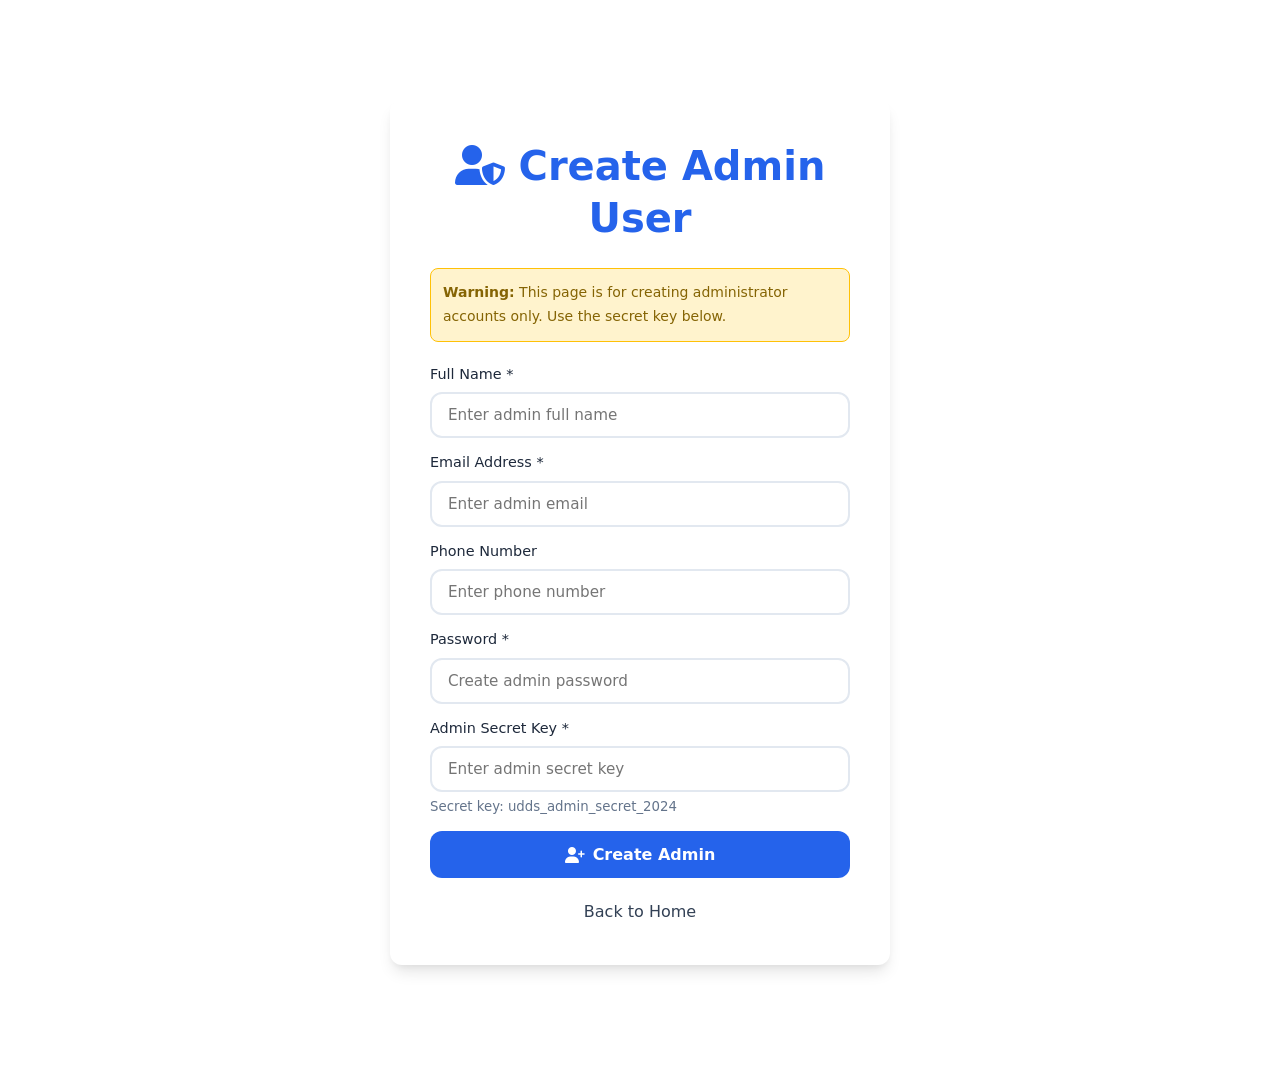
<file: web/admin-create.html>
<!DOCTYPE html>
<html lang="en">
<head>
    <meta charset="UTF-8">
    <meta name="viewport" content="width=device-width, initial-scale=1.0">
    <title>Create Admin User - Ultimate Defensive Driving School</title>
    <link rel="stylesheet" href="css/styles.css">
    <link rel="stylesheet" href="fonts/css/all.min.css">
    <style>
        .admin-create-container {
            max-width: 500px;
            margin: 100px auto;
            padding: 40px;
            background: var(--white);
            border-radius: 12px;
            box-shadow: var(--shadow-lg);
        }
        .admin-create-container h2 {
            text-align: center;
            margin-bottom: 24px;
            color: var(--primary-color);
        }
        .secret-key {
            font-family: monospace;
            background: #f5f5f5;
            padding: 8px 12px;
            border-radius: 4px;
            font-size: 14px;
        }
        .warning {
            background: #fff3cd;
            border: 1px solid #ffc107;
            color: #856404;
            padding: 12px;
            border-radius: 8px;
            margin-bottom: 20px;
            font-size: 14px;
        }
    </style>
</head>
<body>
    <div class="container">
        <div class="admin-create-container">
            <h2><i class="fas fa-user-shield"></i> Create Admin User</h2>
            
            <div class="warning">
                <strong>Warning:</strong> This page is for creating administrator accounts only. Use the secret key below.
            </div>
            
            <form id="admin-form" onsubmit="handleAdminCreate(event)">
                <div class="form-group">
                    <label for="full-name">Full Name *</label>
                    <input type="text" id="full-name" name="full_name" required placeholder="Enter admin full name">
                </div>
                
                <div class="form-group">
                    <label for="email">Email Address *</label>
                    <input type="email" id="email" name="email" required placeholder="Enter admin email">
                </div>
                
                <div class="form-group">
                    <label for="phone">Phone Number</label>
                    <input type="tel" id="phone" name="phone" placeholder="Enter phone number">
                </div>
                
                <div class="form-group">
                    <label for="password">Password *</label>
                    <input type="password" id="password" name="password" required placeholder="Create admin password">
                </div>
                
                <div class="form-group">
                    <label for="admin-key">Admin Secret Key *</label>
                    <input type="text" id="admin-key" name="admin_key" class="secret-key" required placeholder="Enter admin secret key">
                    <small style="color: var(--text-light);">Secret key: udds_admin_secret_2024</small>
                </div>
                
                <button type="submit" class="btn btn-primary btn-block btn-large">
                    <i class="fas fa-user-plus"></i>
                    Create Admin
                </button>
            </form>
            
            <div id="message" style="margin-top: 20px; text-align: center;"></div>
            
            <p style="text-align: center; margin-top: 20px;">
                <a href="index.html">Back to Home</a>
            </p>
        </div>
    </div>

    <script>
        async function handleAdminCreate(e) {
            e.preventDefault();
            
            const form = e.target;
            const submitBtn = form.querySelector('button[type="submit"]');
            const originalText = submitBtn.innerHTML;
            const messageDiv = document.getElementById('message');
            
            submitBtn.innerHTML = '<i class="fas fa-spinner fa-spin"></i> Creating...';
            submitBtn.disabled = true;
            messageDiv.innerHTML = '';
            
            try {
                const formData = {
                    full_name: form.full_name.value,
                    email: form.email.value,
                    phone: form.phone.value,
                    password: form.password.value,
                    admin_key: form.admin_key.value
                };
                
                const response = await fetch('/api/auth/create-admin', {
                    method: 'POST',
                    headers: {
                        'Content-Type': 'application/x-www-form-urlencoded'
                    },
                    body: new URLSearchParams(formData)
                });
                
                const data = await response.json();
                
                if (data.success) {
                    messageDiv.innerHTML = '<div class="alert alert-success">Admin created successfully! <a href="login.html">Login here</a></div>';
                    form.reset();
                } else {
                    messageDiv.innerHTML = '<div class="alert alert-danger">' + data.error + '</div>';
                }
            } catch (error) {
                messageDiv.innerHTML = '<div class="alert alert-danger">Error: ' + error.message + '</div>';
            } finally {
                submitBtn.innerHTML = originalText;
                submitBtn.disabled = false;
            }
        }
    </script>
</body>
</html>
</file>
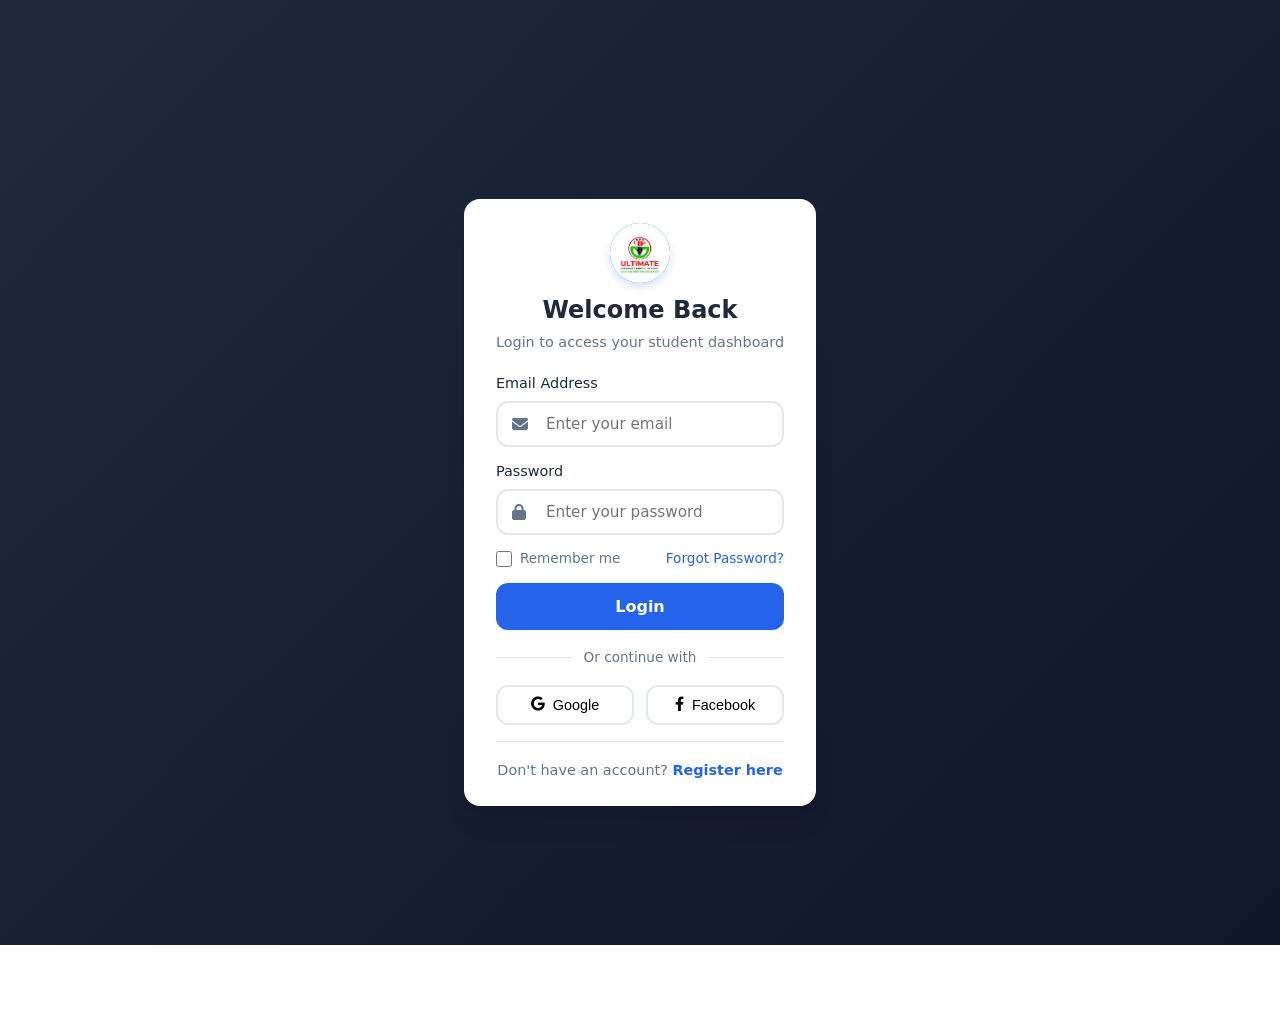
<file: web/dashboard.html>
<!DOCTYPE html>
<html lang="en">
<head>
    <meta charset="UTF-8">
    <meta name="viewport" content="width=device-width, initial-scale=1.0">
    <title>My Dashboard - Ultimate Defensive Driving School</title>
    <link rel="stylesheet" href="css/styles.css">
    <link rel="stylesheet" href="fonts/css/all.min.css">
    <script src="js/api-endpoints.js"></script>
    <style>
        /* Logo styles */
        @keyframes slideIn {
            from { transform: translateX(100%); opacity: 0; }
            to { transform: translateX(0); opacity: 1; }
        }
        @keyframes slideOut {
            from { transform: translateX(0); opacity: 1; }
            to { transform: translateX(100%); opacity: 0; }
        }
        /* Logo styles */
        .logo-container {
            display: flex;
            align-items: center;
            gap: 15px;
        }
        .logo-text {
            display: flex;
            flex-direction: column;
        }
        .school-name {
            font-size: 1.2rem;
            font-weight: 700;
            color: #fff;
            line-height: 1.2;
            text-transform: uppercase;
        }
        .school-subname {
            font-size: 0.65rem;
            font-weight: 500;
            color: rgba(255,255,255,0.9);
            text-transform: uppercase;
            letter-spacing: 1px;
        }
        
        /* Dashboard Mobile Styles */
        @media (max-width: 992px) {
            .dashboard-grid {
                grid-template-columns: 1fr !important;
            }
            .sidebar {
                position: fixed;
                left: -280px;
                top: 70px;
                width: 280px;
                height: calc(100vh - 70px);
                background: var(--white);
                z-index: 1000;
                transition: left 0.3s ease;
                box-shadow: 4px 0 15px rgba(0,0,0,0.1);
                overflow-y: auto;
            }
            .sidebar.mobile-open {
                left: 0;
            }
            .sidebar-overlay {
                display: none;
                position: fixed;
                top: 70px;
                left: 0;
                width: 100%;
                height: calc(100vh - 70px);
                background: rgba(0,0,0,0.5);
                z-index: 999;
            }
            .sidebar-overlay.show {
                display: block;
            }
            .sidebar-menu {
                padding: 20px 0;
            }
            .sidebar-menu li a {
                padding: 12px 24px;
            }
            .dashboard-content {
                padding-left: 0 !important;
            }
            .sidebar-toggle-btn {
                display: flex !important;
            }
        }
        
        @media (max-width: 768px) {
            .logo-container {
                flex-direction: row;
                justify-content: space-between;
                align-items: center;
                gap: 10px;
            }
            .logo-text {
                display: flex;
                flex-direction: column;
                flex: 1;
                text-align: left;
            }
            .school-name {
                font-size: 1rem;
            }
            .school-subname {
                font-size: 0.6rem;
            }
            .dashboard {
                padding-top: 80px !important;
            }
            .dashboard-header {
                text-align: center;
                margin-bottom: 24px;
            }
            .dashboard-header h1 {
                font-size: 1.5rem;
            }
            .stats-grid {
                grid-template-columns: 1fr 1fr !important;
                gap: 12px;
            }
            .stat-card {
                padding: 16px 12px;
                text-align: center;
            }
            .stat-card h3 {
                font-size: 1.5rem !important;
                margin-bottom: 4px;
            }
            .stat-card p {
                font-size: 0.75rem;
            }
            /* Application Card Mobile Styles */
            .course-card {
                padding: 16px !important;
            }
            .course-card h3 {
                font-size: 1.1rem !important;
            }
            /* Modal Mobile Styles */
            .modal.show {
                padding: 16px;
                align-items: flex-start;
            }
            .modal-content {
                max-width: 100%;
                max-height: calc(100vh - 32px);
                overflow-y: auto;
            }
            .modal-header {
                padding: 16px;
            }
            .modal-header h3 {
                font-size: 1.1rem;
            }
            #profile-form {
                padding: 16px !important;
            }
            #my-application-form {
                padding: 16px !important;
            }
            /* Form Mobile Styles */
            .form-row {
                flex-direction: column;
            }
            .form-group {
                margin-bottom: 12px;
            }
            /* Section Headers */
            h2 {
                font-size: 1.25rem;
                margin-bottom: 16px;
            }
            /* Footer Mobile */
            .footer-bottom {
                flex-direction: column;
                gap: 12px;
                text-align: center;
            }
        }
        
        @media (max-width: 480px) {
            .stats-grid {
                grid-template-columns: 1fr !important;
            }
            .nav-links {
                display: none;
            }
            .mobile-menu-btn {
                display: flex;
            }
            .course-card > div:first-child {
                flex-direction: column;
                gap: 12px;
            }
            .course-card .status-badge {
                align-self: flex-start;
            }
        }
        
        .sidebar-toggle-btn {
            display: none;
            position: fixed;
            bottom: 20px;
            right: 20px;
            width: 50px;
            height: 50px;
            border-radius: 50%;
            background: var(--primary-color);
            color: white;
            border: none;
            box-shadow: 0 4px 12px rgba(0,0,0,0.2);
            z-index: 1001;
            cursor: pointer;
            align-items: center;
            justify-content: center;
            font-size: 20px;
        }
        
        .btn-small {
            padding: 8px 16px;
            font-size: 13px;
        }
        
        .modal {
            display: none;
            position: fixed;
            top: 0;
            left: 0;
            width: 100%;
            height: 100%;
            background: rgba(0, 0, 0, 0.8);
            z-index: 1000;
            overflow-y: auto;
        }
        .modal.show {
            display: flex;
            align-items: flex-start;
            justify-content: center;
            padding-top: 60px;
        }
        .modal-content {
            background: var(--white);
            border-radius: 0;
            width: 100%;
            max-width: 700px;
            min-height: 100vh;
            box-shadow: none;
        }
        .modal-header {
            padding: 24px 32px;
            border-bottom: 1px solid #e2e8f0;
            display: flex;
            justify-content: space-between;
            align-items: center;
            background: var(--primary-color);
            color: var(--white);
        }
        .modal-header h3 {
            margin: 0;
            color: var(--white);
            font-size: 1.5rem;
        }
        .modal-close {
            background: rgba(255, 255, 255, 0.2);
            border: none;
            font-size: 28px;
            cursor: pointer;
            color: var(--white);
            width: 44px;
            height: 44px;
            border-radius: 8px;
            display: flex;
            align-items: center;
            justify-content: center;
        }
        .modal-close:hover {
            background: rgba(255, 255, 255, 0.3);
        }
        #profile-form {
            padding: 32px;
        }
        #profile-form .form-group {
            margin-bottom: 24px;
        }
        #profile-form label {
            display: block;
            margin-bottom: 10px;
            font-weight: 600;
            color: var(--text-color);
            font-size: 15px;
        }
        #profile-form input {
            width: 100%;
            padding: 16px 20px;
            border: 1px solid #e2e8f0;
            border-radius: 10px;
            font-size: 16px;
            transition: border-color 0.2s, box-shadow 0.2s;
        }
        #profile-form input:focus {
            outline: none;
            border-color: var(--primary-color);
            box-shadow: 0 0 0 4px rgba(37, 99, 235, 0.1);
        }
    </style>
</head>
<body>
    <!-- Navigation -->
    <nav class="navbar">
        <div class="container">
            <div class="logo-container">
                <a href="index.html" class="logo">
                    <img src="logo/UDDS LOGO.jpg" alt="Ultimate Defensive Driving School Logo" class="logo-image">
                </a>
                <div class="logo-text">
                    <span class="school-name">ULTIMATE DEFENSIVE</span>
                    <span class="school-subname">DRIVING SCHOOL & COMPUTER COLLEGE</span>
                </div>
            </div>
            <ul class="nav-links">
                <li><a href="index.html">Home</a></li>
                <li><a href="courses.html">Courses</a></li>
                <li><a href="index.html#about">About</a></li>
                <li><a href="index.html#contact">Contact</a></li>
                <li><a href="dashboard.html" class="active btn-login">Dashboard</a></li>
                <li><a href="#" onclick="auth.logout(); return false;" class="btn-login" style="background: var(--secondary-color);">Logout</a></li>
            </ul>
            <button class="mobile-menu-btn" onclick="toggleMobileMenu()" aria-label="Toggle menu">
                <span></span>
                <span></span>
                <span></span>
            </button>
        </div>
    </nav>

    <div class="sidebar-overlay" onclick="closeSidebar()"></div>
    <button class="sidebar-toggle-btn" onclick="toggleSidebar()" title="Toggle Menu">
        <i class="fas fa-bars"></i>
    </button>

    <!-- Dashboard Section -->
    <section class="dashboard" data-tab="dashboard">
        <div class="container">
            <div class="dashboard-header">
                <h1 id="welcome-message">My Dashboard</h1>
                <p>Manage your applications and track your progress</p>
            </div>
            
            <div class="dashboard-grid">
                <aside class="sidebar">
                    <div style="text-align: center; padding-bottom: 20px; border-bottom: 1px solid #e2e8f0; margin-bottom: 20px;">
                        <div style="width: 80px; height: 80px; background: linear-gradient(135deg, var(--primary-color), var(--primary-dark)); border-radius: 50%; display: flex; align-items: center; justify-content: center; margin: 0 auto 12px; color: var(--white); font-size: 2rem; font-weight: 700;" id="user-avatar">U</div>
                        <h4 id="user-name" style="margin-bottom: 4px;">User Name</h4>
                        <p id="user-email" style="font-size: 0.85rem; color: var(--text-light);">user@email.com</p>
                    </div>
                    <ul class="sidebar-menu">
                        <li><a href="#" class="active" onclick="showDashboardSection()"><i class="fas fa-tachometer-alt"></i> Dashboard</a></li>
                        <li><a href="courses.html"><i class="fas fa-book"></i> Browse Courses</a></li>
                        <li><a href="apply.html"><i class="fas fa-edit"></i> New Application</a></li>
                        <li><a href="#" onclick="showStudentSection('applications')"><i class="fas fa-file-alt"></i> My Applications</a></li>
                        <li><a href="#" onclick="showStudentSection('enrollments')"><i class="fas fa-user-graduate"></i> My Course Enrollments</a></li>
                        <li><a href="#" onclick="showStudentSection('my-fees')"><i class="fas fa-money-bill-wave"></i> My Fees Details</a></li>
                        <li><a href="#" onclick="showStudentSection('attendance')"><i class="fas fa-clipboard-check"></i> My Attendance Records</a></li>
                        <li><a href="#" onclick="showStudentSection('profile')"><i class="fas fa-user-edit"></i> Update Profile</a></li>
                        <li><a href="#" onclick="auth.logout(); return false;"><i class="fas fa-sign-out-alt"></i> Logout</a></li>
                    </ul>
                </aside>
                
                <main class="dashboard-content">
                    <div class="stats-grid">
                        <div class="stat-card">
                            <h3 id="total-applications">0</h3>
                            <p>Total Applications</p>
                        </div>
                        <div class="stat-card" style="background: linear-gradient(135deg, var(--secondary-color), #d97706);">
                            <h3 id="pending-applications">0</h3>
                            <p>Pending</p>
                        </div>
                        <div class="stat-card" style="background: linear-gradient(135deg, var(--accent-color), #059669);">
                            <h3 id="approved-applications">0</h3>
                            <p>Approved</p>
                        </div>
                    </div>
                    
                    <!-- My Applications Section -->
                    <div id="section-applications" style="display: none;">
                        <h2 style="margin-bottom: 20px;">My Applications</h2>
                        <div class="stats-grid" style="margin-bottom: 30px;">
                            <div class="stat-card">
                                <h3 id="my-total-applications">0</h3>
                                <p>Total Applications</p>
                            </div>
                            <div class="stat-card" style="background: linear-gradient(135deg, var(--secondary-color), #d97706);">
                                <h3 id="my-pending-applications">0</h3>
                                <p>Pending</p>
                            </div>
                            <div class="stat-card" style="background: linear-gradient(135deg, var(--accent-color), #059669);">
                                <h3 id="my-approved-applications">0</h3>
                                <p>Approved</p>
                            </div>
                        </div>
                        <div id="my-applications">
                            <div class="course-card" style="text-align: center; padding: 60px 20px;">
                                <div class="course-loader"></div>
                                <p style="margin-top: 16px; color: var(--text-light);">Loading your applications...</p>
                            </div>
                        </div>
                    </div>
                    
                    <!-- My Fees Section (Read-only) -->
                    <div id="section-my-fees" style="display: none;">
                        <h2 style="margin-bottom: 20px;">My Fees Details</h2>
                        <div class="stats-grid" style="margin-bottom: 30px;">
                            <div class="stat-card">
                                <h3 id="my-total-fees">0</h3>
                                <p>Total School Fees</p>
                            </div>
                            <div class="stat-card" style="background: linear-gradient(135deg, #10b981, #059669);">
                                <h3 id="my-fees-paid">0</h3>
                                <p>Amount Paid</p>
                            </div>
                            <div class="stat-card" style="background: linear-gradient(135deg, #ef4444, #dc2626);">
                                <h3 id="my-fees-balance">0</h3>
                                <p>Balance Due</p>
                            </div>
                            <div class="stat-card">
                                <h3 id="my-payment-status">-</h3>
                                <p>Payment Status</p>
                            </div>
                        </div>
                        
                        <div class="course-card" style="margin-bottom: 24px;">
                            <h4 style="margin-bottom: 16px; color: var(--primary-color);"><i class="fas fa-info-circle"></i> How to Pay via M-Pesa</h4>
                            <div style="background: #f8fafc; padding: 20px; border-radius: 8px;">
                                <p style="margin-bottom: 12px;"><strong>Step 1:</strong> Go to M-Pesa on your phone</p>
                                <p style="margin-bottom: 12px;"><strong>Step 2:</strong> Select <strong>Lipa na M-Pesa</strong> then <strong>Pay Bill</strong></p>
                                <p style="margin-bottom: 12px;"><strong>Step 3:</strong> Enter Business Number: <strong style="color: var(--primary-color); font-size: 1.2em;">4108993</strong></p>
                                <p style="margin-bottom: 12px;"><strong>Step 4:</strong> Enter Account Number: <strong style="color: var(--primary-color);">UDDS</strong> followed by your phone number</p>
                                <p style="margin-bottom: 12px;"><strong>Example:</strong> UDDS254712345678</p>
                                <p style="margin-bottom: 12px;"><strong>Step 5:</strong> Enter amount and confirm</p>
                                <p style="margin-bottom: 8px;"><strong>Step 6:</strong> Paste the M-Pesa confirmation message below</p>
                            </div>
                        </div>
                        
                        <!-- STK Push Form -->
                        <div class="course-card" style="margin-bottom: 24px;">
                            <h4 style="margin-bottom: 16px; color: var(--primary-color);"><i class="fas fa-mobile-alt"></i> Quick Payment via STK Push</h4>
                            <form id="stk-push-form" onsubmit="handleStkPush(event)">
                                <div class="form-row">
                                    <div class="form-group">
                                        <label for="stk-phone">Phone Number</label>
                                        <input type="tel" id="stk-phone-dashboard" name="phone" placeholder="254712345678" required>
                                    </div>
                                    <div class="form-group">
                                        <label for="stk-amount">Amount (KSh)</label>
                                        <input type="number" id="stk-amount-dashboard" name="amount" placeholder="1000" min="1" required>
                                    </div>
                                </div>
                                <button type="submit" class="btn btn-primary">
                                    <i class="fas fa-paper-plane"></i> Send STK Push
                                </button>
                            </form>
                        </div>
                        
                        <div class="course-card">
                            <h4 style="margin-bottom: 16px; color: var(--primary-color);"><i class="fas fa-comment-alt"></i> Submit M-Pesa Message</h4>
                            <form id="mpesa-message-form" onsubmit="handleMpesaSubmit(event)">
                                <div class="form-group">
                                    <label for="mpesa-message">M-Pesa Confirmation Message</label>
                                    <textarea id="mpesa-message" name="message" rows="4" placeholder="Paste your M-Pesa confirmation message here..."></textarea>
                                    <small style="color: var(--text-light);">Include the transaction ID, amount, and date from your M-Pesa message</small>
                                </div>
                                <button type="submit" class="btn btn-primary">
                                    <i class="fas fa-paper-plane"></i> Submit Message
                                </button>
                            </form>
                        </div>
                        
                        <h3 style="margin: 30px 0 20px;">My M-Pesa Transactions</h3>
                        <div id="my-mpesa-transactions">
                            <div class="course-card" style="text-align: center; padding: 40px 20px;">
                                <div class="course-loader"></div>
                                <p style="margin-top: 16px; color: var(--text-light);">Loading transactions...</p>
                            </div>
                        </div>
                    </div>
                    
                    <!-- Attendance Section -->
                    <div id="section-attendance" style="display: none;">
                        <h2 style="margin-bottom: 20px;">My Attendance Records</h2>
                        <div class="stats-grid" style="margin-bottom: 30px;">
                            <div class="stat-card">
                                <h3 id="total-attendance">0</h3>
                                <p>Total Sessions</p>
                            </div>
                            <div class="stat-card" style="background: linear-gradient(135deg, #10b981, #059669);">
                                <h3 id="present-attendance">0</h3>
                                <p>Present</p>
                            </div>
                            <div class="stat-card" style="background: linear-gradient(135deg, #ef4444, #dc2626);">
                                <h3 id="absent-attendance">0</h3>
                                <p>Absent</p>
                            </div>
                        </div>
                        
                        <div class="course-card">
                            <h4 style="margin-bottom: 16px; color: var(--primary-color);"><i class="fas fa-filter"></i> Filter Attendance</h4>
                            <div class="form-row">
                                <div class="form-group">
                                    <label for="attendance-date">Date</label>
                                    <input type="date" id="attendance-date" onchange="loadAttendance()">
                                </div>
                                <div class="form-group">
                                    <label for="attendance-course">Course</label>
                                    <select id="attendance-course" onchange="loadAttendance()">
                                        <option value="">All Courses</option>
                                    </select>
                                </div>
                            </div>
                        </div>
                        
                        <h3 style="margin: 30px 0 20px;">Attendance Records</h3>
                        <div id="attendance-records">
                            <div class="course-card" style="text-align: center; padding: 40px 20px;">
                                <div class="course-loader"></div>
                                <p style="margin-top: 16px; color: var(--text-light);">Loading attendance records...</p>
                            </div>
                        </div>
                    </div>
                    
                    <!-- Profile Section -->
                    <div id="section-profile" style="display: none;">
                        <h2 style="margin-bottom: 20px;">Login Details</h2>
                        <div class="course-card">
                            <h4 style="margin-bottom: 16px; color: var(--primary-color);"><i class="fas fa-key"></i> Update Login Credentials</h4>
                            <form id="profile-login-form">
                                <div class="form-group">
                                    <label for="profile-email">Email Address</label>
                                    <input type="email" id="profile-email" required>
                                </div>
                                <div class="form-group">
                                    <label for="profile-phone">Phone Number</label>
                                    <input type="tel" id="profile-phone">
                                </div>
                                <div class="form-group">
                                    <label for="profile-password">New Password (leave blank to keep current)</label>
                                    <input type="password" id="profile-password" autocomplete="new-password" placeholder="Enter new password">
                                </div>
                                <p style="margin: 16px 0; color: var(--text-light); font-size: 0.9rem;">
                                    <i class="fas fa-info-circle"></i> Leave password field empty if you don't want to change your password.
                                </p>
                                <button type="button" class="btn btn-primary" onclick="saveLoginDetails()" style="margin-top: 20px;">
                                    <i class="fas fa-save"></i> Save Changes
                                </button>
                            </form>
                        </div>
                    </div>
                    <!-- Enrollment Section -->
                    <div id="section-enrollments" style="display: none;">
                        <h2 style="margin-bottom: 20px;">My Course Enrollments</h2>
                        <div class="stats-grid" style="margin-bottom: 30px;">
                            <div class="stat-card">
                                <h3 id="total-enrollments">0</h3>
                                <p>Total Enrollments</p>
                            </div>
                            <div class="stat-card" style="background: linear-gradient(135deg, var(--secondary-color), #d97706);">
                                <h3 id="active-enrollments">0</h3>
                                <p>Active</p>
                            </div>
                            <div class="stat-card" style="background: linear-gradient(135deg, var(--accent-color), #059669);">
                                <h3 id="completed-enrollments">0</h3>
                                <p>Completed</p>
                            </div>
                        </div>
                        
                        <div class="course-card" style="margin-bottom: 24px;">
                            <h4 style="margin-bottom: 16px; color: var(--primary-color);"><i class="fas fa-filter"></i> Filter Enrollments</h4>
                            <div class="form-row">
                                <div class="form-group">
                                    <label for="enrollment-course">Course</label>
                                    <select id="enrollment-course" onchange="loadEnrollments()">
                                        <option value="">All Courses</option>
                                    </select>
                                </div>
                                <div class="form-group">
                                    <label for="enrollment-date">Enrollment Date</label>
                                    <input type="date" id="enrollment-date" onchange="loadEnrollments()">
                                </div>
                                <div class="form-group">
                                    <label for="enrollment-status">Status</label>
                                    <select id="enrollment-status" onchange="loadEnrollments()">
                                        <option value="">All Statuses</option>
                                        <option value="enrolled">Enrolled</option>
                                        <option value="active">Active</option>
                                        <option value="completed">Completed</option>
                                        <option value="dropped">Dropped</option>
                                        <option value="suspended">Suspended</option>
                                    </select>
                                </div>
                            </div>
                        </div>
                        
                        <div id="enrollment-records">
                            <div class="course-card" style="text-align: center; padding: 40px 20px;">
                                <div class="course-loader"></div>
                                <p style="margin-top: 16px; color: var(--text-light);">Loading enrollments...</p>
                            </div>
                        </div>
                    </div>
                </main>
            </div>
        </div>
    </section>

    <!-- Profile Update Modal -->
    <div id="profile-modal" class="modal">
        <div class="modal-content">
            <div class="modal-header">
                <h3><i class="fas fa-user-edit"></i> Update Profile</h3>
                <button class="modal-close" onclick="closeProfileModal()">&times;</button>
            </div>
            <form id="profile-form" onsubmit="handleProfileUpdate(event)">
                <div class="form-group">
                    <label for="profile-full_name">Full Name *</label>
                    <input type="text" id="profile-full_name" name="full_name" required placeholder="Enter your full name">
                </div>
                <div class="form-group">
                    <label for="profile-email">Email Address *</label>
                    <input type="email" id="profile-email" name="email" required placeholder="Enter your email">
                </div>
                <div class="form-group">
                    <label for="profile-phone">Phone Number *</label>
                    <input type="tel" id="profile-phone" name="phone" required placeholder="Enter your phone number">
                </div>
                <div class="form-group">
                    <label for="profile-password">New Password (leave blank to keep current)</label>
                    <input type="password" id="profile-password" name="password" placeholder="Enter new password">
                </div>
                <div style="display: flex; gap: 12px; margin-top: 20px;">
                    <button type="button" class="btn btn-outline" style="flex: 1;" onclick="closeProfileModal()">Cancel</button>
                    <button type="submit" class="btn btn-primary" style="flex: 1;">Save Changes</button>
                </div>
            </form>
        </div>
    </div>

    <!-- My Application Edit Modal -->
    <div id="my-application-modal" class="modal">
        <div class="modal-content" style="max-width: 800px;">
            <div class="modal-header">
                <h3><i class="fas fa-edit"></i> Edit Application</h3>
                <button class="modal-close" onclick="closeMyApplicationModal()">&times;</button>
            </div>
            
            <!-- Tab Navigation -->
            <div style="display: flex; border-bottom: 2px solid #e5e7eb; margin-bottom: 20px;">
                <button type="button" class="tab-btn active" onclick="switchMyAppTab('personal')" data-tab="personal" style="
                    padding: 12px 24px; border: none; background: none; cursor: pointer; font-size: 14px; font-weight: 500;
                    color: var(--primary-color); border-bottom: 2px solid var(--primary-color); margin-bottom: -2px;">
                    <i class="fas fa-user"></i> Personal Information
                </button>
                <button type="button" class="tab-btn" onclick="switchMyAppTab('course')" data-tab="course" style="
                    padding: 12px 24px; border: none; background: none; cursor: pointer; font-size: 14px; font-weight: 500;
                    color: var(--text-light); border-bottom: 2px solid transparent; margin-bottom: -2px;">
                    <i class="fas fa-book"></i> Course Information
                </button>
                <button type="button" class="tab-btn" onclick="switchMyAppTab('emergency')" data-tab="emergency" style="
                    padding: 12px 24px; border: none; background: none; cursor: pointer; font-size: 14px; font-weight: 500;
                    color: var(--text-light); border-bottom: 2px solid transparent; margin-bottom: -2px;">
                    <i class="fas fa-phone-alt"></i> Emergency Contact
                </button>
            </div>
            
            <form id="my-application-form" onsubmit="handleMyApplicationSubmit(event)" style="padding: 0 32px 32px;">
                <input type="hidden" id="my-application-id" name="application_id">
                
                <!-- Personal Information Tab -->
                <div id="my-app-tab-personal" class="tab-content">
                    <div class="form-row">
                        <div class="form-group">
                            <label for="my-app-firstname">First Name *</label>
                            <input type="text" id="my-app-firstname" name="first_name" required>
                        </div>
                        <div class="form-group">
                            <label for="my-app-lastname">Last Name *</label>
                            <input type="text" id="my-app-lastname" name="last_name" required>
                        </div>
                    </div>
                    <div class="form-row">
                        <div class="form-group">
                            <label for="my-app-email">Email *</label>
                            <input type="email" id="my-app-email" name="email" required>
                        </div>
                        <div class="form-group">
                            <label for="my-app-phone">Phone *</label>
                            <input type="text" id="my-app-phone" name="phone" required>
                        </div>
                    </div>
                    <div class="form-row">
                        <div class="form-group">
                            <label for="my-app-dob">Date of Birth</label>
                            <input type="date" id="my-app-dob" name="date_of_birth">
                        </div>
                        <div class="form-group">
                            <label for="my-app-idnumber">ID Number</label>
                            <input type="text" id="my-app-idnumber" name="id_number">
                        </div>
                    </div>
                    <div class="form-group">
                        <label for="my-app-address">Address</label>
                        <textarea id="my-app-address" name="address" rows="2"></textarea>
                    </div>
                    <div class="form-row">
                        <div class="form-group">
                            <label for="my-app-city">City</label>
                            <input type="text" id="my-app-city" name="city">
                        </div>
                        <div class="form-group">
                            <label for="my-app-postalcode">Postal Code</label>
                            <input type="text" id="my-app-postalcode" name="postal_code">
                        </div>
                    </div>
                </div>
                
                <!-- Course Information Tab -->
                <div id="my-app-tab-course" class="tab-content" style="display: none;">
                    <div class="form-row">
                        <div class="form-group">
                            <label for="my-app-licensetype">License Type</label>
                            <select id="my-app-licensetype" name="license_type">
                                <option value="Class B">Class B</option>
                                <option value="Class C">Class C</option>
                                <option value="Class D">Class D</option>
                                <option value="Motorcycle">Motorcycle</option>
                            </select>
                        </div>
                        <div class="form-group">
                            <label for="my-app-drivingcourse">Driving Course</label>
                            <select id="my-app-drivingcourse" name="driving_course" onchange="calculateMyFees()">
                                <option value="">-- Select Driving Course --</option>
                                <option value="Class B License">Class B License - KSh 15,000</option>
                                <option value="Class C License">Class C License - KSh 20,000</option>
                                <option value="Class D License">Class D License - KSh 25,000</option>
                                <option value="Motorcycle Training">Motorcycle Training - KSh 12,000</option>
                                <option value="Defensive Driving">Defensive Driving - KSh 10,000</option>
                                <option value="Refresher Course">Refresher Course - KSh 8,000</option>
                            </select>
                        </div>
                    </div>
                    <div class="form-row">
                        <div class="form-group">
                            <label for="my-app-computercourse">Certification Course</label>
                            <select id="my-app-computercourse" name="computer_course" onchange="calculateMyFees()">
                                <option value="">-- Select Certification Course --</option>
                                <option value="Computer Basics">Computer Basics - KSh 5,000</option>
                                <option value="Computer Accounting">Computer Accounting - KSh 10,000</option>
                                <option value="Computer Secretarial">Computer Secretarial - KSh 8,000</option>
                                <option value="Graphic Design">Graphic Design - KSh 12,000</option>
                                <option value="Computer Programming">Computer Programming - KSh 25,000</option>
                                <option value="SPSS">SPSS - KSh 7,500</option>
                            </select>
                        </div>
                        <div class="form-group">
                            <label>Total School Fees</label>
                            <div id="my-app-school-fees-display" style="padding: 10px; background: #f3f4f6; border-radius: 6px; font-weight: bold; font-size: 1.1em; color: var(--primary-color);">KSh 0.00</div>
                        </div>
                    </div>
                    <div class="form-row">
                        <div class="form-group">
                            <label for="my-app-transmission">Transmission</label>
                            <select id="my-app-transmission" name="transmission">
                                <option value="">Select</option>
                                <option value="Automatic">Automatic</option>
                                <option value="Manual">Manual</option>
                                <option value="Both">Both</option>
                            </select>
                        </div>
                        <div class="form-group">
                            <label for="my-app-location">Training Location</label>
                            <select id="my-app-location" name="location">
                                <option value="">-- Select Location --</option>
                            </select>
                        </div>
                    </div>
                    <div class="form-group">
                        <label for="my-app-schedule">Preferred Start Date</label>
                        <input type="date" id="my-app-schedule" name="preferred_start">
                    </div>
                    <div class="form-group">
                        <label for="my-app-preferred-schedule">Preferred Schedule</label>
                        <select id="my-app-preferred-schedule" name="preferred_schedule">
                            <option value="">-- Select Schedule --</option>
                            <option value="Morning">Morning (8 AM - 12 PM)</option>
                            <option value="Afternoon">Afternoon (12 PM - 4 PM)</option>
                            <option value="Evening">Evening (4 PM - 8 PM)</option>
                            <option value="Weekend">Weekend</option>
                        </select>
                    </div>
                </div>
                
                <!-- Emergency Contact Tab -->
                <div id="my-app-tab-emergency" class="tab-content" style="display: none;">
                    <div class="form-row">
                        <div class="form-group">
                            <label for="my-app-emergency-name">Contact Name</label>
                            <input type="text" id="my-app-emergency-name" name="emergency_contact_name">
                        </div>
                        <div class="form-group">
                            <label for="my-app-emergency-phone">Contact Phone</label>
                            <input type="text" id="my-app-emergency-phone" name="emergency_contact_phone">
                        </div>
                    </div>
                    <div class="form-row">
                        <div class="form-group">
                            <label for="my-app-emergency-relationship">Relationship</label>
                            <input type="text" id="my-app-emergency-relationship" name="emergency_contact_relation" placeholder="e.g., Parent, Spouse, Sibling">
                        </div>
                    </div>
                    <div class="form-group">
                        <label for="my-app-comments">Comments</label>
                        <textarea id="my-app-comments" name="comments" rows="3" placeholder="Any additional information..."></textarea>
                    </div>
                    <div class="form-group" style="display: flex; align-items: center;">
                        <input type="checkbox" id="my-app-experience" name="previous_driving_experience" style="width: auto; margin-right: 10px;">
                        <label for="my-app-experience" style="margin-bottom: 0; cursor: pointer;">Previous driving experience</label>
                    </div>
                </div>
                
                <div style="display: flex; gap: 12px; margin-top: 24px;">
                    <button type="button" class="btn btn-outline" style="flex: 1;" onclick="closeMyApplicationModal()">Cancel</button>
                    <button type="submit" class="btn btn-primary" style="flex: 1;"><i class="fas fa-save"></i> Save Changes</button>
                </div>
            </form>
        </div>
    </div>

    <!-- Footer -->
    <footer class="footer">
        <div class="container">
            <div class="footer-bottom">
                <p>&copy; 2026 Ultimate Defensive Driving School. All rights reserved.</p>
                <p class="designer">Designed with <i class="fas fa-heart"></i> for safe driving in Kenya</p>
            </div>
        </div>
    </footer>

    <script src="js/app.js"></script>
    <script>
        // Mobile menu toggle
        function toggleMobileMenu() {
            const navLinks = document.querySelector('.nav-links');
            const menuBtn = document.querySelector('.mobile-menu-btn');
            navLinks.classList.toggle('mobile-open');
            menuBtn.classList.toggle('active');
        }
        
        // Sidebar toggle for mobile
        function toggleSidebar() {
            const sidebar = document.querySelector('.sidebar');
            const overlay = document.querySelector('.sidebar-overlay');
            sidebar.classList.toggle('mobile-open');
            overlay.classList.toggle('show');
        }
        
        function closeSidebar() {
            const sidebar = document.querySelector('.sidebar');
            const overlay = document.querySelector('.sidebar-overlay');
            sidebar.classList.remove('mobile-open');
            overlay.classList.remove('show');
        }
        
        // Auth check - redirect to login if not authenticated
        function requireAuth(loginPage) {
            if (!auth.isLoggedIn()) {
                window.location.href = loginPage || 'login.html';
                return false;
            }
            return true;
        }

        document.addEventListener('DOMContentLoaded', async function() {
            if (!requireAuth('login.html')) return;
            
            const user = auth.getUser();
            if (user) {
                // Redirect admin users to admin panel
                if (user.role === 'admin') {
                    window.location.href = 'admin.html';
                    return;
                }
                
                // Redirect staff users to staff dashboard
                if (user.role === 'staff') {
                    window.location.href = 'staff.html';
                    return;
                }
                
                document.getElementById('welcome-message').textContent = 
                    user.full_name ? `${user.full_name.split(' ')[0]}'s Dashboard` : 'My Dashboard';
                
                document.getElementById('user-name').textContent = user.full_name || 'Student';
                document.getElementById('user-email').textContent = user.email || '';
                
                const initials = user.full_name ? user.full_name.split(' ').map(n => n[0]).join('').toUpperCase().substring(0, 2) : 'U';
                document.getElementById('user-avatar').textContent = initials;
            }
            
            // Check for last visited section in localStorage
            const lastSection = localStorage.getItem('lastStudentSection');
            if (lastSection && lastSection !== 'dashboard') {
                // Show last visited section instead of default
                await showStudentSection(lastSection, false);
            } else {
                // Show dashboard view and update stats
                await loadUserApplications();
                updateStats();
            }
            
            // Highlight active nav link
            const currentPage = window.location.pathname.split('/').pop() || 'dashboard.html';
            const navLinks = document.querySelectorAll('.nav-links a:not(.btn-login)');
            navLinks.forEach(link => {
                const href = link.getAttribute('href');
                if (href === currentPage || (currentPage === '' && href === 'index.html')) {
                    link.classList.add('active');
                }
            });
        });
        
        // Show default dashboard section
        function showDashboardSection() {
            // Clear saved section
            localStorage.setItem('lastStudentSection', 'dashboard');
            
            // Hide all sections first
            const allSections = [
                'section-enrollments',
                'section-my-fees',
                'section-attendance',
                'section-profile',
                'section-applications'
            ];
            
            allSections.forEach(id => {
                const el = document.getElementById(id);
                if (el) el.style.display = 'none';
            });
            
            // Show the main stats grid and my fees section
            const statsGrid = document.querySelector('.stats-grid');
            if (statsGrid) statsGrid.style.display = 'grid';
            
            document.getElementById('section-my-fees').style.display = 'block';
            
            // Update sidebar active state
            document.querySelectorAll('.sidebar-menu a').forEach(a => a.classList.remove('active'));
            document.querySelector('.sidebar-menu a[onclick*="showDashboardSection"]').classList.add('active');
        }
        
        // Show student section
        async function showStudentSection(section, saveToStorage = true) {
            // Save to localStorage for next visit
            if (saveToStorage !== false) {
                localStorage.setItem('lastStudentSection', section);
            }
            
            // Hide all sections first
            const allSections = [
                'section-enrollments',
                'section-my-fees',
                'section-attendance',
                'section-profile',
                'section-applications'
            ];
            
            allSections.forEach(id => {
                const el = document.getElementById(id);
                if (el) el.style.display = 'none';
            });
            
            // Also hide the main stats grid
            const statsGrid = document.querySelector('.stats-grid');
            if (statsGrid) statsGrid.style.display = 'none';
            
            // Update sidebar active state
            document.querySelectorAll('.sidebar-menu a').forEach(a => a.classList.remove('active'));
            
            if (section === 'dashboard') {
                document.querySelector('.stats-grid').style.display = 'grid';
                document.getElementById('section-my-fees').style.display = 'block';
                updateStats();
            } else if (section === 'applications') {
                // Show only applications section
                document.getElementById('section-applications').style.display = 'block';
                await loadUserApplications();
            } else if (section === 'enrollments') {
                document.getElementById('section-enrollments').style.display = 'block';
                await initEnrollmentSection();
            } else if (section === 'my-fees') {
                document.getElementById('section-my-fees').style.display = 'block';
                await loadMyFees();
                await loadMpesaTransactions();
            } else if (section === 'attendance') {
                document.getElementById('section-attendance').style.display = 'block';
                await initAttendanceSection();
            } else if (section === 'profile') {
                document.getElementById('section-profile').style.display = 'block';
                await initProfileSection();
            }
        }
        
        // Load my fees (read-only)
        async function loadMyFees() {
            try {
                const data = await applications.getMy();
                
                if (data.success && data.applications && data.applications.length > 0) {
                    // Calculate totals from all applications
                    let totalSchoolFees = 0;
                    let totalFeesPaid = 0;
                    
                    data.applications.forEach(app => {
                        totalSchoolFees += parseFloat(app.school_fees) || 0;
                        totalFeesPaid += parseFloat(app.fees_paid) || 0;
                    });
                    
                    const balance = totalSchoolFees - totalFeesPaid;
                    
                    // Determine overall payment status
                    let paymentStatus = 'unpaid';
                    if (totalFeesPaid >= totalSchoolFees && totalSchoolFees > 0) {
                        paymentStatus = 'paid';
                    } else if (totalFeesPaid > 0) {
                        paymentStatus = 'partial';
                    }
                    
                    document.getElementById('my-total-fees').textContent = formatNumber(totalSchoolFees);
                    document.getElementById('my-fees-paid').textContent = formatNumber(totalFeesPaid);
                    document.getElementById('my-fees-balance').textContent = formatNumber(balance);
                    
                    const statusEl = document.getElementById('my-payment-status');
                    if (paymentStatus === 'paid') {
                        statusEl.textContent = 'Fully Paid';
                        statusEl.style.color = '#10b981';
                    } else if (paymentStatus === 'partial') {
                        statusEl.textContent = 'Partial';
                        statusEl.style.color = '#f59e0b';
                    } else {
                        statusEl.textContent = 'Unpaid';
                        statusEl.style.color = '#ef4444';
                    }
                } else {
                    document.getElementById('my-total-fees').textContent = '0';
                    document.getElementById('my-fees-paid').textContent = '0';
                    document.getElementById('my-fees-balance').textContent = '0';
                    document.getElementById('my-payment-status').textContent = '-';
                }
            } catch (error) {
                console.error('Error loading fees:', error);
            }
        }
        
        // Load my Mpesa transactions (updated endpoint)
        async function loadMpesaTransactions() {
            const container = document.getElementById('my-mpesa-transactions');
            if (!container) return;
            
            container.innerHTML = '<div class="course-card" style="text-align: center; padding: 40px 20px;"><div class="course-loader"></div><p style="margin-top: 16px; color: var(--text-light);">Loading transactions...</p></div>';
            
            try {
                const response = await fetch('/api/mpesa/transactions', {
                    headers: {
                        'Authorization': 'Bearer ' + auth.getToken()
                    }
                });
                const data = await response.json();
                
                container.innerHTML = '';
                
                if (data.success && data.transactions && data.transactions.length > 0) {
                    let html = '<div class="table-container" style="overflow-x: auto;">';
                    html += '<table style="width: 100%; border-collapse: collapse;">';
                    html += '<thead><tr style="background: var(--primary-color); color: white;">';
                    html += '<th style="padding: 12px; text-align: left;">Date</th>';
                    html += '<th style="padding: 12px; text-align: left;">Transaction ID</th>';
                    html += '<th style="padding: 12px; text-align: left;">Phone</th>';
                    html += '<th style="padding: 12px; text-align: left;">Amount</th>';
                    html += '<th style="padding: 12px; text-align: left;">Status</th>';
                    html += '</tr></thead><tbody>';
                    
                    data.transactions.forEach(tx => {
                        const statusClass = tx.status === 'completed' ? '#10b981' : tx.status === 'failed' ? '#ef4444' : '#f59e0b';
                        const statusText = tx.status === 'completed' ? 'Completed' : tx.status === 'failed' ? 'Failed' : 'Pending';
                        
                        html += '<tr style="border-bottom: 1px solid #e2e8f0;">';
                        html += '<td style="padding: 12px;">' + formatDate(tx.created_at) + '</td>';
                        html += '<td style="padding: 12px;">' + (tx.transaction_id || tx.mpesa_receipt || '-') + '</td>';
                        html += '<td style="padding: 12px;">' + (tx.phone || '-') + '</td>';
                        html += '<td style="padding: 12px;">KSh ' + formatNumber(tx.amount || 0) + '</td>';
                        html += '<td style="padding: 12px;"><span style="background: ' + statusClass + '; color: white; padding: 4px 8px; border-radius: 4px; font-size: 12px;">' + statusText + '</span></td>';
                        html += '</tr>';
                    });
                    
                    html += '</tbody></table></div>';
                    container.innerHTML = html;
                } else {
                    container.innerHTML = `
                        <div class="course-card" style="text-align: center; padding: 40px 20px;">
                            <i class="fas fa-money-bill-alt" style="font-size: 36px; color: var(--text-light); margin-bottom: 12px;"></i>
                            <p style="color: var(--text-light);">No M-Pesa transactions yet.</p>
                            <p style="color: var(--text-light); font-size: 13px;">Submit your M-Pesa confirmation message or use STK Push above.</p>
                        </div>
                    `;
                }
            } catch (error) {
                console.error('Error loading Mpesa transactions:', error);
                container.innerHTML = '<p class="text-center" style="padding: 40px; color: var(--text-light);">Unable to load transactions: ' + error.message + '</p>';
            }
        }
        
        // Handle STK Push
        async function handleStkPush(e) {
            e.preventDefault();
            
            const form = e.target;
            const phone = form.phone.value;
            const amount = form.amount.value;
            
            const submitBtn = form.querySelector('button[type="submit"]');
            const originalText = submitBtn.innerHTML;
            submitBtn.innerHTML = '<i class="fas fa-spinner fa-spin"></i> Sending...';
            submitBtn.disabled = true;
            
            try {
                const response = await fetch('/api/mpesa/stkpush', {
                    method: 'POST',
                    headers: {
                        'Content-Type': 'application/x-www-form-urlencoded',
                        'Authorization': 'Bearer ' + auth.getToken()
                    },
                    body: new URLSearchParams({ phone, amount })
                });
                
                const data = await response.json();
                
                if (data.success) {
                    showToast('STK Push sent! Please check your phone and enter your M-Pesa PIN.', 'success');
                    form.reset();
                    setTimeout(loadMpesaTransactions, 3000);
                } else {
                    showToast('Failed to send STK Push: ' + (data.message || 'Unknown error'), 'error');
                }
            } catch (error) {
                showToast('Error sending STK Push: ' + error.message, 'error');
            } finally {
                submitBtn.innerHTML = originalText;
                submitBtn.disabled = false;
            }
        }
        
        // Handle Mpesa message submit (updated endpoint)
        async function handleMpesaSubmit(e) {
            e.preventDefault();
            
            const message = document.getElementById('mpesa-message').value.trim();
            if (!message) {
                showToast('Please paste your M-Pesa confirmation message.', 'warning');
                return;
            }
            
            try {
                const user = auth.getUser();
                const appData = await applications.getMy();
                
                if (!appData.success || !appData.applications || appData.applications.length === 0) {
                    showToast('No application found. Please submit an application first.', 'warning');
                    return;
                }
                
                const app = appData.applications[0];
                
                const response = await fetch('/api/mpesa/transactions', {
                    method: 'POST',
                    headers: {
                        'Content-Type': 'application/x-www-form-urlencoded',
                        'Authorization': 'Bearer ' + auth.getToken()
                    },
                    body: new URLSearchParams({
                        application_id: app.id,
                        message: message,
                        phone: user.phone || ''
                    })
                });
                
                const data = await response.json();
                
                if (data.success) {
                    showToast('M-Pesa message submitted successfully! Staff will verify it soon.', 'success');
                    document.getElementById('mpesa-message').value = '';
                    loadMpesaTransactions();
                } else {
                    showToast('Error: ' + (data.error || 'Failed to submit message'), 'error');
                }
            } catch (error) {
                alert('Error: ' + error.message);
            }
        }
        
        async function updateStats() {
            try {
                const data = await applications.getMy();
                if (data.success && data.applications) {
                    const total = data.applications.length;
                    // Handle both null/undefined status and 'pending' string
                    const pending = data.applications.filter(a => !a.status || a.status === 'pending').length;
                    const approved = data.applications.filter(a => a.status === 'approved').length;
                    
                    // Update main dashboard stats
                    const totalEl = document.getElementById('total-applications');
                    const pendingEl = document.getElementById('pending-applications');
                    const approvedEl = document.getElementById('approved-applications');
                    
                    if (totalEl) totalEl.textContent = total;
                    if (pendingEl) pendingEl.textContent = pending;
                    if (approvedEl) approvedEl.textContent = approved;
                    
                    // Also update the My Applications section stats
                    const myTotalEl = document.getElementById('my-total-applications');
                    const myPendingEl = document.getElementById('my-pending-applications');
                    const myApprovedEl = document.getElementById('my-approved-applications');
                    
                    if (myTotalEl) myTotalEl.textContent = total;
                    if (myPendingEl) myPendingEl.textContent = pending;
                    if (myApprovedEl) myApprovedEl.textContent = approved;
                    
                    console.log('Stats updated:', { total, pending, approved });
                    
                    // Calculate fees from all applications
                    let totalFees = 0;
                    let feesPaid = 0;
                    let feesBalance = 0;
                    
                    data.applications.forEach(app => {
                        totalFees += parseFloat(app.school_fees) || 0;
                        feesPaid += parseFloat(app.fees_paid) || 0;
                        feesBalance += parseFloat(app.fees_balance) || 0;
                    });
                    
                    const totalFeesEl = document.getElementById('my-total-fees');
                    const feesPaidEl = document.getElementById('my-fees-paid');
                    const feesBalanceEl = document.getElementById('my-fees-balance');
                    
                    if (totalFeesEl) totalFeesEl.textContent = 'KSh ' + totalFees.toLocaleString();
                    if (feesPaidEl) feesPaidEl.textContent = 'KSh ' + feesPaid.toLocaleString();
                    if (feesBalanceEl) feesBalanceEl.textContent = 'KSh ' + feesBalance.toLocaleString();
                }
            } catch (error) {
                console.error('Failed to load stats:', error);
            }
        }
        
        // Profile Modal Functions
        function openProfileModal() {
            const user = auth.getUser();
            if (user) {
                document.getElementById('profile-full_name').value = user.full_name || '';
                document.getElementById('profile-email').value = user.email || '';
                document.getElementById('profile-phone').value = user.phone || '';
                document.getElementById('profile-password').value = '';
                document.getElementById('profile-modal').classList.add('show');
            }
        }
        
        function closeProfileModal() {
            document.getElementById('profile-modal').classList.remove('show');
        }
        
        async function handleProfileUpdate(e) {
            e.preventDefault();
            const submitBtn = document.querySelector('#profile-form button[type="submit"]');
            const originalText = submitBtn.innerHTML;
            
            submitBtn.innerHTML = '<i class="fas fa-spinner fa-spin"></i> Saving...';
            submitBtn.disabled = true;
            
            try {
                const user = auth.getUser();
                const fullName = document.getElementById('profile-full_name').value;
                const email = document.getElementById('profile-email').value;
                const phone = document.getElementById('profile-phone').value;
                const password = document.getElementById('profile-password').value;
                
                const updates = {
                    full_name: fullName,
                    email: email,
                    phone: phone
                };
                
                if (password && password.trim()) {
                    updates.password = password;
                }
                
                const data = await api.put('/users/' + user.id, updates);
                
                if (data.success) {
                    // Update stored user data
                    const updatedUser = { ...user, ...updates };
                    localStorage.setItem('ultimate_user', JSON.stringify(updatedUser));
                    
                    // Update display
                    document.getElementById('user-name').textContent = updatedUser.full_name || 'Student';
                    document.getElementById('user-email').textContent = updatedUser.email || '';
                    
                    const initials = updatedUser.full_name ? updatedUser.full_name.split(' ').map(n => n[0]).join('').toUpperCase().substring(0, 2) : 'U';
                    document.getElementById('user-avatar').textContent = initials;
                    
                    showToast('Profile updated successfully!', 'success');
                    closeProfileModal();
                } else {
                    showToast('Failed to update profile: ' + (data.message || 'Unknown error'), 'error');
                }
            } catch (error) {
                alert('Error updating profile: ' + error.message);
            } finally {
                submitBtn.innerHTML = originalText;
                submitBtn.disabled = false;
            }
        }
        
        // Close modal when clicking outside
        document.getElementById('profile-modal').addEventListener('click', function(e) {
            if (e.target === this) {
                closeProfileModal();
            }
        });
        
        async function loadUserApplications() {
            const container = document.getElementById('my-applications');
            if (!container) return;
            
            try {
                const data = await applications.getMy();
                
                container.innerHTML = '';
                
                // Update stats
                const totalApps = data.applications ? data.applications.length : 0;
                const pendingApps = data.applications ? data.applications.filter(a => !a.status || a.status === 'pending').length : 0;
                const approvedApps = data.applications ? data.applications.filter(a => a.status === 'approved').length : 0;
                
                const totalEl = document.getElementById('my-total-applications');
                const pendingEl = document.getElementById('my-pending-applications');
                const approvedEl = document.getElementById('my-approved-applications');
                
                if (totalEl) totalEl.textContent = totalApps;
                if (pendingEl) pendingEl.textContent = pendingApps;
                if (approvedEl) approvedEl.textContent = approvedApps;
                
                if (data.success && data.applications && data.applications.length > 0) {
                    let cardsHtml = '<div style="display: grid; gap: 20px;">';
                    
                    data.applications.forEach(app => {
                        const statusClass = !app.status ? 'pending' : app.status === 'approved' ? 'approved' : app.status === 'rejected' ? 'rejected' : 'pending';
                        const statusText = !app.status ? 'Pending' : app.status.charAt(0).toUpperCase() + app.status.slice(1);
                        
                        cardsHtml += `
                            <div class="course-card" style="padding: 16px;">
                                <div style="display: flex; justify-content: space-between; align-items: flex-start; margin-bottom: 16px;">
                                    <div>
                                        <h3 style="margin-bottom: 8px;">Application #${app.id}</h3>
                                        <p style="color: var(--text-light); font-size: 14px;">Submitted on ${formatDate(app.created_at)}</p>
                                    </div>
                                    <span class="status-badge ${statusClass}">${statusText}</span>
                                </div>
                                <div style="display: grid; grid-template-columns: 1fr 1fr; gap: 12px; margin-bottom: 16px;">
                                    <div>
                                        <p style="color: var(--text-light); font-size: 12px; margin-bottom: 4px;">Full Name</p>
                                        <p style="font-weight: 500; font-size: 14px;">${app.first_name} ${app.last_name}</p>
                                    </div>
                                    <div>
                                        <p style="color: var(--text-light); font-size: 12px; margin-bottom: 4px;">Phone</p>
                                        <p style="font-weight: 500; font-size: 14px;">${app.phone}</p>
                                    </div>
                                    <div>
                                        <p style="color: var(--text-light); font-size: 12px; margin-bottom: 4px;">Courses</p>
                                        <p style="font-weight: 500; font-size: 14px;">${[app.driving_course, app.computer_course].filter(Boolean).join(', ') || 'N/A'}</p>
                                    </div>
                                    <div>
                                        <p style="color: var(--text-light); font-size: 12px; margin-bottom: 4px;">Training Location</p>
                                        <p style="font-weight: 500; font-size: 14px;">${app.training_location || app.location || app.location_id || 'Not set'}</p>
                                    </div>
                                    <div>
                                        <p style="color: var(--text-light); font-size: 12px; margin-bottom: 4px;">Preferred Start Date</p>
                                        <p style="font-weight: 500; font-size: 14px;">${app.preferred_start ? formatDate(app.preferred_start) : 'Not set'}</p>
                                    </div>
                                    <div>
                                        <p style="color: var(--text-light); font-size: 12px; margin-bottom: 4px;">Preferred Schedule</p>
                                        <p style="font-weight: 500; font-size: 14px;">${app.preferred_schedule || 'Not set'}</p>
                                    </div>
                                </div>
                                <div style="background: #f8f9fa; border-radius: 8px; padding: 12px; margin-bottom: 16px;">
                                    <p style="font-weight: 600; font-size: 13px; margin-bottom: 8px; color: var(--text-dark);">Payment Details</p>
                                    <div style="display: grid; grid-template-columns: repeat(3, 1fr); gap: 8px; text-align: center;">
                                        <div>
                                            <p style="color: var(--text-light); font-size: 11px;">School Fees</p>
                                            <p style="font-weight: 600; font-size: 14px; color: var(--primary-color);">KSh ${(app.school_fees || 0).toLocaleString()}</p>
                                        </div>
                                        <div>
                                            <p style="color: var(--text-light); font-size: 11px;">Paid</p>
                                            <p style="font-weight: 600; font-size: 14px; color: #10b981;">KSh ${(app.fees_paid || 0).toLocaleString()}</p>
                                        </div>
                                        <div>
                                            <p style="color: var(--text-light); font-size: 11px;">Balance</p>
                                            <p style="font-weight: 600; font-size: 14px; color: ${(app.fees_balance || 0) > 0 ? '#ef4444' : '#10b981'};">KSh ${(app.fees_balance || 0).toLocaleString()}</p>
                                        </div>
                                    </div>
                                </div>
                                <div style="display: flex; gap: 8px; flex-wrap: wrap;">
                                    <button class="btn btn-primary btn-small" onclick="editMyApplication(${app.id})">
                                        <i class="fas fa-edit"></i> Edit
                                    </button>
                                    ${app.status === 'approved' ? '<a href="courses.html" class="btn btn-small" style="background: #10b981; color: white;"><i class="fas fa-book"></i> Courses</a>' : ''}
                                </div>
                            </div>
                        `;
                    });
                    
                    cardsHtml += '</div>';
                    container.innerHTML = cardsHtml;
                } else {
                    container.innerHTML = `
                        <div class="course-card" style="text-align: center; padding: 60px 20px;">
                            <i class="fas fa-file-alt" style="font-size: 48px; color: var(--text-light); margin-bottom: 16px;"></i>
                            <p style="color: var(--text-light);">No applications yet.</p>
                            <a href="apply.html" class="btn btn-primary" style="margin-top: 16px;">Apply Now</a>
                        </div>
                    `;
                }
            } catch (error) {
                console.error('Failed to load applications:', error);
                // Check if token expired or auth error
                const errorMsg = error.message || '';
                if (errorMsg.includes('Token expired') || errorMsg.includes('401') || errorMsg.includes('Invalid token') || errorMsg.includes('403')) {
                    container.innerHTML = `
                        <div class="course-card" style="text-align: center; padding: 60px 20px;">
                            <i class="fas fa-exclamation-triangle" style="font-size: 48px; color: #f59e0b; margin-bottom: 16px;"></i>
                            <p style="color: var(--text-light); margin-bottom: 16px;">Your session has expired or credentials have changed.</p>
                            <a href="login.html" class="btn btn-primary" style="margin-top: 8px;">Login Again</a>
                        </div>
                    `;
                } else {
                    container.innerHTML = `
                        <div class="course-card" style="text-align: center; padding: 60px 20px;">
                            <i class="fas fa-exclamation-circle" style="font-size: 48px; color: #ef4444; margin-bottom: 16px;"></i>
                            <p style="color: var(--text-light); margin-bottom: 16px;">Unable to load applications.</p>
                            <p style="color: var(--text-light); font-size: 14px;">Error: ${error.message || 'Unknown error'}</p>
                            <button onclick="location.reload()" class="btn btn-primary" style="margin-top: 16px;">Refresh Page</button>
                        </div>
                    `;
                }
            }
        }
        
        let myApplicationsData = [];
        
        // Helper function to safely set element value
        function safeSetValue(id, value) {
            const el = document.getElementById(id);
            if (el) {
                el.value = value !== undefined && value !== null ? value : '';
            } else {
                console.warn('Element not found: ' + id);
            }
        }
        
        // Helper function to safely set checkbox
        function safeSetChecked(id, checked) {
            const el = document.getElementById(id);
            if (el) {
                el.checked = checked === true;
            } else {
                console.warn('Element not found: ' + id);
            }
        }
        
        // Helper function to safely add class
        function safeAddClass(id, className) {
            const el = document.getElementById(id);
            if (el) {
                el.classList.add(className);
            }
        }
        
        async function editMyApplication(appId) {
            try {
                const response = await fetch(`/api/applications/${appId}`, {
                    headers: {
                        'Authorization': 'Bearer ' + auth.getToken()
                    }
                });
                const data = await response.json();
                
                if (data.success && data.application) {
                    const app = data.application;
                    
                    // Store app ID
                    safeSetValue('my-application-id', app.id);
                    
                    // Load locations and courses FIRST and await them
                    await loadLocationDropdown();
                    await loadCoursesForEdit();
                    
                    // Fill form fields AFTER dropdown is loaded
                    safeSetValue('my-app-firstname', app.first_name);
                    safeSetValue('my-app-lastname', app.last_name);
                    safeSetValue('my-app-email', app.email);
                    safeSetValue('my-app-phone', app.phone);
                    safeSetValue('my-app-dob', app.date_of_birth);
                    safeSetValue('my-app-idnumber', app.id_number);
                    safeSetValue('my-app-address', app.address);
                    safeSetValue('my-app-city', app.city);
                    safeSetValue('my-app-postalcode', app.postal_code);
                    safeSetValue('my-app-licensetype', app.license_type || 'Class B');
                    
                    // Set driving course (wait for options to load)
                    const drivingSelect = document.getElementById('my-app-drivingcourse');
                    if (drivingSelect) {
                        drivingSelect.value = app.driving_course || '';
                    }
                    
                    const computerSelect = document.getElementById('my-app-computercourse');
                    if (computerSelect) {
                        computerSelect.value = app.computer_course || '';
                    }
                    
                    // Calculate and display fees based on selected courses
                    calculateMyFees();
                    
                    safeSetValue('my-app-transmission', app.transmission);
                    
                    // Set location dropdown by location_id first (now dropdown uses IDs as values)
                    const locationIdValue = app.location_id || '';
                    safeSetValue('my-app-location', locationIdValue);
                    
                    // Set preferred_start (date) and preferred_schedule separately
                    safeSetValue('my-app-schedule', app.preferred_start || '');
                    safeSetValue('my-app-preferred-schedule', app.preferred_schedule || '');
                    
                    safeSetValue('my-app-emergency-name', app.emergency_contact_name);
                    safeSetValue('my-app-emergency-phone', app.emergency_contact_phone);
                    safeSetValue('my-app-emergency-relationship', app.emergency_contact_relation);
                    safeSetValue('my-app-comments', app.comments);
                    safeSetChecked('my-app-experience', app.previous_driving_experience === true);
                    
                    safeAddClass('my-application-modal', 'show');
                } else {
                    showToast('Failed to load application: ' + (data.error || 'Unknown error'), 'error');
                }
            } catch (error) {
                console.error('Error loading application:', error);
                showToast('Error loading application: ' + error.message, 'error');
            }
        }
        
        // Switch tab in My Application modal
        function switchMyAppTab(tabName) {
            // Hide all tab contents
            document.querySelectorAll('.tab-content').forEach(el => {
                if (el.id.startsWith('my-app-tab-')) {
                    el.style.display = 'none';
                }
            });
            
            // Show selected tab content
            document.getElementById('my-app-tab-' + tabName).style.display = 'block';
            
            // Update tab button styles
            document.querySelectorAll('.tab-btn').forEach(btn => {
                btn.style.color = 'var(--text-light)';
                btn.style.borderBottomColor = 'transparent';
            });
            
            // Highlight active tab
            const activeBtn = document.querySelector('.tab-btn[data-tab="' + tabName + '"]');
            if (activeBtn) {
                activeBtn.style.color = 'var(--primary-color)';
                activeBtn.style.borderBottomColor = 'var(--primary-color)';
            }
        }
        
        function closeMyApplicationModal() {
            const el = document.getElementById('my-application-modal');
            const form = document.getElementById('my-application-form');
            if (el) {
                el.classList.remove('show');
            }
            if (form) {
                form.reset();
            }
        }
        
        // Format number
        function formatNumber(num) {
            return new Intl.NumberFormat('en-KE').format(num);
        }
        
        // Show toast notification
        function ShowToast(message, type = 'info') {
            const toast = document.createElement('div');
            toast.style.cssText = `
                position: fixed;
                top: 20px;
                right: 20px;
                padding: 16px 24px;
                border-radius: 8px;
                color: white;
                font-weight: 500;
                z-index: 10000;
                animation: slideIn 0.3s ease;
                max-width: 300px;
                box-shadow: 0 4px 12px rgba(0,0,0,0.15);
            `;
            
            if (type === 'success') {
                toast.style.background = '#10b981';
            } else if (type === 'error') {
                toast.style.background = '#ef4444';
            } else {
                toast.style.background = '#3b82f6';
            }
            
            toast.textContent = message;
            document.body.appendChild(toast);
            
            setTimeout(() => {
                toast.style.animation = 'slideOut 0.3s ease';
                setTimeout(() => toast.remove(), 300);
            }, 3000);
        }
        
        // Format date
        function formatDate(dateStr) {
            if (!dateStr) return '-';
            const date = new Date(dateStr);
            return date.toLocaleDateString('en-KE', { year: 'numeric', month: 'short', day: 'numeric' });
        }
        
        // Auto-calculate school fees based on selected courses
        function calculateMyFees() {
            const drivingCourseEl = document.getElementById('my-app-drivingcourse');
            const computerCourseEl = document.getElementById('my-app-computercourse');
            const feesDisplayEl = document.getElementById('my-app-school-fees-display');
            
            if (!drivingCourseEl || !computerCourseEl || !feesDisplayEl) return;
            
            const drivingCourse = drivingCourseEl.value;
            const computerCourse = computerCourseEl.value;
            
            // Driving course prices
            const drivingPrices = {
                'Class B License': 15000,
                'Class C License': 20000,
                'Class D License': 25000,
                'Motorcycle Training': 12000,
                'Defensive Driving': 10000,
                'Refresher Course': 8000
            };
            
            // Computer course prices
            const computerPrices = {
                'Computer Basics': 5000,
                'Computer Accounting': 10000,
                'Computer Secretarial': 8000,
                'Graphic Design': 12000,
                'Computer Programming': 25000,
                'SPSS': 7500
            };
            
            let totalFees = 0;
            if (drivingPrices[drivingCourse]) {
                totalFees += drivingPrices[drivingCourse];
            }
            if (computerPrices[computerCourse]) {
                totalFees += computerPrices[computerCourse];
            }
            
            document.getElementById('my-app-school-fees-display').textContent = 'KSh ' + totalFees.toLocaleString('en-US', {minimumFractionDigits: 2, maximumFractionDigits: 2});
        }
        
        async function handleMyApplicationSubmit(e) {
            e.preventDefault();
            
            const form = e.target;
            const appId = document.getElementById('my-application-id').value;
            
            // Get location value - use the select element directly
            const locationSelect = document.getElementById('my-app-location');
            const locationValue = locationSelect ? locationSelect.value : '';
            const locationText = locationSelect && locationSelect.selectedIndex >= 0 
                ? locationSelect.options[locationSelect.selectedIndex].text || ''
                : '';
            
            const formData = {
                id: appId,
                first_name: form.first_name.value,
                last_name: form.last_name.value,
                email: form.email.value,
                phone: form.phone.value,
                date_of_birth: form.date_of_birth.value,
                address: form.address.value,
                city: form.city.value,
                postal_code: form.postal_code.value,
                id_number: form.id_number.value,
                license_type: form.license_type.value,
                driving_course: form.driving_course.value,
                computer_course: form.computer_course.value,
                // Send location_id (numeric) and training_location (name)
                location_id: locationValue,
                training_location: locationText,
                transmission: form.transmission.value,
                // Use preferred_schedule for schedule field, preferred_start for date field
                preferred_schedule: form.preferred_schedule ? form.preferred_schedule.value : '',
                preferred_start: form.preferred_start ? form.preferred_start.value : '',
                emergency_contact_name: form.emergency_contact_name.value,
                emergency_contact_phone: form.emergency_contact_phone.value,
                emergency_contact_relation: form.emergency_contact_relation.value,
                comments: form.comments.value,
                previous_driving_experience: form.previous_driving_experience.checked
            };
            
            console.log('[DEBUG] Updating application with data:', formData);
            
            const submitBtn = form.querySelector('button[type="submit"]');
            if (!submitBtn) {
                showToast('Error: Submit button not found', 'error');
                return;
            }
            const originalText = submitBtn.innerHTML;
            submitBtn.innerHTML = '<i class="fas fa-spinner fa-spin"></i> Saving...';
            submitBtn.disabled = true;
            
            try {
                const response = await fetch(`/api/applications/${appId}`, {
                    method: 'PUT',
                    headers: {
                        'Content-Type': 'application/x-www-form-urlencoded',
                        'Authorization': 'Bearer ' + auth.getToken()
                    },
                    body: new URLSearchParams(formData)
                });
                
                const data = await response.json();
                
                if (data.success) {
                    showToast('Application updated successfully!', 'success');
                    closeMyApplicationModal();
                    await loadUserApplications();
                    updateStats();
                } else {
                    showToast('Error: ' + (data.error || 'Failed to update application'), 'error');
                }
            } catch (error) {
                showToast('Error: ' + error.message, 'error');
            } finally {
                submitBtn.innerHTML = originalText;
                submitBtn.disabled = false;
            }
        }
        
        // Load locations from API and populate dropdown (like admin.html)
        async function loadLocationDropdown() {
            const locationSelect = document.getElementById('my-app-location');
            if (!locationSelect) return;
            
            // Keep the first option (placeholder)
            const firstOption = locationSelect.options[0];
            locationSelect.innerHTML = '';
            if (firstOption) {
                locationSelect.appendChild(firstOption);
            } else {
                const option = document.createElement('option');
                option.value = '';
                option.textContent = '-- Select Location --';
                locationSelect.appendChild(option);
            }
            
            try {
                const response = await fetch('/api/locations', {
                    headers: { 'Authorization': 'Bearer ' + auth.getToken() }
                });
                const data = await response.json();
                
                if (data.success && data.locations) {
                    data.locations.forEach(loc => {
                        const option = document.createElement('option');
                        option.value = loc.id || '';
                        option.textContent = loc.name || loc;
                        option.setAttribute('data-name', loc.name || loc);
                        locationSelect.appendChild(option);
                    });
                } else {
                    // Try courses endpoint for locations as fallback
                    const coursesResponse = await fetch('/api/courses');
                    const coursesData = await coursesResponse.json();
                    
                    if (coursesData.success && coursesData.locations) {
                        coursesData.locations.forEach(loc => {
                            const option = document.createElement('option');
                            option.value = loc.id || '';
                            option.textContent = loc.name || loc;
                            option.setAttribute('data-name', loc.name || loc);
                            locationSelect.appendChild(option);
                        });
                    }
                }
            } catch (error) {
                console.error('Error loading locations:', error);
                // Fallback to default options
                const defaultLocations = ['Nairobi - Kahawa', 'Nairobi - CBD', 'Mombasa', 'Kisumu', 'Nakuru'];
                defaultLocations.forEach(loc => {
                    const option = document.createElement('option');
                    option.value = loc;
                    option.textContent = loc;
                    locationSelect.appendChild(option);
                });
            }
        }
        
        // Load courses for edit modal dropdowns
        async function loadCoursesForEdit() {
            try {
                const response = await fetch('/api/courses');
                const data = await response.json();
                
                if (data.success && data.courses && data.courses.length > 0) {
                    const drivingSelect = document.getElementById('my-app-drivingcourse');
                    const computerSelect = document.getElementById('my-app-computercourse');
                    
                    // Store course prices
                    window.drivingPricesEdit = {};
                    window.computerPricesEdit = {};
                    
                    if (drivingSelect) {
                        const currentDrivingValue = drivingSelect.value;
                        drivingSelect.innerHTML = '<option value="">Select Driving Course</option>';
                        
                        data.courses.forEach(course => {
                            const name = course.name.toLowerCase();
                            // Categorize by keywords - computer courses go to computer select
                            if (name.includes('computer') || name.includes('programming') || 
                                name.includes('design') || name.includes('accounting') || 
                                name.includes('secretarial') || name.includes('spss')) {
                                window.computerPricesEdit[course.name] = parseFloat(course.price || 0);
                            } else {
                                window.drivingPricesEdit[course.name] = parseFloat(course.price || 0);
                                const option = document.createElement('option');
                                option.value = course.name;
                                option.textContent = `${course.name} - KSh ${parseFloat(course.price || 0).toLocaleString()}`;
                                option.dataset.price = course.price || 0;
                                drivingSelect.appendChild(option);
                            }
                        });
                        
                        if (currentDrivingValue) {
                            drivingSelect.value = currentDrivingValue;
                        }
                    }
                    
                    if (computerSelect) {
                        const currentComputerValue = computerSelect.value;
                        computerSelect.innerHTML = '<option value="">-- Select Certification Course --</option>';
                        
                        data.courses.forEach(course => {
                            const name = course.name.toLowerCase();
                            // Only add computer courses to computer select
                            if (name.includes('computer') || name.includes('programming') || 
                                name.includes('design') || name.includes('accounting') || 
                                name.includes('secretarial') || name.includes('spss')) {
                                const option = document.createElement('option');
                                option.value = course.name;
                                option.textContent = `${course.name} - KSh ${parseFloat(course.price || 0).toLocaleString()}`;
                                option.dataset.price = course.price || 0;
                                computerSelect.appendChild(option);
                            }
                        });
                        
                        if (currentComputerValue) {
                            computerSelect.value = currentComputerValue;
                        }
                    }
                }
            } catch (error) {
                console.error('Error loading courses:', error);
            }
        }
        
        // Load courses for attendance dropdown
        async function loadCourseDropdown() {
            try {
                const response = await fetch('/api/courses', {
                    headers: { 'Authorization': 'Bearer ' + auth.getToken() }
                });
                const data = await response.json();
                
                if (data.success && data.courses) {
                    const select = document.getElementById('attendance-course');
                    if (select) {
                        const currentValue = select.value;
                        select.innerHTML = '<option value="">All Courses</option>';
                        
                        data.courses.forEach(course => {
                            const option = document.createElement('option');
                            option.value = course.id;
                            option.textContent = course.name;
                            select.appendChild(option);
                        });
                        
                        if (currentValue) {
                            select.value = currentValue;
                        }
                    }
                }
            } catch (error) {
                console.error('Error loading courses:', error);
            }
        }
        
        // Load attendance records
        async function loadAttendance() {
            const container = document.getElementById('attendance-records');
            if (!container) return;
            
            const user = auth.getUser();
            const date = document.getElementById('attendance-date').value;
            const courseId = document.getElementById('attendance-course').value;
            
            let url = '/api/attendance';
            const params = new URLSearchParams();
            
            // Filter by current user ID (student)
            if (user && user.id) {
                params.append('student_id', user.id);
            }
            if (date) params.append('date', date);
            if (courseId) params.append('course_id', courseId);
            
            if (params.toString()) {
                url += '?' + params.toString();
            }
            
            container.innerHTML = '<div class="course-card" style="text-align: center; padding: 40px 20px;"><div class="course-loader"></div><p style="margin-top: 16px; color: var(--text-light);">Loading attendance records...</p></div>';
            
            try {
                const response = await fetch(url, {
                    headers: { 'Authorization': 'Bearer ' + auth.getToken() }
                });
                
                // Handle 401 Unauthorized - redirect to login
                if (response.status === 401) {
                    auth.logout();
                    window.location.href = 'login.html';
                    return;
                }
                
                const data = await response.json();
                
                if (data.success && data.attendance) {
                    displayAttendanceRecords(data.attendance);
                    updateAttendanceStats(data.attendance);
                } else {
                    container.innerHTML = '<div class="course-card" style="text-align: center; padding: 40px 20px;"><p style="color: var(--text-light);">No attendance records found</p></div>';
                    updateAttendanceStats([]);
                }
            } catch (error) {
                container.innerHTML = '<div class="course-card" style="text-align: center; padding: 40px 20px;"><p style="color: var(--error-color);">Error loading attendance: ' + error.message + '</p></div>';
            }
        }
        
        // Display attendance records in table
        function displayAttendanceRecords(records) {
            const container = document.getElementById('attendance-records');
            if (!container) return;
            
            if (!records || records.length === 0) {
                container.innerHTML = '<div class="course-card" style="text-align: center; padding: 40px 20px;"><p style="color: var(--text-light);">No attendance records found</p></div>';
                return;
            }
            
            // Group records by date and course for better display
            let html = '<div class="table-container" style="overflow-x: auto;">';
            html += '<table style="width: 100%; border-collapse: collapse;">';
            html += '<thead><tr style="background: var(--primary-color); color: white;">';
            html += '<th style="padding: 12px; text-align: left;">Date</th>';
            html += '<th style="padding: 12px; text-align: left;">Course/Class</th>';
            html += '<th style="padding: 12px; text-align: left;">Time In</th>';
            html += '<th style="padding: 12px; text-align: left;">Time Out</th>';
            html += '<th style="padding: 12px; text-align: left;">Status</th>';
            html += '<th style="padding: 12px; text-align: left;">Notes</th>';
            html += '</tr></thead><tbody>';
            
            records.forEach(record => {
                const statusClass = record.status === 'present' ? '#10b981' : record.status === 'absent' ? '#ef4444' : '#f59e0b';
                const displayStatus = record.status ? record.status.charAt(0).toUpperCase() + record.status.slice(1) : 'Unknown';
                
                // Format time from time_in/time_out fields
                const timeIn = record.time_in || record.time || '-';
                const timeOut = record.time_out || '-';
                
                // Get course name - try different possible field names
                const courseName = record.course_name || record.class_name || record.class_code || '-';
                
                html += '<tr style="border-bottom: 1px solid #e2e8f0;">';
                html += '<td style="padding: 12px;">' + (record.date || '-') + '</td>';
                html += '<td style="padding: 12px;">' + courseName + '</td>';
                html += '<td style="padding: 12px;">' + timeIn + '</td>';
                html += '<td style="padding: 12px;">' + timeOut + '</td>';
                html += '<td style="padding: 12px;"><span style="background: ' + statusClass + '; color: white; padding: 4px 8px; border-radius: 4px; font-size: 12px;">' + displayStatus + '</span></td>';
                html += '<td style="padding: 12px;">' + (record.notes || '-') + '</td>';
                html += '</tr>';
            });
            
            html += '</tbody></table></div>';
            container.innerHTML = html;
        }
        
        // Update attendance statistics
        function updateAttendanceStats(records) {
            const total = records ? records.length : 0;
            const present = records ? records.filter(r => r.status === 'present').length : 0;
            const absent = records ? records.filter(r => r.status === 'absent').length : 0;
            
            document.getElementById('total-attendance').textContent = total;
            document.getElementById('present-attendance').textContent = present;
            document.getElementById('absent-attendance').textContent = absent;
        }
        
        // Initialize attendance section
        async function initAttendanceSection() {
            await loadCourseDropdown();
            
            // Set today's date as default
            const today = new Date().toISOString().split('T')[0];
            const dateInput = document.getElementById('attendance-date');
            if (dateInput) {
                dateInput.value = today;
            }
            
            await loadAttendance();
        }
        
        // Initialize profile section
        async function initProfileSection() {
            // Load user info
            await loadLoginDetails();
        }
        
        // Load user login details from JWT token
        async function loadLoginDetails() {
            try {
                // Get user info from JWT token
                const token = auth.getToken();
                if (token) {
                    const payload = JSON.parse(atob(token.split('.')[1]));
                    document.getElementById('profile-email').value = payload.email || '';
                    document.getElementById('profile-phone').value = payload.phone || '';
                }
                // Clear password field
                document.getElementById('profile-password').value = '';
            } catch (error) {
                console.error('Error loading login details:', error);
                // Keep fields empty on error
                document.getElementById('profile-email').value = '';
                document.getElementById('profile-phone').value = '';
            }
        }
        
        // Save login details (like admin.html)
        async function saveLoginDetails() {
            const email = document.getElementById('profile-email').value;
            const phone = document.getElementById('profile-phone').value;
            const password = document.getElementById('profile-password').value;
            
            if (!email) {
                ShowToast('Email is required', 'error');
                return;
            }
            
            const formData = {
                email: email,
                phone: phone || ''
            };
            
            if (password) {
                formData.password = password;
            }
            
            try {
                // Get current user ID from token
                const token = auth.getToken();
                const payload = JSON.parse(atob(token.split('.')[1]));
                const userId = payload.sub;
                
                const response = await fetch(`/api/users/${userId}`, {
                    method: 'PUT',
                    headers: {
                        'Content-Type': 'application/x-www-form-urlencoded',
                        'Authorization': 'Bearer ' + token
                    },
                    body: new URLSearchParams(formData)
                });
                
                const data = await response.json();
                
                if (data.success) {
                    ShowToast('Login details saved successfully!', 'success');
                    document.getElementById('profile-password').value = '';
                } else {
                    ShowToast('Error: ' + (data.error || 'Failed to save'), 'error');
                }
            } catch (error) {
                console.error('Error saving login details:', error);
                ShowToast('Error: ' + error.message, 'error');
            }
        }
        
        // Load enrollments
        async function loadEnrollments() {
            const container = document.getElementById('enrollment-records');
            if (!container) return;
            
            const user = auth.getUser();
            const courseId = document.getElementById('enrollment-course').value;
            const date = document.getElementById('enrollment-date').value;
            const status = document.getElementById('enrollment-status').value;
            
            let url = '/api/enrollments';
            const params = new URLSearchParams();
            
            // Filter by current user ID (student)
            if (user && user.id) {
                params.append('student_id', user.id);
            }
            if (courseId) params.append('course_id', courseId);
            // Only send date if it has a value
            if (date) params.append('date', date);
            if (status) params.append('status', status);
            
            if (params.toString()) {
                url += '?' + params.toString();
            }
            
            container.innerHTML = '<div class="course-card" style="text-align: center; padding: 40px 20px;"><div class="course-loader"></div><p style="margin-top: 16px; color: var(--text-light);">Loading enrollments...</p></div>';
            
            try {
                const response = await fetch(url, {
                    headers: { 'Authorization': 'Bearer ' + auth.getToken() }
                });
                
                // Handle 401 Unauthorized - redirect to login
                if (response.status === 401) {
                    auth.logout();
                    window.location.href = 'login.html';
                    return;
                }
                
                const data = await response.json();
                
                if (data.success && data.enrollments) {
                    displayEnrollmentRecords(data.enrollments);
                    updateEnrollmentStats(data.enrollments);
                } else if (data.enrollments && data.enrollments.length > 0) {
                    displayEnrollmentRecords(data.enrollments);
                    updateEnrollmentStats(data.enrollments);
                } else {
                    container.innerHTML = '<div class="course-card" style="text-align: center; padding: 40px 20px;"><p style="color: var(--text-light);">No enrollments found</p></div>';
                    updateEnrollmentStats([]);
                }
            } catch (error) {
                container.innerHTML = '<div class="course-card" style="text-align: center; padding: 40px 20px;"><p style="color: var(--error-color);">Error loading enrollments: ' + error.message + '</p></div>';
            }
        }
        
        // Display enrollment records
        function displayEnrollmentRecords(enrollments) {
            const container = document.getElementById('enrollment-records');
            if (!container) return;
            
            if (!enrollments || enrollments.length === 0) {
                container.innerHTML = '<div class="course-card" style="text-align: center; padding: 40px 20px;"><p style="color: var(--text-light);">No enrollments found</p></div>';
                return;
            }
            
            let html = '<div class="table-container" style="overflow-x: auto;">';
            html += '<table style="width: 100%; border-collapse: collapse;">';
            html += '<thead><tr style="background: var(--primary-color); color: white;">';
            html += '<th style="padding: 12px; text-align: left;">Course</th>';
            html += '<th style="padding: 12px; text-align: left;">Enrollment Date</th>';
            html += '<th style="padding: 12px; text-align: left;">Status</th>';
            html += '<th style="padding: 12px; text-align: left;">Progress</th>';
            html += '</tr></thead><tbody>';
            
            enrollments.forEach(enrollment => {
                // Map status to display
                let statusClass = '#f59e0b';
                let statusText = enrollment.status || 'Unknown';
                
                if (enrollment.status === 'enrolled') {
                    statusClass = '#3b82f6';
                    statusText = 'Enrolled';
                } else if (enrollment.status === 'active') {
                    statusClass = '#10b981';
                    statusText = 'Active';
                } else if (enrollment.status === 'completed') {
                    statusClass = '#059669';
                    statusText = 'Completed';
                } else if (enrollment.status === 'dropped') {
                    statusClass = '#ef4444';
                    statusText = 'Dropped';
                } else if (enrollment.status === 'suspended') {
                    statusClass = '#f59e0b';
                    statusText = 'Suspended';
                }
                
                // Get course name - try multiple fields
                let courseName = '-';
                if (enrollment.course_name) {
                    courseName = enrollment.course_name;
                } else if (enrollment.driving_course) {
                    courseName = enrollment.driving_course;
                } else if (enrollment.computer_course) {
                    courseName = enrollment.computer_course;
                } else if (enrollment.license_type) {
                    courseName = enrollment.license_type;
                }
                
                html += '<tr style="border-bottom: 1px solid #e2e8f0;">';
                html += '<td style="padding: 12px;">' + courseName + '</td>';
                html += '<td style="padding: 12px;">' + formatDate(enrollment.enrollment_date) + '</td>';
                html += '<td style="padding: 12px;"><span style="background: ' + statusClass + '; color: white; padding: 4px 8px; border-radius: 4px; font-size: 12px;">' + statusText + '</span></td>';
                html += '<td style="padding: 12px;">' + (enrollment.progress_percentage || enrollment.progress || '0') + '%</td>';
                html += '</tr>';
            });
            
            html += '</tbody></table></div>';
            container.innerHTML = html;
        }
        
        // Update enrollment statistics
        function updateEnrollmentStats(enrollments) {
            const total = enrollments ? enrollments.length : 0;
            const active = enrollments ? enrollments.filter(e => e.status === 'active' || e.status === 'enrolled').length : 0;
            const completed = enrollments ? enrollments.filter(e => e.status === 'completed').length : 0;
            
            document.getElementById('total-enrollments').textContent = total;
            document.getElementById('active-enrollments').textContent = active;
            document.getElementById('completed-enrollments').textContent = completed;
        }
        
        // Initialize enrollment section
        async function initEnrollmentSection() {
            await loadEnrollmentCourseDropdown();
            
            // Set today's date as default
            const today = new Date().toISOString().split('T')[0];
            const dateInput = document.getElementById('enrollment-date');
            if (dateInput) {
                dateInput.value = today;
            }
            
            await loadEnrollments();
        }
        
        // Load courses for enrollment dropdown
        async function loadEnrollmentCourseDropdown() {
            try {
                const response = await fetch('/api/courses', {
                    headers: { 'Authorization': 'Bearer ' + auth.getToken() }
                });
                const data = await response.json();
                
                if (data.success && data.courses) {
                    const select = document.getElementById('enrollment-course');
                    if (select) {
                        const currentValue = select.value;
                        select.innerHTML = '<option value="">All Courses</option>';
                        
                        data.courses.forEach(course => {
                            const option = document.createElement('option');
                            option.value = course.id;
                            option.textContent = course.name;
                            select.appendChild(option);
                        });
                        
                        if (currentValue) {
                            select.value = currentValue;
                        }
                    }
                }
            } catch (error) {
                console.error('Error loading courses:', error);
            }
        }
    </script>
</body>
</html>
</file>
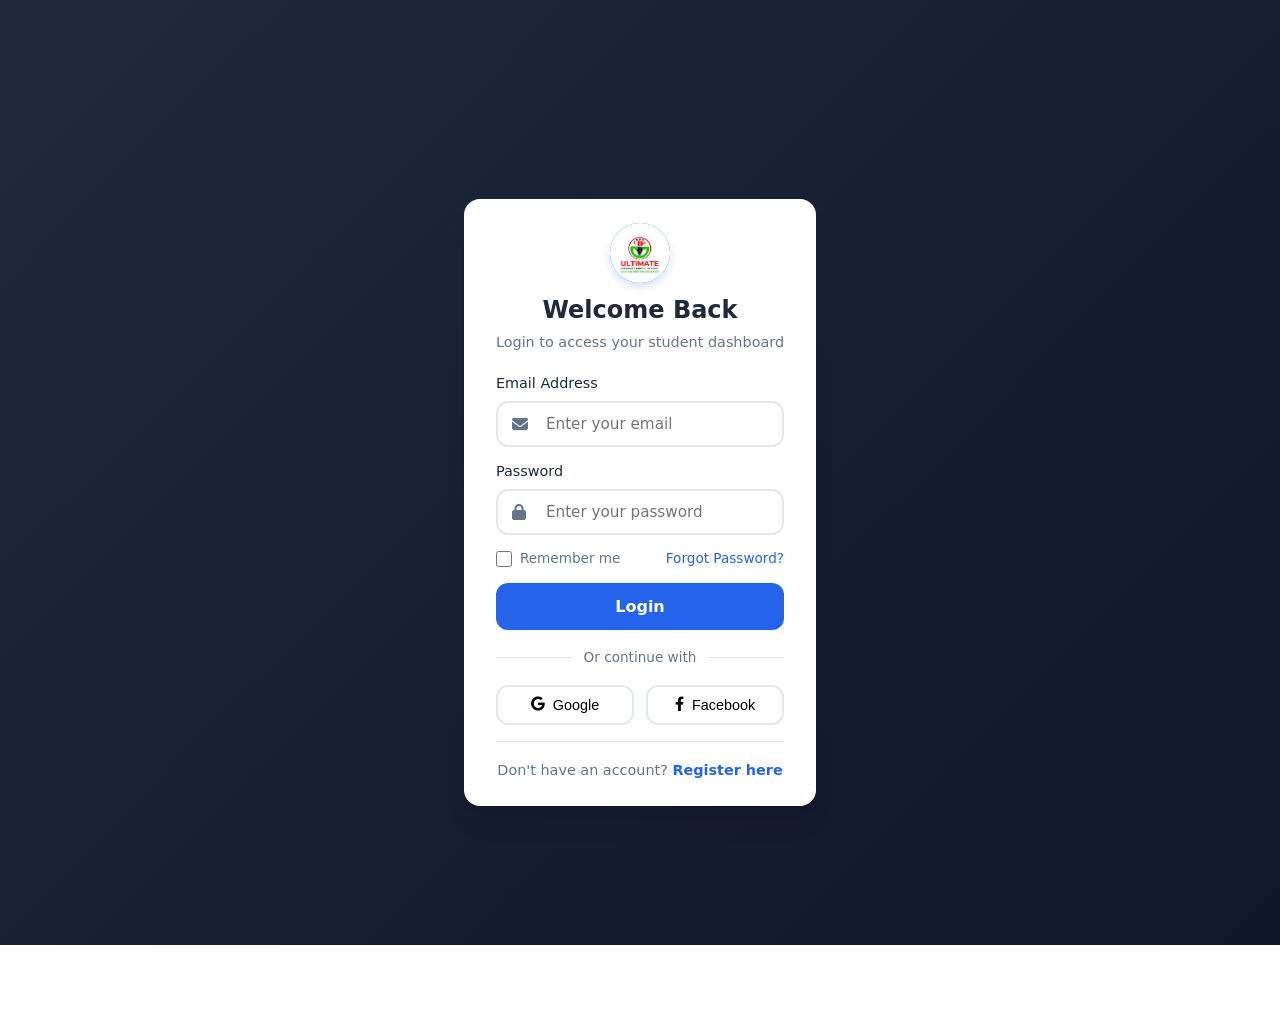
<file: web/login.html>
<!DOCTYPE html>
<html lang="en">
<head>
    <meta charset="UTF-8">
    <meta name="viewport" content="width=device-width, initial-scale=1.0">
    <title>Login - Ultimate Defensive Driving School</title>
    <link rel="stylesheet" href="css/styles.css">
    <link rel="stylesheet" href="fonts/css/all.min.css">
    <script src="js/api-endpoints.js"></script>
</head>
<body>
    <!-- Login Section -->
    <section class="auth-section">
        <div class="container">
            <div class="auth-wrapper">
                <div class="auth-card" id="login-card">
                    <div class="auth-header">
                        <div class="auth-logo">
                            <img src="logo/UDDS LOGO.jpg" alt="UDDS Logo" style="width: 60px; height: 60px; border-radius: 50%; object-fit: cover;">
                        </div>
                        <h2>Welcome Back</h2>
                        <p>Login to access your student dashboard</p>
                    </div>

                    <!-- Login Form -->
                    <form class="auth-form" id="login-form" onsubmit="handleLoginSubmit(event)">
                        <div class="form-group">
                            <label for="login-email">Email Address</label>
                            <div class="input-wrapper">
                                <i class="fas fa-envelope"></i>
                                <input type="email" id="login-email" name="email" required placeholder="Enter your email">
                            </div>
                        </div>
                        
                        <div class="form-group">
                            <label for="login-password">Password</label>
                            <div class="input-wrapper">
                                <i class="fas fa-lock"></i>
                                <input type="password" id="login-password" name="password" required placeholder="Enter your password">
                            </div>
                        </div>
                        
                        <div class="form-actions">
                            <label class="checkbox-label">
                                <input type="checkbox" name="remember">
                                <span>Remember me</span>
                            </label>
                            <a href="#" class="forgot-password">Forgot Password?</a>
                        </div>
                        
                        <button type="submit" class="btn btn-primary btn-block btn-large">Login</button>
                    </form>
                    
                    <div class="auth-divider">
                        <span>Or continue with</span>
                    </div>
                    
                    <div class="social-login">
                        <button class="social-btn google">
                            <i class="fab fa-google"></i>
                            <span>Google</span>
                        </button>
                        <button class="social-btn facebook">
                            <i class="fab fa-facebook-f"></i>
                            <span>Facebook</span>
                        </button>
                    </div>
                    
                    <div class="auth-footer">
                        <p>Don't have an account? <a href="#" onclick="switchToRegister(); return false;">Register here</a></p>
                    </div>
                </div>

                <!-- Register Form -->
                <div class="auth-card register-card" id="register-card" style="display: none;">
                    <div class="auth-header">
                        <div class="auth-logo">
                            <i class="fas fa-user-plus"></i>
                        </div>
                        <h2>Create Account</h2>
                        <p>Register to apply for driving courses</p>
                    </div>

                    <form class="auth-form" id="register-form" onsubmit="handleRegisterSubmit(event)">
                        <div class="form-group">
                            <label for="reg-full-name">Full Name</label>
                            <div class="input-wrapper">
                                <i class="fas fa-user"></i>
                                <input type="text" id="reg-full-name" name="full_name" required placeholder="Enter your full name">
                            </div>
                        </div>
                        
                        <div class="form-group">
                            <label for="reg-email">Email Address</label>
                            <div class="input-wrapper">
                                <i class="fas fa-envelope"></i>
                                <input type="email" id="reg-email" name="email" required placeholder="Enter your email">
                            </div>
                        </div>
                        
                        <div class="form-group">
                            <label for="reg-phone">Phone Number</label>
                            <div class="input-wrapper">
                                <i class="fas fa-phone"></i>
                                <input type="tel" id="reg-phone" name="phone" required placeholder="Enter your phone number">
                            </div>
                        </div>
                        
                        <div class="form-group">
                            <label for="reg-password">Password</label>
                            <div class="input-wrapper">
                                <i class="fas fa-lock"></i>
                                <input type="password" id="reg-password" name="password" required placeholder="Create a password">
                            </div>
                        </div>
                        
                        <div class="form-group">
                            <label for="reg-confirm-password">Confirm Password</label>
                            <div class="input-wrapper">
                                <i class="fas fa-lock"></i>
                                <input type="password" id="reg-confirm-password" name="confirm_password" required placeholder="Confirm your password">
                            </div>
                        </div>
                        
                        <div class="form-group">
                            <label class="checkbox-label">
                                <input type="checkbox" name="terms" required>
                                <span>I agree to the <a href="#" style="color: var(--primary-color);">Terms and Conditions</a></span>
                            </label>
                        </div>
                        
                        <button type="submit" class="btn btn-primary btn-block btn-large">Create Account</button>
                    </form>
                    
                    <div class="auth-footer">
                        <p>Already have an account? <a href="#" onclick="switchToLogin(); return false;">Login here</a></p>
                    </div>
                </div>
            </div>
        </div>
    </section>

    <!-- Footer -->
    <footer class="footer" style="background: transparent; padding-top: 0;">
        <div class="container">
            <div class="footer-bottom" style="border-top: none; padding-top: 0;">
                <p>&copy; 2026 Ultimate Defensive Driving School. All rights reserved.</p>
                <p class="designer">Designed for safe driving in Kenya</p>
            </div>
        </div>
    </footer>

    <script src="js/app.js"></script>
    <script>
        // Auth tab switching
        function switchToRegister() {
            document.getElementById('login-card').style.display = 'none';
            document.getElementById('register-card').style.display = 'block';
        }

        function switchToLogin() {
            document.getElementById('register-card').style.display = 'none';
            document.getElementById('login-card').style.display = 'block';
        }

        // Form submissions
        async function handleLoginSubmit(e) {
            e.preventDefault();
            
            const form = e.target;
            const email = form.email.value;
            const password = form.password.value;
            const submitBtn = form.querySelector('button[type="submit"]');
            const originalText = submitBtn.innerHTML;
            
            submitBtn.innerHTML = '<i class="fas fa-spinner fa-spin"></i> Logging in...';
            submitBtn.disabled = true;
            
            try {
                const user = await auth.login(email, password);
                showToast('Login successful! Redirecting...', 'success');
                
                // Clear any cached credentials
                if (window.PasswordCredential) {
                    navigator.credentials.preventSilentAccess();
                }
                
                // Redirect based on user role
                let redirect = 'dashboard.html';
                if (user.role === 'admin') {
                    redirect = 'admin.html';
                } else if (user.role === 'staff') {
                    redirect = 'staff.html';
                } else if (user.role === 'instructor') {
                    redirect = 'staff.html';
                }
                
                setTimeout(() => {
                    window.location.href = redirect;
                }, 1000);
                
            } catch (error) {
                const errorMsg = error.message || 'Unknown error';
                if (errorMsg.includes('401') || errorMsg.toLowerCase().includes('invalid')) {
                    showToast('Login failed: Invalid email or password. Please check your credentials.', 'error');
                } else if (errorMsg.includes('403') || errorMsg.toLowerCase().includes('forbidden')) {
                    showToast('Login failed: Access denied. Your account may have been restricted.', 'error');
                } else if (errorMsg.includes('network') || errorMsg.includes('Failed to fetch')) {
                    showToast('Login failed: Unable to connect to the server. Please check your internet connection.', 'error');
                } else {
                    showToast('Login failed: ' + errorMsg, 'error');
                }
            } finally {
                submitBtn.innerHTML = originalText;
                submitBtn.disabled = false;
            }
        }

        async function handleRegisterSubmit(e) {
            e.preventDefault();
            
            const form = e.target;
            const fullName = form.full_name.value;
            const email = form.email.value;
            const phone = form.phone.value;
            const password = form.password.value;
            const confirmPassword = form.confirm_password.value;
            
            if (password !== confirmPassword) {
                showToast('Passwords do not match', 'error');
                return;
            }
            
            const submitBtn = form.querySelector('button[type="submit"]');
            const originalText = submitBtn.innerHTML;
            
            submitBtn.innerHTML = '<i class="fas fa-spinner fa-spin"></i> Creating account...';
            submitBtn.disabled = true;
            
            try {
                const formData = {
                    full_name: fullName,
                    email: email,
                    phone: phone,
                    password: password
                };
                
                await auth.register(formData);
                showToast('Account created successfully! Redirecting...', 'success');
                
                setTimeout(() => {
                    window.location.href = 'dashboard.html';
                }, 1000);
                
            } catch (error) {
                showToast('Registration failed: ' + (error.message || 'Unknown error'), 'error');
            } finally {
                submitBtn.innerHTML = originalText;
                submitBtn.disabled = false;
            }
        }
    </script>
</body>
</html>
</file>
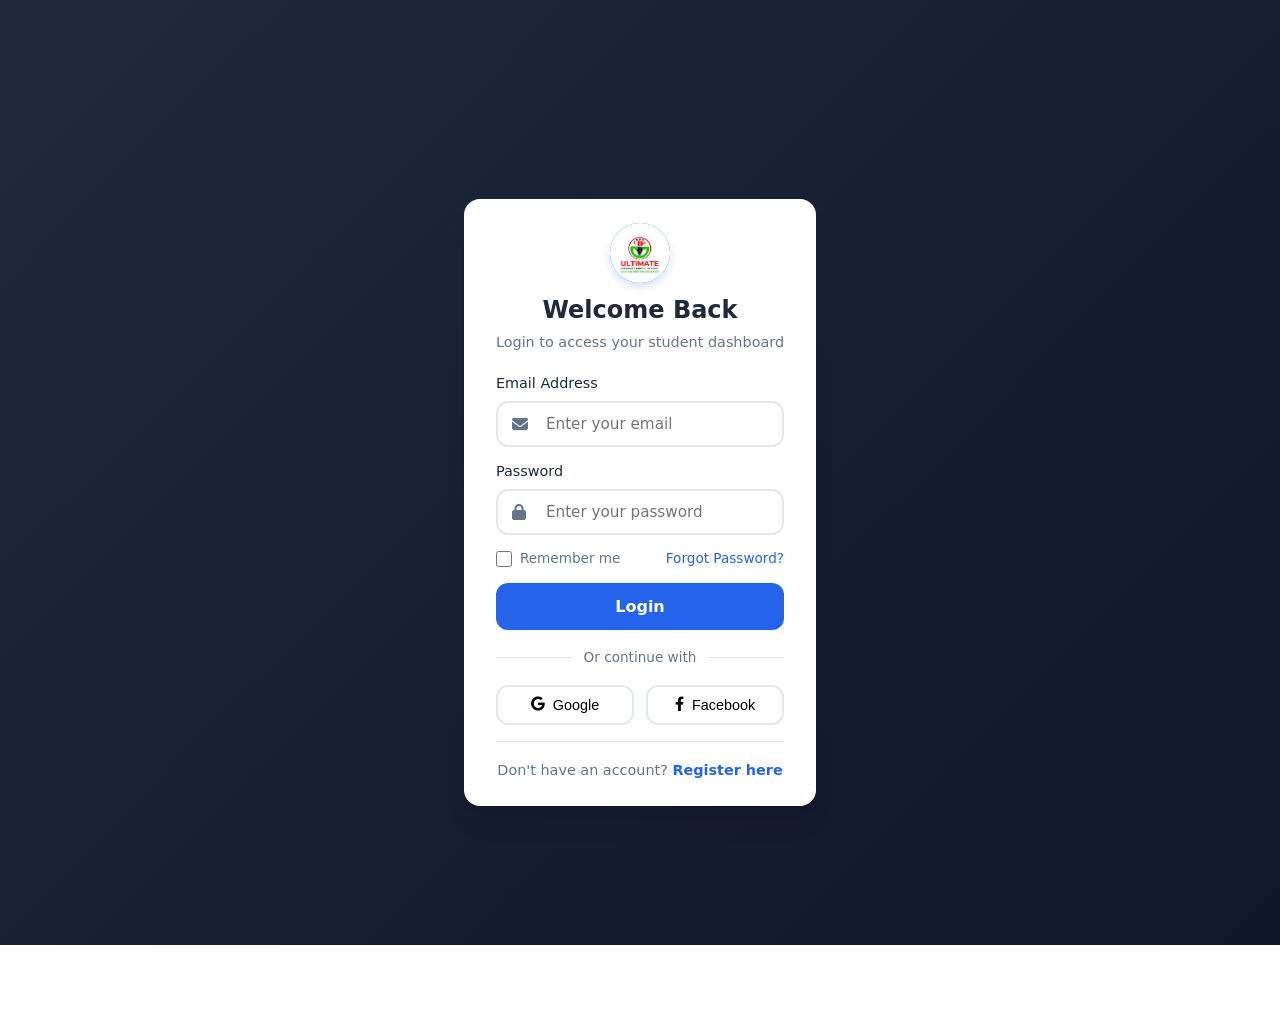
<file: web/staff_backup_original.html>
<!DOCTYPE html>
<html lang="en">
<head>
    <meta charset="UTF-8">
    <meta name="viewport" content="width=device-width, initial-scale=1.0">
    <title>Staff Dashboard - Ultimate Defensive Driving School</title>
    <link rel="stylesheet" href="css/styles.css">
    <link rel="stylesheet" href="fonts/css/all.min.css">
    <script src="js/api-endpoints.js"></script>
    <style>
        .logo-container {
            display: flex;
            align-items: center;
            gap: 15px;
        }
        .logo-text {
            display: flex;
            flex-direction: column;
        }
        .school-name {
            font-size: 1.2rem;
            font-weight: 700;
            color: #fff;
            line-height: 1.2;
            text-transform: uppercase;
        }
        .school-subname {
            font-size: 0.65rem;
            font-weight: 500;
            color: rgba(255,255,255,0.9);
            text-transform: uppercase;
            letter-spacing: 1px;
        }
        
        /* Modal Styles */
        .modal {
            display: none;
            position: fixed;
            top: 0;
            left: 0;
            width: 100%;
            height: 100%;
            background: rgba(0, 0, 0, 0.5);
            z-index: 1000;
            overflow-y: auto;
        }
        .modal.show {
            display: flex;
            align-items: flex-start;
            justify-content: center;
            padding: 20px 10px;
        }
        .modal-content {
            background: var(--white);
            border-radius: 12px;
            width: 100%;
            max-width: 600px;
            max-height: 90vh;
            overflow-y: auto;
            box-shadow: var(--shadow-lg);
            margin: auto;
        }
        .modal-header {
            padding: 16px 20px;
            border-bottom: 1px solid #e2e8f0;
            display: flex;
            justify-content: space-between;
            align-items: center;
            position: sticky;
            top: 0;
            background: var(--white);
            z-index: 1;
        }
        .modal-header h3 {
            margin: 0;
            color: var(--primary-color);
            font-size: 1.1rem;
        }
        .modal-close {
            background: none;
            border: none;
            font-size: 28px;
            cursor: pointer;
            color: var(--text-light);
            padding: 0;
            line-height: 1;
        }
        .modal-body {
            padding: 16px 20px;
        }
        .modal-footer {
            padding: 12px 20px;
            border-top: 1px solid #e2e8f0;
            display: flex;
            justify-content: flex-end;
            gap: 10px;
            position: sticky;
            bottom: 0;
            background: var(--white);
        }
        
        /* Sidebar Mobile Styles */
        .sidebar-toggle-btn {
            display: none;
            position: fixed;
            bottom: 20px;
            right: 20px;
            width: 56px;
            height: 56px;
            border-radius: 50%;
            background: var(--primary-color);
            color: white;
            border: none;
            box-shadow: 0 4px 16px rgba(0,0,0,0.25);
            z-index: 1001;
            cursor: pointer;
            align-items: center;
            justify-content: center;
            font-size: 22px;
            transition: transform 0.2s ease, box-shadow 0.2s ease;
        }
        .sidebar-toggle-btn:active {
            transform: scale(0.95);
            box-shadow: 0 2px 8px rgba(0,0,0,0.2);
        }
        .sidebar-overlay {
            display: none;
            position: fixed;
            top: 0;
            left: 0;
            width: 100%;
            height: 100%;
            background: rgba(0,0,0,0.5);
            z-index: 999;
            opacity: 0;
            transition: opacity 0.3s ease;
        }
        .sidebar-overlay.show {
            display: block;
            opacity: 1;
        }
        
        /* Mobile Navigation */
        @media (max-width: 992px) {
            .navbar .container {
                flex-wrap: wrap;
                padding: 10px 15px;
            }
            .nav-links {
                display: none;
            }
            .mobile-menu-btn {
                display: flex !important;
            }
            
            .dashboard {
                padding-top: 70px !important;
            }
            
            .dashboard-grid {
                grid-template-columns: 1fr !important;
            }
            
            .sidebar {
                position: fixed;
                left: -100%;
                top: 0;
                width: 85%;
                max-width: 320px;
                height: 100vh;
                background: var(--white);
                z-index: 1000;
                transition: left 0.3s ease;
                box-shadow: 4px 0 20px rgba(0,0,0,0.15);
                overflow-y: auto;
                padding-bottom: 80px;
            }
            .sidebar.mobile-open {
                left: 0;
            }
            
            .sidebar-user-info {
                padding: 20px;
                background: linear-gradient(135deg, var(--primary-color), var(--primary-dark));
                color: white;
                text-align: center;
            }
            .sidebar-user-info #user-avatar {
                width: 70px;
                height: 70px;
                font-size: 1.8rem;
                background: rgba(255,255,255,0.2);
            }
            .sidebar-user-info #user-name {
                color: white;
                font-size: 1.1rem;
            }
            .sidebar-user-info #user-email {
                color: rgba(255,255,255,0.8);
                font-size: 0.85rem;
            }
            
            .sidebar-menu {
                padding: 10px 0;
            }
            .sidebar-menu li a {
                display: flex;
                align-items: center;
                padding: 14px 20px;
                color: var(--text-color);
                text-decoration: none;
                transition: all 0.2s ease;
                border-left: 3px solid transparent;
            }
            .sidebar-menu li a:hover {
                background: var(--bg-light);
            }
            .sidebar-menu li a.active {
                background: var(--bg-light);
                border-left-color: var(--primary-color);
                color: var(--primary-color);
            }
            .sidebar-menu li a i {
                width: 24px;
                font-size: 1.1rem;
            }
            
            .dashboard-content {
                padding-left: 0 !important;
                padding: 15px;
            }
            
            .sidebar-toggle-btn {
                display: flex !important;
            }
            
            .dashboard-header {
                text-align: center;
                margin-bottom: 20px;
            }
            .dashboard-header h1 {
                font-size: 1.4rem;
            }
            .dashboard-header p {
                font-size: 0.9rem;
                color: var(--text-light);
            }
        }
        
        /* Mobile Stats Grid */
        @media (max-width: 768px) {
            .stats-grid {
                grid-template-columns: repeat(2, 1fr) !important;
                gap: 12px;
            }
            .stat-card {
                padding: 16px 12px;
                text-align: center;
            }
            .stat-card h3 {
                font-size: 1.5rem !important;
                margin-bottom: 4px;
            }
            .stat-card p {
                font-size: 0.75rem;
                margin: 0;
            }
            
            /* Mobile Tables */
            .students-table {
                display: block;
                overflow-x: auto;
                white-space: nowrap;
                -webkit-overflow-scrolling: touch;
            }
            .students-table thead {
                display: none;
            }
            .students-table tbody {
                display: block;
            }
            .students-table tbody tr {
                display: block;
                background: var(--white);
                border-radius: 10px;
                margin-bottom: 12px;
                padding: 14px;
                box-shadow: 0 2px 8px rgba(0,0,0,0.06);
                border: 1px solid #e2e8f0;
            }
            .students-table tbody tr td {
                display: block;
                padding: 6px 0;
                border: none;
                text-align: left;
            }
            .students-table tbody tr td::before {
                content: attr(data-label);
                font-weight: 600;
                color: var(--primary-color);
                margin-right: 8px;
                font-size: 0.8rem;
            }
            
            /* Mobile Form Elements */
            .form-group {
                margin-bottom: 14px;
            }
            .form-row {
                flex-direction: column;
                gap: 0;
            }
            .form-group label {
                font-size: 0.9rem;
                margin-bottom: 6px;
            }
            .form-group input,
            .form-group select,
            .form-group textarea {
                padding: 12px 14px;
                font-size: 1rem;
            }
            
            /* Mobile Buttons */
            .btn {
                padding: 12px 20px;
                font-size: 0.95rem;
            }
            .btn-small {
                padding: 8px 14px;
                font-size: 0.85rem;
            }
            .action-buttons {
                display: flex;
                flex-wrap: wrap;
                gap: 8px;
                margin-top: 10px;
            }
            
            /* Mobile Modal */
            .modal.show {
                padding: 10px;
                align-items: flex-end;
            }
            .modal-content {
                max-width: 100%;
                max-height: 85vh;
                border-radius: 16px 16px 0 0;
            }
            .modal-header {
                padding: 14px 16px;
            }
            .modal-header h3 {
                font-size: 1rem;
            }
            .modal-body {
                padding: 16px;
            }
            .modal-footer {
                padding: 12px 16px;
                flex-direction: column;
                gap: 10px;
            }
            .modal-footer .btn {
                width: 100%;
                justify-content: center;
            }
            
            /* Section Headers */
            .admin-section h2 {
                font-size: 1.2rem;
                margin-bottom: 16px;
            }
            
            /* Course Cards on Mobile */
            .course-card {
                padding: 16px;
                border-radius: 10px;
            }
            .course-header {
                flex-direction: column;
                align-items: flex-start;
                gap: 8px;
            }
            .course-header h3 {
                font-size: 1rem;
            }
            
            /* Filters on Mobile */
            .admin-section > div[style*="flex"] {
                flex-direction: column;
                gap: 12px;
            }
            .admin-section select {
                width: 100%;
                padding: 12px 14px;
            }
        }
        
        /* Small Mobile */
        @media (max-width: 480px) {
            .stats-grid {
                grid-template-columns: 1fr 1fr !important;
                gap: 10px;
            }
            .stat-card {
                padding: 12px 8px;
            }
            .stat-card h3 {
                font-size: 1.3rem !important;
            }
            .stat-card p {
                font-size: 0.7rem;
            }
            
            .sidebar {
                width: 90%;
                max-width: 300px;
            }
            
            .dashboard-header h1 {
                font-size: 1.2rem;
            }
            
            .logo-text {
                display: none;
            }
            
            .logo-container {
                gap: 10px;
            }
            
            .logo-image {
                width: 40px;
                height: 40px;
            }
        }
    </style>
</head>
<body>
    <nav class="navbar">
        <div class="container">
            <div class="logo-container">
                <a href="index.html" class="logo">
                    <img src="logo/UDDS LOGO.jpg" alt="UDDS Logo" class="logo-image">
                </a>
                <div class="logo-text">
                    <span class="school-name">ULTIMATE DEFENSIVE</span>
                    <span class="school-subname">DRIVING SCHOOL & COMPUTER COLLEGE</span>
                </div>
            </div>
            <ul class="nav-links">
                <li><a href="index.html">Home</a></li>
                <li><a href="courses.html">Courses</a></li>
                <li><a href="staff.html" class="active btn-login">Staff Panel</a></li>
                <li><a href="#" onclick="auth.logout(); return false;" class="btn-login" style="background: var(--secondary-color);">Logout</a></li>
            </ul>
            <button class="mobile-menu-btn" onclick="toggleMobileMenu()" aria-label="Toggle menu">
                <span></span>
                <span></span>
                <span></span>
            </button>
        </div>
    </nav>

    <div class="sidebar-overlay" onclick="closeSidebar()"></div>
    <button class="sidebar-toggle-btn" onclick="toggleSidebar()" title="Toggle Menu">
        <i class="fas fa-bars"></i>
    </button>

    <section class="dashboard" style="padding-top: 100px;">
        <div class="container">
            <div class="dashboard-header">
                <h1 id="welcome-message">Staff Dashboard</h1>
                <p>Manage applicants and students at your training location</p>
            </div>
            
            <div class="dashboard-grid">
                <aside class="sidebar">
                    <div class="sidebar-user-info">
                        <div style="width: 80px; height: 80px; background: linear-gradient(135deg, var(--primary-color), var(--primary-dark)); border-radius: 50%; display: flex; align-items: center; justify-content: center; margin: 0 auto 12px; color: var(--white); font-size: 2rem; font-weight: 700;" id="user-avatar">S</div>
                        <h4 id="user-name" style="margin-bottom: 4px;">Sarah Staff</h4>
                        <p id="user-email" style="font-size: 0.85rem; opacity: 0.8;">staff@ultimate.edu</p>
                    </div>
                    <ul class="sidebar-menu">
                        <li><a href="#" class="active" onclick="showSection('overview')"><i class="fas fa-tachometer-alt"></i> Overview</a></li>
                        <li><a href="#" onclick="showSection('applicants')"><i class="fas fa-file-alt"></i> Applications</a></li>
                        <li><a href="#" onclick="showSection('students')"><i class="fas fa-users"></i> Students</a></li>
                        <li><a href="#" onclick="showSection('attendance')"><i class="fas fa-clipboard-check"></i> Attendance</a></li>
                        <li><a href="#" onclick="showSection('enrollment')"><i class="fas fa-user-plus"></i> Enrollment</a></li>
                        <li><a href="#" onclick="showSection('classes')"><i class="fas fa-chalkboard-teacher"></i> Classes</a></li>
                        <li><a href="#" onclick="showSection('departments')"><i class="fas fa-building"></i> Departments</a></li>
                        <li><a href="#" onclick="showSection('fees')"><i class="fas fa-money-bill-wave"></i> Fees</a></li>
                        <li><a href="#" onclick="showSection('locations')"><i class="fas fa-map-marker-alt"></i> Locations</a></li>
                        <li><a href="#" onclick="showSection('courses')"><i class="fas fa-graduation-cap"></i> Courses</a></li>
                        <li><a href="#" onclick="showSection('mpesa')"><i class="fas fa-comment-alt"></i> M-Pesa</a></li>
                        <li><a href="#" onclick="showSection('profile')"><i class="fas fa-user-edit"></i> Profile</a></li>
                        <li><a href="#" onclick="auth.logout(); return false;"><i class="fas fa-sign-out-alt"></i> Logout</a></li>
                    </ul>
                </aside>
                
                <main class="dashboard-content">
                    <!-- Overview Section -->
                    <div id="section-overview" class="admin-section">
                        <h2 style="margin-bottom: 20px;">Overview</h2>
                        <div class="stats-grid">
                            <div class="stat-card">
                                <h3 id="staff-total-applicants">0</h3>
                                <p>Total Applicants</p>
                            </div>
                            <div class="stat-card">
                                <h3 id="staff-pending-applicants">0</h3>
                                <p>Pending Approval</p>
                            </div>
                            <div class="stat-card">
                                <h3 id="staff-approved-applicants">0</h3>
                                <p>Approved</p>
                            </div>
                            <div class="stat-card">
                                <h3 id="staff-total-fees">0</h3>
                                <p>Total Fees (KSh)</p>
                            </div>
                            <div class="stat-card">
                                <h3 id="staff-total-paid">0</h3>
                                <p>Total Paid (KSh)</p>
                            </div>
                            <div class="stat-card">
                                <h3 id="staff-total-students">0</h3>
                                <p>Total Students</p>
                            </div>
                        </div>
                    </div>
                    
                    <!-- Applications Section -->
                    <div id="section-applicants" class="admin-section" style="display: none;">
                        <div style="display: flex; justify-content: space-between; align-items: center; margin-bottom: 20px;">
                            <h2 style="margin: 0;">Applications</h2>
                            <div style="display: flex; gap: 10px; align-items: center;">
                                <select id="applicant-status-filter" onchange="filterApplicants()" style="padding: 10px; border-radius: 6px; border: 1px solid #ddd; min-width: 150px;">
                                    <option value="">All Status</option>
                                    <option value="pending">Pending</option>
                                    <option value="approved">Approved</option>
                                    <option value="rejected">Rejected</option>
                                    <option value="active">Active</option>
                                    <option value="completed">Completed</option>
                                </select>
                                <button class="btn btn-secondary" onclick="toggleStaffAppView()" id="staff-app-view-toggle">
                                    <i class="fas fa-th"></i> Cards View
                                </button>
                                <button class="btn btn-primary" onclick="refreshApplicants()">
                                    <i class="fas fa-sync-alt"></i> Refresh
                                </button>
                            </div>
                        </div>
                        <div id="applicants-list"></div>
                    </div>
                    
                    <!-- Students Section -->
                    <div id="section-students" class="admin-section" style="display: none;">
                        <div style="display: flex; justify-content: space-between; align-items: center; margin-bottom: 20px;">
                            <h2 style="margin: 0;">Students</h2>
                        </div>
                        
                        <!-- Stats Cards for Students -->
                        <div class="stats-grid" style="margin-bottom: 20px;">
                            <div class="stat-card">
                                <h3 id="staff-total-students">0</h3>
                                <p>Total Students</p>
                            </div>
                            <div class="stat-card">
                                <h3 id="staff-active-students">0</h3>
                                <p>Active</p>
                            </div>
                            <div class="stat-card">
                                <h3 id="staff-pending-students">0</h3>
                                <p>Pending</p>
                            </div>
                            <div class="stat-card">
                                <h3 id="staff-completed-students">0</h3>
                                <p>Completed</p>
                            </div>
                        </div>
                        
                        <div class="filter-bar" style="margin-bottom: 20px; display: flex; gap: 12px; flex-wrap: wrap;">
                            <select id="location-filter" onchange="filterByLocation()" style="padding: 10px; border-radius: 6px; border: 1px solid #ddd; min-width: 200px;">
                                <option value="">Loading locations...</option>
                            </select>
                            <button class="btn btn-primary" onclick="loadStudents()">
                                <i class="fas fa-sync-alt"></i> Refresh
                            </button>
                        </div>
                        <div id="students-list"></div>
                    </div>
                    
                    <!-- Attendance Section -->
                    <div id="section-attendance" class="admin-section" style="display: none;">
                        <div style="display: flex; justify-content: space-between; align-items: center; margin-bottom: 20px;">
                            <h2 style="margin: 0;">Attendance Management</h2>
                        </div>
                        <div class="form-bar" style="background: var(--white); padding: 20px; border-radius: 10px; margin-bottom: 20px; box-shadow: var(--shadow-sm);">
                            <div class="form-row" style="display: flex; gap: 15px; flex-wrap: wrap;">
                                <div class="form-group" style="flex: 1; min-width: 150px;">
                                    <label for="attendance-date">Date</label>
                                    <input type="date" id="attendance-date" onchange="loadAttendance()">
                                </div>
                                <div class="form-group" style="flex: 1; min-width: 200px;">
                                    <label for="attendance-course">Course</label>
                                    <select id="attendance-course" onchange="loadAttendance()">
                                        <option value="">All Courses</option>
                                    </select>
                                </div>
                                <div class="form-group" style="flex: 2; min-width: 250px;">
                                    <label for="attendance-student">Student</label>
                                    <input type="text" id="attendance-student" placeholder="Search student..." onkeyup="searchStudentForAttendance()" autocomplete="off">
                                    <div id="student-search-results" style="position: absolute; background: white; border: 1px solid #ddd; border-radius: 6px; max-height: 200px; overflow-y: auto; z-index: 100; display: none; min-width: 250px; box-shadow: var(--shadow-md);"></div>
                                </div>
                            </div>
                            <div class="action-buttons" style="margin-top: 15px;">
                                <button class="btn btn-primary" onclick="openAttendanceModal()">
                                    <i class="fas fa-plus"></i> Add Attendance
                                </button>
                                <button class="btn btn-outline" onclick="loadAttendance()">
                                    <i class="fas fa-sync-alt"></i> Refresh
                                </button>
                            </div>
                        </div>
                        <div id="attendance-list"></div>
                    </div>
                    
                    <!-- Enrollment Section -->
                    <div id="section-enrollment" class="admin-section" style="display: none;">
                        <div style="display: flex; justify-content: space-between; align-items: center; margin-bottom: 20px;">
                            <h2 style="margin: 0;">Enrollment Management</h2>
                        </div>
                        <div class="form-bar" style="background: var(--white); padding: 20px; border-radius: 10px; margin-bottom: 20px; box-shadow: var(--shadow-sm);">
                            <div class="form-row" style="display: flex; gap: 15px; flex-wrap: wrap;">
                                <div class="form-group" style="flex: 1; min-width: 200px;">
                                    <label for="enrollment-student">Student</label>
                                    <select id="enrollment-student">
                                        <option value="">Select Student</option>
                                    </select>
                                </div>
                                <div class="form-group" style="flex: 1; min-width: 200px;">
                                    <label for="enrollment-course">Course</label>
                                    <select id="enrollment-course">
                                        <option value="">Select Course</option>
                                    </select>
                                </div>
                                <div class="form-group" style="flex: 1; min-width: 150px;">
                                    <label for="enrollment-status">Status</label>
                                    <select id="enrollment-status" onchange="loadEnrollments()">
                                        <option value="">All Status</option>
                                        <option value="pending">Pending</option>
                                        <option value="approved">Approved</option>
                                        <option value="rejected">Rejected</option>
                                        <option value="active">Active</option>
                                        <option value="completed">Completed</option>
                                    </select>
                                </div>
                            </div>
                            <div class="action-buttons" style="margin-top: 15px;">
                                <button class="btn btn-primary" onclick="openEnrollmentModal()">
                                    <i class="fas fa-plus"></i> Add Enrollment
                                </button>
                                <button class="btn btn-outline" onclick="loadEnrollments()">
                                    <i class="fas fa-sync-alt"></i> Refresh
                                </button>
                            </div>
                        </div>
                        <div id="enrollment-list"></div>
                    </div>
                    
                    <!-- Classes Section -->
                    <div id="section-classes" class="admin-section" style="display: none;">
                        <div style="display: flex; justify-content: space-between; align-items: center; margin-bottom: 20px;">
                            <h2 style="margin: 0;">Manage Classes</h2>
                            <button class="btn btn-primary" onclick="openClassModal()">
                                <i class="fas fa-plus"></i> Add Class
                            </button>
                        </div>
                        <div id="staff-classes-list"></div>
                    </div>
                    
                    <!-- Departments Section -->
                    <div id="section-departments" class="admin-section" style="display: none;">
                        <div style="display: flex; justify-content: space-between; align-items: center; margin-bottom: 20px;">
                            <h2 style="margin: 0;">Manage Departments</h2>
                            <button class="btn btn-primary" onclick="openDepartmentModal()">
                                <i class="fas fa-plus"></i> Add Department
                            </button>
                        </div>
                        <div id="staff-departments-list"></div>
                    </div>
                    
                    <!-- Fees Section -->
                    <div id="section-fees" class="admin-section" style="display: none;">
                        <div style="display: flex; justify-content: space-between; align-items: center; margin-bottom: 20px;">
                            <h2 style="margin: 0;">Fees Summary</h2>
                        </div>
                        <div class="stats-grid">
                            <div class="stat-card">
                                <h3 id="total-students">0</h3>
                                <p>Total Students</p>
                            </div>
                            <div class="stat-card">
                                <h3 id="total-fees">0</h3>
                                <p>Total Fees (KSh)</p>
                            </div>
                            <div class="stat-card">
                                <h3 id="total-paid">0</h3>
                                <p>Total Paid (KSh)</p>
                            </div>
                            <div class="stat-card">
                                <h3 id="total-balance">0</h3>
                                <p>Total Balance (KSh)</p>
                            </div>
                        </div>
                        <div class="filter-bar" style="margin: 20px 0;">
                            <select id="fees-location-filter" onchange="loadFeesSummary()" style="padding: 10px; border-radius: 6px; border: 1px solid #ddd; min-width: 200px;">
                                <option value="">Loading locations...</option>
                            </select>
                        </div>
                        <div id="fees-list"></div>
                    </div>
                    
                    <!-- M-Pesa Section -->
                    <div id="section-mpesa" class="admin-section" style="display: none;">
                        <div style="display: flex; justify-content: space-between; align-items: center; margin-bottom: 20px;">
                            <h2 style="margin: 0;">M-Pesa Transactions</h2>
                        </div>
                        <div class="stats-grid">
                            <div class="stat-card">
                                <h3 id="total-messages">0</h3>
                                <p>Total Transactions</p>
                            </div>
                            <div class="stat-card">
                                <h3 id="verified-messages">0</h3>
                                <p>Verified</p>
                            </div>
                            <div class="stat-card">
                                <h3 id="pending-messages">0</h3>
                                <p>Pending</p>
                            </div>
                        </div>
                        
                        <!-- STK Push Form -->
                        <div class="form-bar" style="background: var(--white); padding: 20px; border-radius: 10px; margin: 20px 0; box-shadow: var(--shadow-sm);">
                            <h4 style="margin-bottom: 15px; color: var(--primary-color);">Initiate STK Push</h4>
                            <div class="form-row" style="display: flex; gap: 15px; flex-wrap: wrap;">
                                <div class="form-group" style="flex: 1; min-width: 200px;">
                                    <label for="stk-phone">Phone Number</label>
                                    <input type="tel" id="stk-phone" placeholder="254XXXXXXXXX" pattern="[0-9]{12}">
                                </div>
                                <div class="form-group" style="flex: 1; min-width: 200px;">
                                    <label for="stk-amount">Amount (KSh)</label>
                                    <input type="number" id="stk-amount" placeholder="100" min="1">
                                </div>
                            </div>
                            <div class="action-buttons" style="margin-top: 15px;">
                                <button class="btn btn-primary" onclick="initiateStkPush()">
                                    <i class="fas fa-paper-plane"></i> Send STK Push
                                </button>
                            </div>
                        </div>
                        
                        <div class="filter-bar" style="margin-bottom: 20px;">
                            <button class="btn btn-outline" onclick="loadMpesaTransactions()">
                                <i class="fas fa-sync-alt"></i> Refresh Transactions
                            </button>
                        </div>
                        <div id="mpesa-list"></div>
                    </div>
                    
                    <!-- Profile Section -->
                    <div id="section-profile" class="admin-section" style="display: none;">
                        <h2>My Profile</h2>
                        <form id="staff-profile-form" style="max-width: 500px;">
                            <div class="form-group">
                                <label for="staff-fullname">Full Name</label>
                                <input type="text" id="staff-fullname" placeholder="Full Name" required>
                            </div>
                            <div class="form-group">
                                <label for="staff-email">Email</label>
                                <input type="email" id="staff-email" placeholder="Email" required>
                            </div>
                            <div class="form-group">
                                <label for="staff-phone">Phone</label>
                                <input type="tel" id="staff-phone" placeholder="Phone Number">
                            </div>
                            <div class="form-group">
                                <label for="staff-location">Training Location</label>
                                <input type="text" id="staff-location" readonly style="background: var(--bg-light);">
                            </div>
                            <div class="form-group">
                                <label for="staff-password">New Password (leave blank to keep current)</label>
                                <input type="password" id="staff-password" placeholder="New Password">
                            </div>
                            <button type="submit" class="btn btn-primary">
                                <i class="fas fa-save"></i> Update Profile
                            </button>
                        </form>
                    </div>
                    
                    <!-- Locations Section -->
                    <div id="section-locations" class="admin-section" style="display: none;">
                        <div style="display: flex; justify-content: space-between; align-items: center; margin-bottom: 20px;">
                            <h2 style="margin: 0;">Training Locations</h2>
                        </div>
                        <div id="staff-locations-list" class="table-container">
                            <p style="color: var(--text-light); text-align: center; padding: 40px;">
                                <i class="fas fa-map-marker-alt" style="font-size: 3rem; margin-bottom: 16px; color: var(--primary-color);"></i><br>
                                Loading locations...
                            </p>
                        </div>
                    </div>
                    
                    <!-- Courses Section -->
                    <div id="section-courses" class="admin-section" style="display: none;">
                        <div style="display: flex; justify-content: space-between; align-items: center; margin-bottom: 20px;">
                            <h2 style="margin: 0;">Training Courses</h2>
                        </div>
                        <div id="staff-courses-list" class="table-container">
                            <p style="color: var(--text-light); text-align: center; padding: 40px;">
                                <i class="fas fa-graduation-cap" style="font-size: 3rem; margin-bottom: 16px; color: var(--primary-color);"></i><br>
                                Loading courses...
                            </p>
                        </div>
                    </div>
                </main>
            </div>
        </div>
    </section>
    
    <!-- Fees Modal -->
    <div id="fees-modal" class="modal">
        <div class="modal-content" style="max-width: 500px;">
            <div class="modal-header">
                <h3><i class="fas fa-money-bill-wave"></i> Update Fees</h3>
                <button class="modal-close" onclick="closeFeesModal()">&times;</button>
            </div>
            <div class="modal-body" style="max-height: 70vh; overflow-y: auto;">
                <input type="hidden" id="fees-application-id">
                <div style="background: var(--bg-secondary); padding: 15px; border-radius: 8px; margin-bottom: 15px;">
                    <h4 style="margin: 0 0 15px 0; color: var(--primary-color); font-size: 14px;"><i class="fas fa-user"></i> Student Information</h4>
                    <p><strong>Student:</strong> <span id="fees-student-name"></span></p>
                </div>
                <div style="background: var(--bg-secondary); padding: 15px; border-radius: 8px; margin-bottom: 15px;">
                    <h4 style="margin: 0 0 15px 0; color: var(--primary-color); font-size: 14px;"><i class="fas fa-money-bill"></i> Fees Details</h4>
                    <div style="display: grid; gap: 15px;">
                        <div>
                            <label>School Fees</label>
                            <input type="number" id="fees-school-fees" placeholder="Total Fees" style="width: 100%; padding: 10px; border: none; border-bottom: 2px solid var(--primary-color); background: transparent; color: var(--text-color); font-size: 14px; outline: none;">
                        </div>
                        <div>
                            <label>Fees Paid</label>
                            <input type="number" id="fees-paid" placeholder="Amount Paid" value="0" style="width: 100%; padding: 10px; border: none; border-bottom: 2px solid var(--primary-color); background: transparent; color: var(--text-color); font-size: 14px; outline: none;">
                        </div>
                        <div>
                            <label>Balance</label>
                            <input type="text" id="fees-balance-display" readonly style="width: 100%; padding: 10px; border: none; border-bottom: 2px solid #10b981; background: #f0fdf4; color: #10b981; font-size: 14px; font-weight: 600;">
                        </div>
                        <div>
                            <label>Payment Status</label>
                            <select id="fees-payment-status" style="width: 100%; padding: 10px; border: 2px solid var(--border-color); border-radius: 8px; background: var(--bg-color); color: var(--text-color); font-size: 14px; outline: none;">
                                <option value="unpaid">Unpaid</option>
                                <option value="partial">Partial</option>
                                <option value="paid">Paid</option>
                            </select>
                        </div>
                        <div>
                            <label>M-Pesa Message</label>
                            <textarea id="fees-mpesa-message" rows="3" placeholder="Paste M-Pesa message" style="width: 100%; padding: 10px; border: none; border-bottom: 2px solid var(--primary-color); background: transparent; color: var(--text-color); font-size: 14px; outline: none; resize: vertical;"></textarea>
                        </div>
                    </div>
                </div>
            </div>
            <div class="modal-footer">
                <button class="btn btn-outline" onclick="closeFeesModal()">Cancel</button>
                <button class="btn btn-primary" onclick="handleFeesSubmit(event)">
                    <i class="fas fa-save"></i> Save Fees
                </button>
            </div>
        </div>
    </div>
    
    <!-- Edit Student Modal -->
    <div id="edit-student-modal" class="modal">
        <div class="modal-content" style="max-width: 800px;">
            <div class="modal-header">
                <h3><i class="fas fa-user-edit"></i> Edit Student</h3>
                <button class="modal-close" onclick="closeEditStudentModal()">&times;</button>
            </div>
            <form id="edit-student-form" onsubmit="handleEditStudentSubmit(event)">
                <input type="hidden" id="edit-student-id">
                <div class="modal-body" style="max-height: 70vh; overflow-y: auto;">
                    <!-- Tab Navigation -->
                    <div style="display: flex; border-bottom: 2px solid #e5e7eb; margin-bottom: 20px;">
                        <button type="button" class="app-tab-btn active" data-tab="personal" onclick="switchStudentTab('personal')" style="flex: 1; padding: 12px; border: none; background: none; cursor: pointer; font-size: 14px; color: var(--text-light); border-bottom: 2px solid transparent; margin-bottom: -2px;">
                            <i class="fas fa-user"></i> Personal Details
                        </button>
                        <button type="button" class="app-tab-btn" data-tab="courses" onclick="switchStudentTab('courses')" style="flex: 1; padding: 12px; border: none; background: none; cursor: pointer; font-size: 14px; color: var(--text-light); border-bottom: 2px solid transparent; margin-bottom: -2px;">
                            <i class="fas fa-graduation-cap"></i> Courses
                        </button>
                        <button type="button" class="app-tab-btn" data-tab="fees" onclick="switchStudentTab('fees')" style="flex: 1; padding: 12px; border: none; background: none; cursor: pointer; font-size: 14px; color: var(--text-light); border-bottom: 2px solid transparent; margin-bottom: -2px;">
                            <i class="fas fa-money-bill-wave"></i> Fees
                        </button>
                    </div>
                    
                    <!-- Personal Details Tab -->
                    <div id="student-tab-personal" class="app-tab-content">
                        <div style="background: var(--bg-secondary); padding: 15px; border-radius: 8px; margin-bottom: 15px;">
                            <h4 style="margin: 0 0 15px 0; color: var(--primary-color); font-size: 14px;"><i class="fas fa-user"></i> Personal Information</h4>
                            <div style="display: grid; grid-template-columns: 1fr 1fr; gap: 15px;">
                                <div>
                                    <label for="edit-student-firstname">First Name</label>
                                    <input type="text" id="edit-student-firstname" style="width: 100%; padding: 10px; border: none; border-bottom: 2px solid var(--primary-color); background: transparent; color: var(--text-color); font-size: 14px; outline: none;">
                                </div>
                                <div>
                                    <label for="edit-student-lastname">Last Name</label>
                                    <input type="text" id="edit-student-lastname" style="width: 100%; padding: 10px; border: none; border-bottom: 2px solid var(--primary-color); background: transparent; color: var(--text-color); font-size: 14px; outline: none;">
                                </div>
                                <div>
                                    <label for="edit-student-phone">Phone</label>
                                    <input type="tel" id="edit-student-phone" style="width: 100%; padding: 10px; border: none; border-bottom: 2px solid var(--primary-color); background: transparent; color: var(--text-color); font-size: 14px; outline: none;">
                                </div>
                                <div>
                                    <label for="edit-student-email">Email</label>
                                    <input type="email" id="edit-student-email" style="width: 100%; padding: 10px; border: none; border-bottom: 2px solid var(--primary-color); background: transparent; color: var(--text-color); font-size: 14px; outline: none;">
                                </div>
                                <div>
                                    <label for="edit-student-dob">Date of Birth</label>
                                    <input type="date" id="edit-student-dob" style="width: 100%; padding: 10px; border: none; border-bottom: 2px solid var(--primary-color); background: transparent; color: var(--text-color); font-size: 14px; outline: none;">
                                </div>
                                <div>
                                    <label for="edit-student-idnumber">ID Number</label>
                                    <input type="text" id="edit-student-idnumber" style="width: 100%; padding: 10px; border: none; border-bottom: 2px solid var(--primary-color); background: transparent; color: var(--text-color); font-size: 14px; outline: none;">
                                </div>
                                <div>
                                    <label for="edit-student-address">Address</label>
                                    <input type="text" id="edit-student-address" style="width: 100%; padding: 10px; border: none; border-bottom: 2px solid var(--primary-color); background: transparent; color: var(--text-color); font-size: 14px; outline: none;">
                                </div>
                                <div>
                                    <label for="edit-student-city">City</label>
                                    <input type="text" id="edit-student-city" style="width: 100%; padding: 10px; border: none; border-bottom: 2px solid var(--primary-color); background: transparent; color: var(--text-color); font-size: 14px; outline: none;">
                                </div>
                                <div>
                                    <label for="edit-student-postal">Postal Code</label>
                                    <input type="text" id="edit-student-postal" style="width: 100%; padding: 10px; border: none; border-bottom: 2px solid var(--primary-color); background: transparent; color: var(--text-color); font-size: 14px; outline: none;">
                                </div>
                            </div>
                        </div>
                        <!-- Emergency Contact -->
                        <div style="background: var(--bg-secondary); padding: 15px; border-radius: 8px;">
                            <h4 style="margin: 0 0 15px 0; color: var(--primary-color); font-size: 14px;"><i class="fas fa-phone-alt"></i> Emergency Contact</h4>
                            <div style="display: grid; grid-template-columns: 1fr 1fr; gap: 15px;">
                                <div>
                                    <label for="edit-student-emergency-name">Contact Name</label>
                                    <input type="text" id="edit-student-emergency-name" placeholder="Emergency Contact Name" style="width: 100%; padding: 10px; border: none; border-bottom: 2px solid var(--primary-color); background: transparent; color: var(--text-color); font-size: 14px; outline: none;">
                                </div>
                                <div>
                                    <label for="edit-student-emergency-phone">Contact Phone</label>
                                    <input type="tel" id="edit-student-emergency-phone" placeholder="Emergency Contact Phone" style="width: 100%; padding: 10px; border: none; border-bottom: 2px solid var(--primary-color); background: transparent; color: var(--text-color); font-size: 14px; outline: none;">
                                </div>
                                <div>
                                    <label for="edit-student-emergency-relation">Contact Relation</label>
                                    <input type="text" id="edit-student-emergency-relation" placeholder="e.g., Father, Mother, Spouse" style="width: 100%; padding: 10px; border: none; border-bottom: 2px solid var(--primary-color); background: transparent; color: var(--text-color); font-size: 14px; outline: none;">
                                </div>
                            </div>
                        </div>
                    </div>
                    
                    <!-- Courses Tab -->
                    <div id="student-tab-courses" class="app-tab-content" style="display: none;">
                        <div style="background: var(--bg-secondary); padding: 15px; border-radius: 8px; margin-bottom: 15px;">
                            <h4 style="margin: 0 0 15px 0; color: var(--primary-color); font-size: 14px;"><i class="fas fa-car"></i> Course Information</h4>
                            <div style="display: grid; grid-template-columns: 1fr 1fr; gap: 15px;">
                                <div>
                                    <label for="edit-student-licensetype">License Type</label>
                                    <select id="edit-student-licensetype" style="width: 100%; padding: 10px; border: 2px solid var(--border-color); border-radius: 8px; background: var(--bg-color); color: var(--text-color); font-size: 14px; outline: none;">
                                        <option value="">Select</option>
                                        <option value="Class B">Class B</option>
                                        <option value="Class C">Class C</option>
                                        <option value="Class D">Class D</option>
                                        <option value="Motorcycle">Motorcycle</option>
                                    </select>
                                </div>
                                <div>
                                    <label for="edit-student-drivingcourse">Driving Course</label>
                                    <select id="edit-student-drivingcourse" style="width: 100%; padding: 10px; border: 2px solid var(--border-color); border-radius: 8px; background: var(--bg-color); color: var(--text-color); font-size: 14px; outline: none;">
                                        <option value="">Select Driving Course</option>
                                        <option value="Class B License">Class B License - KSh 25,000</option>
                                        <option value="Class C License">Class C License - KSh 35,000</option>
                                        <option value="Class D License">Class D License - KSh 45,000</option>
                                        <option value="Motorcycle Training">Motorcycle Training - KSh 15,000</option>
                                        <option value="Defensive Driving">Defensive Driving - KSh 20,000</option>
                                        <option value="Refresher Course">Refresher Course - KSh 10,000</option>
                                    </select>
                                </div>
                                <div>
                                    <label for="edit-student-computercourse">Certification Course</label>
                                    <select id="edit-student-computercourse" style="width: 100%; padding: 10px; border: 2px solid var(--border-color); border-radius: 8px; background: var(--bg-color); color: var(--text-color); font-size: 14px; outline: none;">
                                        <option value="">-- Select Certification Course --</option>
                                        <option value="Computer Basics">Computer Basics - KSh 8,000</option>
                                        <option value="Computer Accounting">Computer Accounting - KSh 12,000</option>
                                        <option value="Computer Secretarial">Computer Secretarial - KSh 10,000</option>
                                        <option value="Graphic Design">Graphic Design - KSh 15,000</option>
                                        <option value="Computer Programming">Computer Programming - KSh 20,000</option>
                                        <option value="SPSS">SPSS - KSh 10,000</option>
                                    </select>
                                </div>
                                <div>
                                    <label for="edit-student-transmission">Transmission</label>
                                    <select id="edit-student-transmission" style="width: 100%; padding: 10px; border: 2px solid var(--border-color); border-radius: 8px; background: var(--bg-color); color: var(--text-color); font-size: 14px; outline: none;">
                                        <option value="">Select</option>
                                        <option value="Automatic">Automatic</option>
                                        <option value="Manual">Manual</option>
                                        <option value="Both">Both</option>
                                    </select>
                                </div>
                                <div>
                                    <label for="edit-student-location">Training Location</label>
                                    <select id="edit-student-location" style="width: 100%; padding: 10px; border: 2px solid var(--border-color); border-radius: 8px; background: var(--bg-color); color: var(--text-color); font-size: 14px; outline: none;">
                                        <option value="">-- Select Location --</option>
                                    </select>
                                </div>
                                <div>
                                    <label for="edit-student-schedule">Preferred Schedule</label>
                                    <select id="edit-student-schedule" style="width: 100%; padding: 10px; border: 2px solid var(--border-color); border-radius: 8px; background: var(--bg-color); color: var(--text-color); font-size: 14px; outline: none;">
                                        <option value="">Select Schedule</option>
                                        <option value="Morning">Morning</option>
                                        <option value="Noon">Noon</option>
                                        <option value="Evening">Evening</option>
                                        <option value="Weekend">Weekend</option>
                                        <option value="Weekday">Weekday</option>
                                    </select>
                                </div>
                            </div>
                        </div>
                    </div>
                    
                    <!-- Fees Tab -->
                    <div id="student-tab-fees" class="app-tab-content" style="display: none;">
                        <div style="background: var(--bg-secondary); padding: 15px; border-radius: 8px; margin-bottom: 15px;">
                            <h4 style="margin: 0 0 15px 0; color: var(--primary-color); font-size: 14px;"><i class="fas fa-money-bill-wave"></i> Fees Information</h4>
                            <div style="display: grid; grid-template-columns: 1fr 1fr; gap: 15px;">
                                <div>
                                    <label for="edit-student-school-fees">School Fees (KSh)</label>
                                    <input type="number" id="edit-student-school-fees" placeholder="Total Fees" style="width: 100%; padding: 10px; border: none; border-bottom: 2px solid var(--primary-color); background: transparent; color: var(--text-color); font-size: 14px; outline: none;">
                                </div>
                                <div>
                                    <label for="edit-student-fees-paid">Fees Paid (KSh)</label>
                                    <input type="number" id="edit-student-fees-paid" placeholder="Amount Paid" value="0" style="width: 100%; padding: 10px; border: none; border-bottom: 2px solid var(--primary-color); background: transparent; color: var(--text-color); font-size: 14px; outline: none;">
                                </div>
                                <div>
                                    <label for="edit-student-fees-balance">Balance (KSh)</label>
                                    <input type="text" id="edit-student-fees-balance" readonly style="width: 100%; padding: 10px; border: none; border-bottom: 2px solid #10b981; background: #f0fdf4; color: #10b981; font-size: 14px; font-weight: 600;">
                                </div>
                                <div>
                                    <label for="edit-student-payment-status">Payment Status</label>
                                    <select id="edit-student-payment-status" style="width: 100%; padding: 10px; border: 2px solid var(--border-color); border-radius: 8px; background: var(--bg-color); color: var(--text-color); font-size: 14px; outline: none;">
                                        <option value="unpaid">Unpaid</option>
                                        <option value="partial">Partial</option>
                                        <option value="paid">Paid</option>
                                    </select>
                                </div>
                            </div>
                        </div>
                    </div>
                </div>
                <div class="modal-footer">
                    <button type="button" class="btn btn-outline" onclick="closeEditStudentModal()">Cancel</button>
                    <button type="submit" class="btn btn-primary"><i class="fas fa-save"></i> Save Changes</button>
                </div>
            </form>
        </div>
    </div>

    <!-- Attendance Modal -->
    <div id="attendance-modal" class="modal">
        <div class="modal-content" style="max-width: 600px;">
            <div class="modal-header">
                <h3><i class="fas fa-clipboard-check"></i> <span id="attendance-modal-title">Add Attendance</span></h3>
                <button class="modal-close" onclick="closeAttendanceModal()">&times;</button>
            </div>
            <div class="modal-body" style="max-height: 70vh; overflow-y: auto;">
                <input type="hidden" id="attendance-id">
                <div style="background: var(--bg-secondary); padding: 15px; border-radius: 8px; margin-bottom: 15px;">
                    <h4 style="margin: 0 0 15px 0; color: var(--primary-color); font-size: 14px;"><i class="fas fa-info-circle"></i> Attendance Details</h4>
                    <div style="display: grid; gap: 15px;">
                        <div>
                            <label for="attendance-modal-date">Date *</label>
                            <input type="date" id="attendance-modal-date" style="width: 100%; padding: 10px; border: none; border-bottom: 2px solid var(--primary-color); background: transparent; color: var(--text-color); font-size: 14px; outline: none;">
                        </div>
                        <div>
                            <label for="attendance-modal-student">Student *</label>
                            <select id="attendance-modal-student" required style="width: 100%; padding: 10px; border: 2px solid var(--border-color); border-radius: 8px; background: var(--bg-color); color: var(--text-color); font-size: 14px; outline: none;">
                                <option value="">Select Student</option>
                            </select>
                        </div>
                        <div>
                            <label for="attendance-modal-course">Course</label>
                            <select id="attendance-modal-course" style="width: 100%; padding: 10px; border: 2px solid var(--border-color); border-radius: 8px; background: var(--bg-color); color: var(--text-color); font-size: 14px; outline: none;">
                                <option value="">Select Course</option>
                            </select>
                        </div>
                        <div>
                            <label for="attendance-modal-status">Status *</label>
                            <select id="attendance-modal-status" required style="width: 100%; padding: 10px; border: 2px solid var(--border-color); border-radius: 8px; background: var(--bg-color); color: var(--text-color); font-size: 14px; outline: none;">
                                <option value="Present">Present</option>
                                <option value="Absent">Absent</option>
                                <option value="Late">Late</option>
                            </select>
                        </div>
                        <div>
                            <label for="attendance-modal-notes">Notes</label>
                            <textarea id="attendance-modal-notes" rows="3" placeholder="Additional notes..." style="width: 100%; padding: 10px; border: none; border-bottom: 2px solid var(--primary-color); background: transparent; color: var(--text-color); font-size: 14px; outline: none; resize: vertical;"></textarea>
                        </div>
                    </div>
                </div>
            </div>
            <div class="modal-footer">
                <button class="btn btn-outline" onclick="closeAttendanceModal()">Cancel</button>
                <button class="btn btn-primary" onclick="saveAttendance()">
                    <i class="fas fa-save"></i> Save Attendance
                </button>
            </div>
        </div>
    </div>
    
    <!-- Enrollment Modal -->
    <div id="enrollment-modal" class="modal">
        <div class="modal-content" style="max-width: 600px;">
            <div class="modal-header">
                <h3><i class="fas fa-user-plus"></i> <span id="enrollment-modal-title">Add Enrollment</span></h3>
                <button class="modal-close" onclick="closeEnrollmentModal()">&times;</button>
            </div>
            <div class="modal-body" style="max-height: 70vh; overflow-y: auto;">
                <input type="hidden" id="enrollment-id">
                <div style="background: var(--bg-secondary); padding: 15px; border-radius: 8px; margin-bottom: 15px;">
                    <h4 style="margin: 0 0 15px 0; color: var(--primary-color); font-size: 14px;"><i class="fas fa-info-circle"></i> Enrollment Details</h4>
                    <div style="display: grid; gap: 15px;">
                        <div>
                            <label for="enrollment-modal-student">Student *</label>
                            <select id="enrollment-modal-student" required style="width: 100%; padding: 10px; border: 2px solid var(--border-color); border-radius: 8px; background: var(--bg-color); color: var(--text-color); font-size: 14px; outline: none;">
                                <option value="">Select Student</option>
                            </select>
                        </div>
                        <div>
                            <label for="enrollment-modal-course">Course *</label>
                            <select id="enrollment-modal-course" required style="width: 100%; padding: 10px; border: 2px solid var(--border-color); border-radius: 8px; background: var(--bg-color); color: var(--text-color); font-size: 14px; outline: none;">
                                <option value="">Select Course</option>
                            </select>
                        </div>
                        <div>
                            <label for="enrollment-modal-date">Enrollment Date</label>
                            <input type="date" id="enrollment-modal-date" style="width: 100%; padding: 10px; border: none; border-bottom: 2px solid var(--primary-color); background: transparent; color: var(--text-color); font-size: 14px; outline: none;">
                        </div>
                        <div>
                            <label for="enrollment-modal-status">Status</label>
                            <select id="enrollment-modal-status" style="width: 100%; padding: 10px; border: 2px solid var(--border-color); border-radius: 8px; background: var(--bg-color); color: var(--text-color); font-size: 14px; outline: none;">
                                <option value="pending">Pending</option>
                                <option value="approved">Approved</option>
                                <option value="active">Active</option>
                                <option value="completed">Completed</option>
                            </select>
                        </div>
                    </div>
                </div>
            </div>
            <div class="modal-footer">
                <button class="btn btn-outline" onclick="closeEnrollmentModal()">Cancel</button>
                <button class="btn btn-primary" onclick="saveEnrollment()">
                    <i class="fas fa-save"></i> Save Enrollment
                </button>
            </div>
        </div>
    </div>
    
    <!-- Applicant Modal -->
    <div id="applicant-modal" class="modal">
        <div class="modal-content" style="max-width: 800px;">
            <div class="modal-header">
                <h3 id="applicant-modal-title"><i class="fas fa-user-graduate"></i> Applicant Details</h3>
                <button class="modal-close" onclick="closeApplicantModal()">&times;</button>
            </div>
            <div id="applicant-modal-content" style="display: none;"></div>
            <div style="display: flex; border-bottom: 1px solid #e5e7eb;">
                <button class="edit-tab active" data-tab="applicant-personal" onclick="switchApplicantTab('personal')" style="flex: 1; padding: 12px; border: none; background: none; cursor: pointer; color: var(--primary-color); border-bottom: 2px solid var(--primary-color); font-weight: 600;">Personal</button>
                <button class="edit-tab" data-tab="applicant-fees" onclick="switchApplicantTab('fees')" style="flex: 1; padding: 12px; border: none; background: none; cursor: pointer; color: #6b7280;">Fees</button>
                <button class="edit-tab" data-tab="applicant-course" onclick="switchApplicantTab('course')" style="flex: 1; padding: 12px; border: none; background: none; cursor: pointer; color: #6b7280;">Course</button>
            </div>
            <form id="applicant-form" onsubmit="handleApplicantSubmit(event)">
                <div class="modal-body">
                    <input type="hidden" id="applicant-id">
                    <input type="hidden" id="applicant-application-id">
                    
                    <!-- Personal Tab -->
                    <div id="tab-applicant-personal" class="edit-tab-content" style="display: block; padding: 24px;">
                        <div style="max-height: 60vh; overflow-y: auto;">
                        <!-- Basic Info Section -->
                        <div style="background: var(--bg-secondary); padding: 15px; border-radius: 8px; margin-bottom: 15px;">
                            <h4 style="margin: 0 0 15px 0; color: var(--primary-color); font-size: 14px;"><i class="fas fa-user"></i> Basic Information</h4>
                            <div style="display: grid; grid-template-columns: 1fr 1fr; gap: 15px;">
                                <div>
                                    <label for="applicant-firstname"><i class="fas fa-user"></i> First Name</label>
                                    <input type="text" id="applicant-firstname" name="first_name" style="width: 100%; padding: 10px; border: none; border-bottom: 2px solid var(--primary-color); background: transparent; color: var(--text-color); font-size: 14px; outline: none;">
                                </div>
                                <div>
                                    <label for="applicant-lastname"><i class="fas fa-user"></i> Last Name</label>
                                    <input type="text" id="applicant-lastname" name="last_name" style="width: 100%; padding: 10px; border: none; border-bottom: 2px solid var(--primary-color); background: transparent; color: var(--text-color); font-size: 14px; outline: none;">
                                </div>
                                <div>
                                    <label for="applicant-phone"><i class="fas fa-phone"></i> Phone</label>
                                    <input type="tel" id="applicant-phone" name="phone" style="width: 100%; padding: 10px; border: none; border-bottom: 2px solid var(--primary-color); background: transparent; color: var(--text-color); font-size: 14px; outline: none;">
                                </div>
                                <div>
                                    <label for="applicant-email"><i class="fas fa-envelope"></i> Email</label>
                                    <input type="email" id="applicant-email" name="email" style="width: 100%; padding: 10px; border: none; border-bottom: 2px solid var(--primary-color); background: transparent; color: var(--text-color); font-size: 14px; outline: none;">
                                </div>
                            </div>
                        </div>
                        
                        <!-- Additional Info Section -->
                        <div style="background: var(--bg-secondary); padding: 15px; border-radius: 8px; margin-bottom: 15px;">
                            <h4 style="margin: 0 0 15px 0; color: var(--primary-color); font-size: 14px;"><i class="fas fa-id-card"></i> Additional Information</h4>
                            <div style="display: grid; grid-template-columns: 1fr 1fr; gap: 15px;">
                                <div>
                                    <label for="applicant-dob"><i class="fas fa-birthday-cake"></i> Date of Birth</label>
                                    <input type="date" id="applicant-dob" name="date_of_birth" style="width: 100%; padding: 10px; border: none; border-bottom: 2px solid var(--primary-color); background: transparent; color: var(--text-color); font-size: 14px; outline: none;">
                                </div>
                                <div>
                                    <label for="applicant-idnumber"><i class="fas fa-id-card"></i> ID Number</label>
                                    <input type="text" id="applicant-idnumber" name="id_number" style="width: 100%; padding: 10px; border: none; border-bottom: 2px solid var(--primary-color); background: transparent; color: var(--text-color); font-size: 14px; outline: none;">
                                </div>
                                <div style="grid-column: 1 / -1;">
                                    <label for="applicant-status"><i class="fas fa-toggle-on"></i> Status</label>
                                    <select id="applicant-status" name="status" style="width: 100%; padding: 10px; border: 2px solid var(--border-color); border-radius: 8px; background: var(--bg-color); color: var(--text-color); font-size: 14px; outline: none;">
                                        <option value="pending">Pending</option>
                                        <option value="approved">Approved</option>
                                        <option value="rejected">Rejected</option>
                                        <option value="active">Active</option>
                                        <option value="completed">Completed</option>
                                    </select>
                                </div>
                            </div>
                        </div>
                        
                        <!-- Emergency Contact Section -->
                        <div style="background: var(--bg-secondary); padding: 15px; border-radius: 8px; margin-bottom: 15px;">
                            <h4 style="margin: 0 0 15px 0; color: var(--primary-color); font-size: 14px;"><i class="fas fa-phone-alt"></i> Emergency Contact</h4>
                            <div style="display: grid; grid-template-columns: 1fr 1fr; gap: 15px;">
                                <div>
                                    <label for="applicant-emergency-name"><i class="fas fa-user"></i> Contact Name</label>
                                    <input type="text" id="applicant-emergency-name" name="emergency_contact_name" placeholder="Emergency Contact Name" style="width: 100%; padding: 10px; border: none; border-bottom: 2px solid var(--primary-color); background: transparent; color: var(--text-color); font-size: 14px; outline: none;">
                                </div>
                                <div>
                                    <label for="applicant-emergency-phone"><i class="fas fa-phone"></i> Contact Phone</label>
                                    <input type="tel" id="applicant-emergency-phone" name="emergency_contact_phone" placeholder="Emergency Contact Phone" style="width: 100%; padding: 10px; border: none; border-bottom: 2px solid var(--primary-color); background: transparent; color: var(--text-color); font-size: 14px; outline: none;">
                                </div>
                                <div>
                                    <label for="applicant-emergency-relation"><i class="fas fa-user-friends"></i> Contact Relation</label>
                                    <input type="text" id="applicant-emergency-relation" name="emergency_contact_relation" placeholder="e.g., Father, Mother" style="width: 100%; padding: 10px; border: none; border-bottom: 2px solid var(--primary-color); background: transparent; color: var(--text-color); font-size: 14px; outline: none;">
                                </div>
                            </div>
                        </div>
                        </div>
                        
                        <div class="modal-footer" style="margin-top: 24px; padding-top: 16px; border-top: 1px solid #e5e7eb;">
                            <button type="button" class="btn btn-outline" onclick="closeApplicantModal()">Cancel</button>
                            <button type="button" class="btn btn-primary" onclick="saveApplicantPersonal()">
                                <i class="fas fa-save"></i> Save Personal
                            </button>
                        </div>
                    </div>
                    
                    <!-- Fees Tab -->
                    <div id="tab-applicant-fees" class="edit-tab-content" style="display: none; padding: 24px;">
                        <div style="max-height: 60vh; overflow-y: auto;">
                        <h4 style="margin: 0 0 16px 0; color: var(--primary-color);">Fees Information</h4>
                        
                        <!-- Fees Details Section -->
                        <div style="background: var(--bg-secondary); padding: 15px; border-radius: 8px; margin-bottom: 15px;">
                            <h4 style="margin: 0 0 15px 0; color: var(--primary-color); font-size: 14px;"><i class="fas fa-money-bill-wave"></i> Fees Details</h4>
                            <div style="display: grid; grid-template-columns: 1fr 1fr; gap: 15px;">
                                <div>
                                    <label for="applicant-school-fees"><i class="fas fa-money-bill"></i> School Fees (KSh)</label>
                                    <input type="number" id="applicant-school-fees" name="school_fees" placeholder="Total Fees" style="width: 100%; padding: 10px; border: none; border-bottom: 2px solid var(--primary-color); background: transparent; color: var(--text-color); font-size: 14px; outline: none;">
                                </div>
                                <div>
                                    <label for="applicant-fees-paid"><i class="fas fa-coins"></i> Fees Paid (KSh)</label>
                                    <input type="number" id="applicant-fees-paid" name="fees_paid" placeholder="Amount Paid" value="0" style="width: 100%; padding: 10px; border: none; border-bottom: 2px solid var(--primary-color); background: transparent; color: var(--text-color); font-size: 14px; outline: none;">
                                </div>
                                <div style="grid-column: 1 / -1;">
                                    <label><i class="fas fa-calculator"></i> Balance</label>
                                    <input type="text" id="applicant-balance" readonly style="width: 100%; padding: 10px; border: none; border-bottom: 2px solid #10b981; background: #f0fdf4; color: #10b981; font-size: 14px; font-weight: 600;">
                                </div>
                            </div>
                        </div>
                        
                        <!-- Payment Status Section -->
                        <div style="background: var(--bg-secondary); padding: 15px; border-radius: 8px; margin-bottom: 15px;">
                            <h4 style="margin: 0 0 15px 0; color: var(--primary-color); font-size: 14px;"><i class="fas fa-credit-card"></i> Payment Status</h4>
                            <div style="display: grid; grid-template-columns: 1fr; gap: 15px;">
                                <div>
                                    <label for="applicant-payment-status"><i class="fas fa-check-circle"></i> Status</label>
                                    <select id="applicant-payment-status" name="payment_status" style="width: 100%; padding: 10px; border: 2px solid var(--border-color); border-radius: 8px; background: var(--bg-color); color: var(--text-color); font-size: 14px; outline: none;">
                                        <option value="unpaid">Unpaid</option>
                                        <option value="partial">Partial</option>
                                        <option value="paid">Paid</option>
                                    </select>
                                </div>
                            </div>
                        </div>
                        </div>
                        
                        <div class="modal-footer" style="margin-top: 24px; padding-top: 16px; border-top: 1px solid #e5e7eb;">
                            <button type="button" class="btn btn-outline" onclick="closeApplicantModal()">Cancel</button>
                            <button type="button" class="btn btn-primary" onclick="saveApplicantFees()">
                                <i class="fas fa-save"></i> Save Fees
                            </button>
                        </div>
                    </div>
                    
                    <!-- Course Tab -->
                    <div id="tab-applicant-course" class="edit-tab-content" style="display: none; padding: 24px;">
                        <div style="max-height: 60vh; overflow-y: auto;">
                        <h4 style="margin: 0 0 16px 0; color: var(--primary-color);">Course Details</h4>
                        
                        <!-- License & Course Section -->
                        <div style="background: var(--bg-secondary); padding: 15px; border-radius: 8px; margin-bottom: 15px;">
                            <h4 style="margin: 0 0 15px 0; color: var(--primary-color); font-size: 14px;"><i class="fas fa-car"></i> License & Course</h4>
                            <div style="display: grid; grid-template-columns: 1fr 1fr; gap: 15px;">
                                <div>
                                    <label for="applicant-license-type"><i class="fas fa-id-card"></i> License Type</label>
                                    <select id="applicant-license-type" name="license_type" style="width: 100%; padding: 10px; border: 2px solid var(--border-color); border-radius: 8px; background: var(--bg-color); color: var(--text-color); font-size: 14px; outline: none;">
                                        <option value="">Select</option>
                                        <option value="Class B">Class B</option>
                                        <option value="Class C">Class C</option>
                                        <option value="Class D">Class D</option>
                                        <option value="Motorcycle">Motorcycle</option>
                                        <option value="Upgrade B to C">Upgrade B to C</option>
                                        <option value="Upgrade to D">Upgrade to D</option>
                                    </select>
                                </div>
                                <div>
                                    <label for="applicant-driving-course"><i class="fas fa-car-alt"></i> Driving Course</label>
                                    <select id="applicant-driving-course" name="driving_course" style="width: 100%; padding: 10px; border: 2px solid var(--border-color); border-radius: 8px; background: var(--bg-color); color: var(--text-color); font-size: 14px; outline: none;">
                                        <option value="">Select</option>
                                        <option value="Class B License" data-price="25000">Class B License - KSh 25,000</option>
                                        <option value="Class C License" data-price="35000">Class C License - KSh 35,000</option>
                                        <option value="Class D License" data-price="45000">Class D License - KSh 45,000</option>
                                        <option value="Motorcycle Training" data-price="15000">Motorcycle Training - KSh 15,000</option>
                                        <option value="Defensive Driving" data-price="20000">Defensive Driving - KSh 20,000</option>
                                        <option value="Refresher Course" data-price="10000">Refresher Course - KSh 10,000</option>
                                    </select>
                                </div>
                                <div>
                                    <label for="applicant-computer-course"><i class="fas fa-laptop"></i> Computer Course</label>
                                    <select id="applicant-computer-course" name="computer_course" style="width: 100%; padding: 10px; border: 2px solid var(--border-color); border-radius: 8px; background: var(--bg-color); color: var(--text-color); font-size: 14px; outline: none;">
                                        <option value="">Select</option>
                                        <option value="Computer Basics" data-price="8000">Computer Basics - KSh 8,000</option>
                                        <option value="Computer Accounting" data-price="12000">Computer Accounting - KSh 12,000</option>
                                        <option value="Computer Secretarial" data-price="10000">Computer Secretarial - KSh 10,000</option>
                                        <option value="Graphic Design" data-price="15000">Graphic Design - KSh 15,000</option>
                                        <option value="Computer Programming" data-price="20000">Computer Programming - KSh 20,000</option>
                                        <option value="SPSS" data-price="10000">SPSS - KSh 10,000</option>
                                    </select>
                                </div>
                                <div>
                                    <label for="applicant-transmission"><i class="fas fa-cog"></i> Transmission</label>
                                    <select id="applicant-transmission" name="transmission" style="width: 100%; padding: 10px; border: 2px solid var(--border-color); border-radius: 8px; background: var(--bg-color); color: var(--text-color); font-size: 14px; outline: none;">
                                        <option value="">Select</option>
                                        <option value="Automatic">Automatic</option>
                                        <option value="Manual">Manual</option>
                                        <option value="Both">Both</option>
                                    </select>
                                </div>
                            </div>
                        </div>
                        
                        <!-- Schedule & Location Section -->
                        <div style="background: var(--bg-secondary); padding: 15px; border-radius: 8px; margin-bottom: 15px;">
                            <h4 style="margin: 0 0 15px 0; color: var(--primary-color); font-size: 14px;"><i class="fas fa-calendar-alt"></i> Schedule & Location</h4>
                            <div style="display: grid; grid-template-columns: 1fr 1fr; gap: 15px;">
                                <div>
                                    <label for="applicant-schedule"><i class="fas fa-clock"></i> Preferred Schedule</label>
                                    <select id="applicant-schedule" name="preferred_schedule" style="width: 100%; padding: 10px; border: 2px solid var(--border-color); border-radius: 8px; background: var(--bg-color); color: var(--text-color); font-size: 14px; outline: none;">
                                        <option value="">Select</option>
                                        <option value="Morning">Morning</option>
                                        <option value="Noon">Noon</option>
                                        <option value="Evening">Evening</option>
                                        <option value="Weekend">Weekend</option>
                                        <option value="Weekday">Weekday</option>
                                    </select>
                                </div>
                                <div>
                                    <label for="applicant-location"><i class="fas fa-map-marker-alt"></i> Training Location</label>
                                    <select id="applicant-location" name="training_location" style="width: 100%; padding: 10px; border: 2px solid var(--border-color); border-radius: 8px; background: var(--bg-color); color: var(--text-color); font-size: 14px; outline: none;">
                                        <option value="">-- Select Location --</option>
                                    </select>
                                </div>
                            </div>
                        </div>
                        </div>
                        
                        <div class="modal-footer" style="margin-top: 24px; padding-top: 16px; border-top: 1px solid #e5e7eb;">
                            <button type="button" class="btn btn-outline" onclick="closeApplicantModal()">Cancel</button>
                            <button type="button" class="btn btn-primary" onclick="saveApplicantCourse()">
                                <i class="fas fa-save"></i> Save Course
                            </button>
                        </div>
                    </div>
                </form>
            </div>
        </div>
    </div>

    <!-- M-Pesa Modal for Staff -->
    <div id="staff-mpesa-modal" class="modal">
        <div class="modal-content" style="max-width: 600px;">
            <div class="modal-header">
                <h3><i class="fas fa-comment-alt"></i> M-Pesa Messages</h3>
                <button class="modal-close" onclick="closeStaffMpesaModal()">&times;</button>
            </div>
            <div class="modal-body" style="max-height: 70vh; overflow-y: auto;">
                <input type="hidden" id="staff-mpesa-app-id">
                
                <!-- Payment Request Section -->
                <div style="background: var(--bg-secondary); padding: 15px; border-radius: 8px; margin-bottom: 15px;">
                    <h4 style="margin: 0 0 15px 0; color: var(--primary-color); font-size: 14px;"><i class="fas fa-paper-plane"></i> Send Payment Request</h4>
                    <div style="display: grid; grid-template-columns: 1fr 1fr; gap: 15px;">
                        <div>
                            <label for="staff-mpesa-phone"><i class="fas fa-phone"></i> Phone Number</label>
                            <input type="tel" id="staff-mpesa-phone" placeholder="e.g., 0712345678" style="width: 100%; padding: 10px; border: none; border-bottom: 2px solid var(--primary-color); background: transparent; color: var(--text-color); font-size: 14px; outline: none;">
                        </div>
                        <div>
                            <label for="staff-mpesa-amount"><i class="fas fa-money-bill"></i> Amount (KSh)</label>
                            <input type="number" id="staff-mpesa-amount" placeholder="Amount" style="width: 100%; padding: 10px; border: none; border-bottom: 2px solid var(--primary-color); background: transparent; color: var(--text-color); font-size: 14px; outline: none;">
                        </div>
                    </div>
                    <div style="margin-top: 15px;">
                        <button type="button" class="btn btn-primary" onclick="staffSendPaymentRequest()">
                            <i class="fas fa-paper-plane"></i> Send STK Push
                        </button>
                    </div>
                </div>
                
                <!-- Messages Section -->
                <div id="staff-mpesa-messages-container">
                    <div style="text-align: center; padding: 20px; color: var(--text-light);">Loading M-Pesa messages...</div>
                </div>
                
                <!-- Add Message Form -->
                <div style="background: var(--bg-secondary); padding: 15px; border-radius: 8px; margin-top: 15px;">
                    <h4 style="margin: 0 0 15px 0; color: var(--primary-color); font-size: 14px;"><i class="fas fa-plus"></i> Add M-Pesa Message</h4>
                    <div class="form-group">
                        <label for="staff-mpesa-transaction-id">Transaction ID</label>
                        <input type="text" id="staff-mpesa-transaction-id" placeholder="e.g., ABC123XYZ">
                    </div>
                    <div class="form-group">
                        <label for="staff-mpesa-msg-amount">Amount (KSh)</label>
                        <input type="number" id="staff-mpesa-msg-amount" placeholder="Amount">
                    </div>
                    <div class="form-group">
                        <label for="staff-mpesa-msg-phone">Phone</label>
                        <input type="tel" id="staff-mpesa-msg-phone" placeholder="Phone number">
                    </div>
                    <div class="form-group">
                        <label for="staff-mpesa-msg">Message</label>
                        <textarea id="staff-mpesa-msg" rows="3" placeholder="M-Pesa message"></textarea>
                    </div>
                    <button type="button" class="btn btn-primary" onclick="staffAddMpesaMessage()">
                        <i class="fas fa-save"></i> Save Message
                    </button>
                </div>
            </div>
            <div class="modal-footer">
                <button type="button" class="btn btn-outline" onclick="closeStaffMpesaModal()">Close</button>
            </div>
        </div>
    </div>

    <script src="js/app.js"></script>
    <script>
        let staffLocation = '';
        
        // Format number helper function
        function formatNumber(num) {
            return new Intl.NumberFormat('en-KE').format(num);
        }
        
        // Sidebar toggle functions
        function toggleSidebar() {
            const sidebar = document.querySelector('.sidebar');
            const overlay = document.querySelector('.sidebar-overlay');
            sidebar?.classList.toggle('mobile-open');
            overlay?.classList.toggle('show');
        }
        
        function closeSidebar() {
            const sidebar = document.querySelector('.sidebar');
            const overlay = document.querySelector('.sidebar-overlay');
            sidebar?.classList.remove('mobile-open');
            overlay?.classList.remove('show');
        }
        
        async function initStaffDashboard() {
            const user = auth.getUser();
            if (!user) {
                window.location.href = 'login.html';
                return;
            }
            
            // Allow both 'staff' and 'instructor' roles to access staff dashboard
            if (user.role !== 'admin' && user.role !== 'staff' && user.role !== 'instructor') {
                document.body.innerHTML = '<div style="padding: 40px; text-align: center;"><h2>Access Denied</h2><p>You do not have permission to access this page.</p><a href="login.html">Go to Login</a></div>';
                return;
            }
            
            // Update basic user info in sidebar
            document.getElementById('user-name').textContent = user.full_name || 'Staff';
            document.getElementById('user-email').textContent = user.email || '';
            document.getElementById('user-avatar').textContent = (user.full_name || 'S').charAt(0).toUpperCase();
            
            // Use local user data for training location
            staffLocation = user.training_location || '';
            
            // Update profile form if on profile section
            if (document.getElementById('staff-fullname')) {
                document.getElementById('staff-fullname').value = user.full_name || '';
            }
            if (document.getElementById('staff-email')) {
                document.getElementById('staff-email').value = user.email || '';
            }
            if (document.getElementById('staff-phone')) {
                document.getElementById('staff-phone').value = user.phone || '';
            }
            if (document.getElementById('staff-location')) {
                document.getElementById('staff-location').value = user.training_location || '';
            }
            
            // Note: Section loading is handled by loadLastSection() called after init
        }
        
        function showSection(section) {
            // Save last visited section to localStorage
            try {
                localStorage.setItem('staffLastSection', section);
            } catch (e) {
                // localStorage not available
            }
            
            document.querySelectorAll('.admin-section').forEach(s => s.style.display = 'none');
            document.querySelectorAll('.sidebar-menu a').forEach(a => a.classList.remove('active'));
            
            const sectionEl = document.getElementById('section-' + section);
            if (sectionEl) {
                sectionEl.style.display = 'block';
            }
            
            document.querySelectorAll('.sidebar-menu a').forEach(item => {
                if (item.getAttribute('onclick')?.includes(section)) {
                    item.classList.add('active');
                }
            });
            
            if (window.innerWidth < 992) {
                closeSidebar();
            }
            
            // Load section data
            if (section === 'overview') {
                loadStaffOverview();
            } else if (section === 'applicants') {
                loadStaffApplicants();
            } else if (section === 'students') {
                loadLocationFilter();
                loadStudents();
            } else if (section === 'attendance') {
                loadCoursesForAttendance();
                loadAttendance();
            } else if (section === 'enrollment') {
                loadStudentsForEnrollment();
                loadCoursesForEnrollment();
                loadEnrollments();
            } else if (section === 'classes') {
                loadClasses();
            } else if (section === 'departments') {
                loadDepartments();
            } else if (section === 'fees') {
                loadLocationFilter();
                loadFeesSummary();
            } else if (section === 'mpesa') {
                loadMpesaTransactions();
            } else if (section === 'profile') {
                loadStaffProfile();
            } else if (section === 'locations') {
                loadLocations();
            } else if (section === 'courses') {
                loadCourses();
            }
        }
        
        // Load last visited section from localStorage
        function loadLastSection() {
            let lastSection = 'overview';
            try {
                const saved = localStorage.getItem('staffLastSection');
                if (saved) {
                    lastSection = saved;
                }
            } catch (e) {
                // localStorage not available
            }
            showSection(lastSection);
        }
        
        async function loadStaffOverview() {
            try {
                const data = await staff.getApplicants();
                
                // Check if staff has location assigned
                if (data.error && data.error.includes('no training location')) {
                    showToast('Please contact administrator - No training location assigned to your account', 'warning');
                    // Show zeros in stats
                    document.getElementById('staff-total-applicants').textContent = '0';
                    document.getElementById('staff-pending-applicants').textContent = '0';
                    document.getElementById('staff-approved-applicants').textContent = '0';
                    document.getElementById('staff-total-fees').textContent = '0';
                    document.getElementById('staff-total-paid').textContent = '0';
                    document.getElementById('staff-total-students').textContent = '0';
                    return;
                }
                
                if (data.success) {
                    const applicants = data.applicants || [];
                    document.getElementById('staff-total-applicants').textContent = applicants.length;
                    document.getElementById('staff-pending-applicants').textContent = applicants.filter(a => a.status === 'pending').length;
                    document.getElementById('staff-approved-applicants').textContent = applicants.filter(a => a.status === 'approved').length;
                    
                    const totalFees = applicants.reduce((sum, a) => sum + (a.school_fees || 0), 0);
                    const totalPaid = applicants.reduce((sum, a) => sum + (a.fees_paid || 0), 0);
                    document.getElementById('staff-total-fees').textContent = formatNumber(totalFees);
                    document.getElementById('staff-total-paid').textContent = formatNumber(totalPaid);
                    
                    document.getElementById('staff-total-students').textContent = applicants.length;
                }
                
                // Load students count (from applicants data)
                if (staffLocation || data.location) {
                    document.getElementById('staff-total-students').textContent = (data.applicants || []).length;
                }
            } catch (error) {
                console.error('Error loading overview:', error);
                showToast('Error loading dashboard data: ' + error.message, 'error');
            }
        }
        
        // Staff applications data storage
        let allStaffApplications = [];
        let staffAppViewMode = 'cards';
        
        // Load All Applications for staff (filtered by location)
        async function loadStaffApplicants() {
            const container = document.getElementById('applicants-list');
            if (!container) return;
            
            container.innerHTML = '<div class="course-card" style="text-align: center; padding: 60px 20px;"><div class="course-loader"></div><p style="margin-top: 16px; color: var(--text-light);">Loading applications...</p></div>';
            
            try {
                const response = await fetch('/api/staff/applicants', {
                    headers: { 'Authorization': 'Bearer ' + auth.getToken() }
                });
                
                // Handle 401 Unauthorized
                if (response.status === 401) {
                    auth.logout();
                    window.location.href = 'login.html';
                    return;
                }
                
                const data = await response.json();
                
                // Handle error responses (like no location assigned)
                if (!data.success) {
                    if (data.error && (data.error.includes('no training location') || data.error.includes('training location'))) {
                        showToast('Please contact administrator - No training location assigned to your account', 'warning');
                        container.innerHTML = '<p class="text-center" style="padding: 40px; color: var(--text-light);">No training location assigned. Please contact administrator.</p>';
                    } else {
                        showToast(data.error || 'Error loading applications', 'error');
                        container.innerHTML = '<p class="text-center" style="padding: 40px; color: var(--text-light);">' + (data.error || 'Error loading applications') + '</p>';
                    }
                    return;
                }
                
                if (data.success && data.applicants) {
                    allStaffApplications = data.applicants;
                    displayStaffApplications(data.applicants);
                } else if (data.error && data.error.includes('no training location')) {
                    showToast('Please contact administrator - No training location assigned to your account', 'warning');
                    container.innerHTML = '<p class="text-center" style="padding: 40px; color: var(--text-light);">No training location assigned. Please contact administrator.</p>';
                } else {
                    container.innerHTML = '<p class="text-center" style="padding: 40px; color: var(--text-light);">No applications found.</p>';
                }
            } catch (error) {
                console.error('Error loading applications:', error);
                container.innerHTML = '<p class="text-center" style="padding: 40px; color: var(--text-light);">Unable to load applications.</p>';
            }
        }
        
        // Toggle between card and table view
        function toggleStaffAppView() {
            staffAppViewMode = staffAppViewMode === 'cards' ? 'table' : 'cards';
            const btn = document.getElementById('staff-app-view-toggle');
            if (btn) {
                btn.innerHTML = staffAppViewMode === 'cards' ? '<i class="fas fa-table"></i> Table View' : '<i class="fas fa-th"></i> Cards View';
            }
            displayStaffApplications(allStaffApplications);
        }
        
        // Display applications in staff view (both card and table)
        function displayStaffApplications(applications) {
            const container = document.getElementById('applicants-list');
            if (!container) return;
            
            // Apply status filter
            const statusFilter = document.getElementById('applicant-status-filter')?.value || '';
            let filteredApps = applications;
            if (statusFilter) {
                filteredApps = applications.filter(app => app.status === statusFilter);
            }
            
            if (!filteredApps || filteredApps.length === 0) {
                container.innerHTML = '<p class="text-center" style="padding: 40px; color: var(--text-light);">No applications found.</p>';
                return;
            }
            
            if (staffAppViewMode === 'cards') {
                displayStaffApplicationsCards(filteredApps);
            } else {
                displayStaffApplicationsTable(filteredApps);
            }
        }
        
        // Display applications as cards (like admin.html)
        function displayStaffApplicationsCards(apps) {
            const container = document.getElementById('applicants-list');
            let html = '<div style="display: grid; gap: 20px; grid-template-columns: repeat(auto-fill, minmax(400px, 1fr));">';
            
            apps.forEach(app => {
                const fees = app.school_fees || 0;
                const paid = app.fees_paid || 0;
                const balance = app.fees_balance || (fees - paid);
                const paymentStatus = app.payment_status || (paid >= fees && fees > 0 ? 'paid' : paid > 0 ? 'partial' : 'unpaid');
                const paymentStatusClass = paymentStatus === 'paid' ? 'status-approved' : paymentStatus === 'partial' ? 'status-pending' : 'status-rejected';
                const status = app.status || 'pending';
                const statusClass = status === 'pending' ? 'status-pending' : status === 'approved' ? 'status-approved' : status === 'rejected' ? 'status-rejected' : status === 'active' ? 'status-active' : 'status-completed';
                // Use full_name if first_name/last_name not available (like admin.html)
                const fullName = app.first_name && app.last_name ? `${app.first_name} ${app.last_name}` : app.full_name || 'N/A';
                // Use app.id as the application ID (falls back to user_id if needed)
                const appId = app.id || app.user_id;
                
                html += `
                    <div class="course-card" style="padding: 20px;">
                        <div style="margin-bottom: 16px;">
                            <h3 style="margin-bottom: 4px; font-size: 18px; font-weight: 600;">Application #${appId}</h3>
                            <p style="font-size: 16px; font-weight: 500; color: var(--primary-color);">${fullName}</p>
                            <p style="font-size: 13px; color: var(--text-light);">${app.email || 'No email'} • ${app.created_at ? new Date(app.created_at).toLocaleDateString() : ''}</p>
                        </div>
                        
                        <div style="display: flex; gap: 12px; margin-bottom: 16px; align-items: center;">
                            <select onchange="updateStaffApplicationStatus(${appId}, this.value)" style="padding: 6px 12px; border-radius: 6px; font-size: 13px; font-weight: 500; cursor: pointer; border: 1px solid var(--border-color); background: white; ${status === 'pending' ? 'color: #f59e0b; border-color: #f59e0b;' : status === 'approved' ? 'color: #10b981; border-color: #10b981;' : status === 'rejected' ? 'color: #ef4444; border-color: #ef4444;' : status === 'active' ? 'color: #3b82f6; border-color: #3b82f6;' : 'color: #8b5cf6; border-color: #8b5cf6;'}">
                                <option value="pending" ${status === 'pending' ? 'selected' : ''}>Pending</option>
                                <option value="approved" ${status === 'approved' ? 'selected' : ''}>Approved</option>
                                <option value="rejected" ${status === 'rejected' ? 'selected' : ''}>Rejected</option>
                                <option value="active" ${status === 'active' ? 'selected' : ''}>Active</option>
                                <option value="completed" ${status === 'completed' ? 'selected' : ''}>Completed</option>
                            </select>
                            <span class="status-badge ${paymentStatusClass}">${paymentStatus}</span>
                        </div>
                        
                        <div style="border-top: 1px solid var(--border-color); padding-top: 16px; margin-bottom: 16px;">
                            <div style="display: grid; grid-template-columns: repeat(2, 1fr); gap: 12px;">
                                <div>
                                    <p style="color: var(--text-light); font-size: 11px; margin-bottom: 2px; text-transform: uppercase;">Phone</p>
                                    <p style="font-weight: 500; font-size: 14px;">${app.phone || 'N/A'}</p>
                                </div>
                                <div>
                                    <p style="color: var(--text-light); font-size: 11px; margin-bottom: 2px; text-transform: uppercase;">ID Number</p>
                                    <p style="font-weight: 500; font-size: 14px;">${app.id_number || 'N/A'}</p>
                                </div>
                                <div>
                                    <p style="color: var(--text-light); font-size: 11px; margin-bottom: 2px; text-transform: uppercase;">DOB</p>
                                    <p style="font-weight: 500; font-size: 14px;">${app.date_of_birth ? new Date(app.date_of_birth).toLocaleDateString() : 'N/A'}</p>
                                </div>
                                <div>
                                    <p style="color: var(--text-light); font-size: 11px; margin-bottom: 2px; text-transform: uppercase;">City</p>
                                    <p style="font-weight: 500; font-size: 14px;">${app.city || 'N/A'}</p>
                                </div>
                                <div style="grid-column: span 2;">
                                    <p style="color: var(--text-light); font-size: 11px; margin-bottom: 2px; text-transform: uppercase;">Courses</p>
                                    <p style="font-weight: 500; font-size: 14px;">${[app.driving_course, app.computer_course].filter(Boolean).join(', ') || 'N/A'}</p>
                                </div>
                                <div style="grid-column: span 2;">
                                    <p style="color: var(--text-light); font-size: 11px; margin-bottom: 2px; text-transform: uppercase;">Training Location</p>
                                    <p style="font-weight: 500; font-size: 14px;">${app.training_location || 'N/A'}</p>
                                </div>
                            </div>
                        </div>
                        
                        <div style="background: linear-gradient(135deg, #f8fafc, #e2e8f0); border-radius: 10px; padding: 14px; margin-bottom: 16px;">
                            <p style="font-weight: 600; font-size: 12px; margin-bottom: 10px; color: var(--text-dark); text-transform: uppercase; letter-spacing: 0.5px;">Payment Details</p>
                            <div style="display: grid; grid-template-columns: repeat(3, 1fr); gap: 8px; text-align: center;">
                                <div>
                                    <p style="color: var(--text-light); font-size: 10px; text-transform: uppercase;">School Fees</p>
                                    <p style="font-weight: 700; font-size: 14px; color: var(--primary-color);">KSh ${fees.toLocaleString()}</p>
                                </div>
                                <div>
                                    <p style="color: var(--text-light); font-size: 10px; text-transform: uppercase;">Paid</p>
                                    <p style="font-weight: 700; font-size: 14px; color: #10b981;">KSh ${paid.toLocaleString()}</p>
                                </div>
                                <div>
                                    <p style="color: var(--text-light); font-size: 10px; text-transform: uppercase;">Balance</p>
                                    <p style="font-weight: 700; font-size: 14px; color: ${balance > 0 ? '#ef4444' : '#10b981'};">KSh ${balance.toLocaleString()}</p>
                                </div>
                            </div>
                        </div>
                        
                        <div style="display: flex; gap: 8px; flex-wrap: wrap;">
                            <button class="btn btn-primary btn-small" onclick="viewCourseDetails(${appId})" title="View Course Details">
                                <i class="fas fa-graduation-cap"></i> Course
                            </button>
                            <button class="btn btn-primary btn-small" onclick="openStaffApplicantModal(${appId})" title="Edit Applicant">
                                <i class="fas fa-edit"></i> Edit
                            </button>
                            <button class="btn btn-small" onclick="viewStaffApplicantMpesa(${appId}, '${app.phone || ''}')" style="background: #10b981; color: white;" title="M-Pesa Messages">
                                <i class="fas fa-comment-alt"></i> M-Pesa
                            </button>
                            <button class="btn btn-danger btn-small" onclick="deleteApplication(${appId})" title="Delete Applicant">
                                <i class="fas fa-trash"></i> Delete
                            </button>
                        </div>
                    </div>
                `;
            });
            
            html += '</div>';
            container.innerHTML = html;
        }
        
        // Update application status inline
        async function updateStaffApplicationStatus(appId, newStatus) {
            try {
                const response = await fetch(`/api/staff/application/${appId}`, {
                    method: 'PUT',
                    headers: {
                        'Content-Type': 'application/x-www-form-urlencoded',
                        'Authorization': 'Bearer ' + auth.getToken()
                    },
                    body: 'status=' + encodeURIComponent(newStatus)
                });
                const data = await response.json();
                if (data.success) {
                    showToast('Status updated successfully!', 'success');
                    loadStaffApplicants();
                } else {
                    showToast(data.error || 'Failed to update status', 'error');
                    loadStaffApplicants(); // Reset the dropdown
                }
            } catch (error) {
                showToast('Error: ' + error.message, 'error');
                loadStaffApplicants(); // Reset the dropdown
            }
        }
        
        // Display applications as table
        function displayStaffApplicationsTable(apps) {
            const container = document.getElementById('applicants-list');
            let html = '<div class="table-container" style="overflow-x: auto;">';
            html += '<table style="width: 100%; border-collapse: collapse;">';
            html += '<thead><tr style="background: var(--primary-color); color: white;">';
            html += '<th style="padding: 12px; text-align: left;">Name</th>';
            html += '<th style="padding: 12px; text-align: left;">Phone</th>';
            html += '<th style="padding: 12px; text-align: left;">Course</th>';
            html += '<th style="padding: 12px; text-align: left;">Location</th>';
            html += '<th style="padding: 12px; text-align: left;">Status</th>';
            html += '<th style="padding: 12px; text-align: left;">Date</th>';
            html += '<th style="padding: 12px; text-align: left;">Actions</th>';
            html += '</tr></thead><tbody>';
            
            apps.forEach(app => {
                const statusClass = app.status === 'approved' ? 'payment-paid' : 
                                   app.status === 'rejected' ? 'payment-unpaid' : 'payment-partial';
                // Use full_name if first_name/last_name not available (like admin.html)
                const fullName = app.first_name && app.last_name ? `${app.first_name} ${app.last_name}` : app.full_name || 'N/A';
                const appId = app.id || app.user_id;
                
                html += `<tr>
                    <td style="padding: 12px;"><strong>${fullName}</strong></td>
                    <td style="padding: 12px;">${app.phone || 'N/A'}</td>
                    <td style="padding: 12px;">${app.driving_course || app.computer_course || 'N/A'}</td>
                    <td style="padding: 12px;">${app.training_location || 'N/A'}</td>
                    <td style="padding: 12px;"><span class="${statusClass}">${app.status || 'pending'}</span></td>
                    <td style="padding: 12px;">${app.created_at ? new Date(app.created_at).toLocaleDateString() : 'N/A'}</td>
                    <td style="padding: 12px;">
                        <button class="btn btn-primary btn-small" onclick="openStaffApplicantModal(${appId})" title="View Details">
                            <i class="fas fa-eye"></i>
                        </button>
                        <button class="btn btn-small" onclick="viewStaffApplicantMpesa(${appId}, '${app.phone || ''}')" style="background: #10b981; color: white; margin-left: 4px;" title="M-Pesa Messages">
                            <i class="fas fa-comment-alt"></i>
                        </button>
                    </td>
                </tr>`;
            });
            
            html += '</tbody></table></div>';
            container.innerHTML = html;
        }
        
        // Filter applicants by status (client-side)
        function filterApplicants() {
            displayStaffApplications(allStaffApplications);
        }
        
        // Refresh applicants
        function refreshApplicants() {
            loadStaffApplicants();
        }
        
        // Load location filter dropdown from public API
        async function loadLocationFilter() {
            try {
                const response = await fetch('/api/locations');
                const data = await response.json();
                const selects = document.querySelectorAll('#location-filter');
                selects.forEach(select => {
                    if (select && data.success && data.locations) {
                        select.innerHTML = '<option value="">All Locations</option>';
                        data.locations.forEach(loc => {
                            const option = document.createElement('option');
                            option.value = loc.name;
                            option.textContent = loc.name + (loc.address ? ' - ' + loc.address : '');
                            select.appendChild(option);
                        });
                    }
                });
            } catch (error) {
                console.error('Error loading locations:', error);
            }
        }
        
        function filterByLocation() {
            loadStudents();
        }
        
        async function loadStudents() {
            const container = document.getElementById('students-list');
            if (!container) return;
            
            const user = auth.getUser();
            const selectedLocation = document.getElementById('location-filter').value;
            const location = selectedLocation || staffLocation || user?.training_location || '';
            
            let url = '';
            
            if (!location) {
                // No location - fetch ALL applications from /api/staff/applicants endpoint
                url = '/api/staff/applicants';
            } else {
                url = `/api/staff/location-students?location=${encodeURIComponent(location)}`;
            }
            
            try {
                const response = await fetch(url, {
                    headers: { 'Authorization': 'Bearer ' + auth.getToken() }
                });
                const data = await response.json();
                
                container.innerHTML = '';
                
                let students = [];
                
                if (!location) {
                    // Using /api/staff/applicants endpoint - returns applicants with application data
                    if (data.success && data.applicants) {
                        students = data.applicants;
                    }
                } else {
                    // Using /api/staff/location-students endpoint
                    if (data.success && data.students && data.students.length > 0) {
                        students = data.students;
                    }
                }
                
                if (students.length > 0) {
                    // Store students data globally for edit function
                    window.allStudentsData = students;
                    
                    // Calculate stats
                    const totalCount = students.length;
                    const activeCount = students.filter(s => (s.status || 'active') === 'active').length;
                    const pendingCount = students.filter(s => s.status === 'pending').length;
                    const completedCount = students.filter(s => s.status === 'completed').length;
                    
                    // Update total students count
                    const totalStudentsEl = document.getElementById('staff-total-students');
                    if (totalStudentsEl) totalStudentsEl.textContent = totalCount;
                    
                    // Update active students count
                    const activeStudentsEl = document.getElementById('staff-active-students');
                    if (activeStudentsEl) activeStudentsEl.textContent = activeCount;
                    
                    // Update pending students count
                    const pendingStudentsEl = document.getElementById('staff-pending-students');
                    if (pendingStudentsEl) pendingStudentsEl.textContent = pendingCount;
                    
                    // Update completed students count
                    const completedStudentsEl = document.getElementById('staff-completed-students');
                    if (completedStudentsEl) completedStudentsEl.textContent = completedCount;
                    
                    let tableHtml = '<table class="students-table"><thead><tr><th>Student</th><th>Email</th><th>Phone</th><th>Role</th><th>Location</th><th>Status</th><th>Actions</th></tr></thead><tbody>';
                    
                    students.forEach(student => {
                        const studentName = student.first_name && student.last_name ? `${student.first_name} ${student.last_name}` : student.full_name || student.name || 'Unknown';
                        const studentRole = student.role || 'user';
                        const studentLocation = student.training_location || student.location || 'N/A';
                        const studentStatus = student.status || 'active';
                        
                        tableHtml += `
                            <tr>
                                <td data-label="Student"><strong>${studentName}</strong></td>
                                <td data-label="Email">${student.email || 'N/A'}</td>
                                <td data-label="Phone">${student.phone || 'N/A'}</td>
                                <td data-label="Role"><span class="badge">${studentRole}</span></td>
                                <td data-label="Location">${studentLocation}</td>
                                <td data-label="Status"><span class="${studentStatus === 'active' ? 'payment-paid' : 'payment-unpaid'}">${studentStatus}</span></td>
                                <td data-label="Actions">
                                    <div class="action-buttons">
                                        <button class="btn btn-primary btn-small" onclick="openEditStudentModal(${student.id}, true)"><i class="fas fa-edit"></i></button>
                                    </div>
                                </td>
                            </tr>
                        `;
                    });
                    
                    tableHtml += '</tbody></table>';
                    container.innerHTML = tableHtml;
                } else {
                    container.innerHTML = '<p class="text-center" style="padding: 40px; color: var(--text-light);">No students found.</p>';
                }
            } catch (error) {
                console.error('Error loading students:', error);
                container.innerHTML = '<p class="text-center" style="padding: 40px; color: var(--text-light);">Unable to load students.</p>';
            }
        }
        
        async function loadFeesSummary() {
            const user = auth.getUser();
            const selectedLocation = document.querySelector('#section-fees #location-filter').value;
            const location = selectedLocation || staffLocation || user?.training_location || '';
            
            let url = '';
            
            if (!location) {
                // No location - show all users count
                // Fetch all users to get count
                fetch('/api/users', {
                    headers: { 'Authorization': 'Bearer ' + auth.getToken() }
                }).then(res => res.json()).then(data => {
                    const allUsers = data.users || [];
                    const studentCount = allUsers.filter(u => 
                        u.role === 'user' || u.role === 'student' || u.role === 'applicant'
                    ).length;
                    document.getElementById('total-students').textContent = studentCount;
                }).catch(() => {});
                
                document.getElementById('total-fees').textContent = '0';
                document.getElementById('total-paid').textContent = '0';
                document.getElementById('total-balance').textContent = '0';
                loadStudents();
                return;
            }
            
            try {
                url = `/api/staff/fees-summary?location=${encodeURIComponent(location)}`;
                const response = await fetch(url, {
                    headers: { 'Authorization': 'Bearer ' + auth.getToken() }
                });
                const data = await response.json();
                
                if (data.success && data.summary) {
                    document.getElementById('total-students').textContent = data.summary.total_students || 0;
                    document.getElementById('total-fees').textContent = formatNumber(data.summary.total_fees || 0);
                    document.getElementById('total-paid').textContent = formatNumber(data.summary.total_paid || 0);
                    document.getElementById('total-balance').textContent = formatNumber(data.summary.total_balance || 0);
                }
                
                loadStudents();
            } catch (error) {
                console.error('Error loading fees summary:', error);
            }
        }
        
        // ==================== CLASSES SECTION ====================
        
        async function loadClasses() {
            const container = document.getElementById('staff-classes-list');
            if (!container) return;
            
            container.innerHTML = '<div class="course-card" style="text-align: center; padding: 60px 20px;"><div class="course-loader"></div><p style="margin-top: 16px; color: var(--text-light);">Loading classes...</p></div>';
            
            try {
                const response = await fetch('/api/classes', {
                    headers: { 'Authorization': 'Bearer ' + auth.getToken() }
                });
                const data = await response.json();
                
                container.innerHTML = '';
                
                if (data.success && data.classes && data.classes.length > 0) {
                    let tableHtml = `
                        <table class="applications-table">
                            <thead>
                                <tr>
                                    <th>ID</th>
                                    <th>Class Name</th>
                                    <th>Code</th>
                                    <th>Course</th>
                                    <th>Location</th>
                                    <th>Instructor</th>
                                    <th>Status</th>
                                    <th>Actions</th>
                                </tr>
                            </thead>
                            <tbody>
                    `;
                    
                    data.classes.forEach(cls => {
                        tableHtml += `
                            <tr>
                                <td data-label="ID">${cls.id}</td>
                                <td data-label="Name"><strong>${cls.name}</strong></td>
                                <td data-label="Code">${cls.code || 'N/A'}</td>
                                <td data-label="Course">${cls.course_name || 'N/A'}</td>
                                <td data-label="Location">${cls.location_name || 'N/A'}</td>
                                <td data-label="Instructor">${cls.instructor_name || 'TBA'}</td>
                                <td data-label="Status"><span class="status-badge status-${cls.status}">${cls.status}</span></td>
                                <td data-label="Actions">
                                    <div class="action-buttons">
                                        <button class="btn btn-primary btn-small" onclick="openClassModal(${cls.id})">
                                            <i class="fas fa-edit"></i>
                                        </button>
                                        <button class="btn btn-danger btn-small" onclick="deleteClass(${cls.id})">
                                            <i class="fas fa-trash"></i>
                                        </button>
                                    </div>
                                </td>
                            </tr>
                        `;
                    });
                    
                    tableHtml += '</tbody></table>';
                    container.innerHTML = tableHtml;
                } else {
                    container.innerHTML = '<p class="text-center">No classes found.</p>';
                }
            } catch (error) {
                container.innerHTML = '<p class="text-center">Unable to load classes.</p>';
            }
        }
        
        // Class Modal Functions
        function openClassModal(classId = null) {
            const modal = document.getElementById('class-modal');
            const form = document.getElementById('class-form');
            const title = document.getElementById('class-modal-title');
            
            // Reset form
            form.reset();
            document.getElementById('class-id').value = '';
            document.getElementById('class-current-students').value = '0';
            
            // Update title with icon
            title.innerHTML = classId 
                ? '<i class="fas fa-chalkboard"></i> Edit Class' 
                : '<i class="fas fa-chalkboard"></i> Add New Class';
            
            // Load courses and locations if not already loaded
            loadCoursesForClassModal();
            loadLocationsForClassModal();
            loadInstructorsForClassModal();
            
            // If editing, load class data
            if (classId) {
                loadClassForEdit(classId);
            }
            
            modal.classList.add('show');
        }
        
        function closeClassModal() {
            document.getElementById('class-modal').classList.remove('show');
        }
        
        async function loadCoursesForClassModal() {
            const select = document.getElementById('class-course');
            if (select.options.length > 1) return; // Already loaded
            
            try {
                const response = await fetch('/api/courses', {
                    headers: { 'Authorization': 'Bearer ' + auth.getToken() }
                });
                const data = await response.json();
                
                if (data.courses) {
                    data.courses.forEach(course => {
                        const option = document.createElement('option');
                        option.value = course.id;
                        // Store price in data attribute for auto-calculation
                        option.setAttribute('data-price', course.price || 0);
                        option.setAttribute('data-name', course.name);
                        // Show course name with price for clarity
                        const priceStr = course.price ? ` - KSh ${parseFloat(course.price).toLocaleString()}` : '';
                        option.textContent = course.name + priceStr;
                        select.appendChild(option);
                    });
                }
            } catch (error) {
                console.error('Error loading courses:', error);
            }
        }
        
        async function loadLocationsForClassModal() {
            const select = document.getElementById('class-location');
            if (select.options.length > 1) return; // Already loaded
            
            try {
                const response = await fetch('/api/locations', {
                    headers: { 'Authorization': 'Bearer ' + auth.getToken() }
                });
                const data = await response.json();
                
                if (data.locations) {
                    data.locations.forEach(location => {
                        const option = document.createElement('option');
                        option.value = location.id;
                        option.textContent = location.name;
                        select.appendChild(option);
                    });
                }
            } catch (error) {
                console.error('Error loading locations:', error);
            }
        }
        
        async function loadInstructorsForClassModal() {
            const select = document.getElementById('class-instructor');
            if (select.options.length > 1) return;
            
            try {
                const seenIds = new Set();
                
                // Try to get all users first (for admin)
                const response = await fetch('/api/users', {
                    headers: { 'Authorization': 'Bearer ' + auth.getToken() }
                });
                
                if (!response.ok) {
                    console.error('Failed to load users, status:', response.status);
                    showToast('Error loading users: ' + response.status, 'error');
                    return;
                }
                
                const data = await response.json();
                console.log('Users response:', data);
                
                if (data.success && data.users && data.users.length > 0) {
                    console.log('Found ' + data.users.length + ' users');
                    
                    // Log all roles for debugging
                    const roles = [...new Set(data.users.map(u => u.role))];
                    console.log('Available roles:', roles);
                    
                    // First add staff users
                    data.users.forEach(user => {
                        if (user.role && user.role.toLowerCase() === 'staff' && !seenIds.has(user.id)) {
                            seenIds.add(user.id);
                            const option = document.createElement('option');
                            option.value = user.id;
                            const userName = user.full_name || user.email;
                            option.textContent = userName + ' (Staff)';
                            select.appendChild(option);
                        }
                    });
                    
                    // Then add instructor users
                    data.users.forEach(user => {
                        if (user.role && user.role.toLowerCase() === 'instructor' && !seenIds.has(user.id)) {
                            seenIds.add(user.id);
                            const option = document.createElement('option');
                            option.value = user.id;
                            const userName = user.full_name || user.email;
                            option.textContent = userName + ' (Instructor)';
                            select.appendChild(option);
                        }
                    });
                    
                    console.log('Added ' + select.options.length + ' instructor options');
                } else {
                    console.log('No users found in response');
                }
                
                // If still no users found, try the filtered endpoints
                if (select.options.length <= 1) {
                    console.log('Trying filtered endpoints...');
                    
                    // Try staff endpoint
                    try {
                        const staffResponse = await fetch('/api/users?role=staff', {
                            headers: { 'Authorization': 'Bearer ' + auth.getToken() }
                        });
                        const staffData = await staffResponse.json();
                        console.log('Staff users:', staffData);
                        
                        if (staffData.success && staffData.users) {
                            staffData.users.forEach(user => {
                                if (!seenIds.has(user.id)) {
                                    seenIds.add(user.id);
                                    const option = document.createElement('option');
                                    option.value = user.id;
                                    const userName = user.full_name || user.email;
                                    option.textContent = userName + ' (Staff)';
                                    select.appendChild(option);
                                }
                            });
                        }
                    } catch (e) {
                        console.log('Could not load staff users:', e);
                    }
                    
                    // Try instructor endpoint
                    try {
                        const instResponse = await fetch('/api/users?role=instructor', {
                            headers: { 'Authorization': 'Bearer ' + auth.getToken() }
                        });
                        const instData = await instResponse.json();
                        console.log('Instructor users:', instData);
                        
                        if (instData.success && instData.users) {
                            instData.users.forEach(user => {
                                if (!seenIds.has(user.id)) {
                                    seenIds.add(user.id);
                                    const option = document.createElement('option');
                                    option.value = user.id;
                                    const userName = user.full_name || user.email;
                                    option.textContent = userName + ' (Instructor)';
                                    select.appendChild(option);
                                }
                            });
                        }
                    } catch (e) {
                        console.log('Could not load instructor users:', e);
                    }
                }
                
                if (select.options.length <= 1) {
                    showToast('No staff or instructor users found. Please create users with staff/instructor roles.', 'warning');
                }
            } catch (error) {
                console.error('Error loading instructors:', error);
                showToast('Error loading instructors: ' + error.message, 'error');
            }
        }
        
        async function loadClassForEdit(classId) {
            try {
                const response = await fetch('/api/classes/' + classId, {
                    headers: { 'Authorization': 'Bearer ' + auth.getToken() }
                });
                const data = await response.json();
                
                if (data.class) {
                    const cls = data.class;
                    document.getElementById('class-id').value = cls.id;
                    document.getElementById('class-name').value = cls.name || '';
                    document.getElementById('class-code').value = cls.code || '';
                    document.getElementById('class-description').value = cls.description || '';
                    document.getElementById('class-course').value = cls.course_id || '';
                    document.getElementById('class-location').value = cls.location_id || '';
                    document.getElementById('class-instructor').value = cls.instructor_id || '';
                    document.getElementById('class-status').value = cls.status || 'scheduled';
                    document.getElementById('class-start-date').value = cls.start_date || '';
                    document.getElementById('class-end-date').value = cls.end_date || '';
                    document.getElementById('class-start-time').value = cls.start_time || '';
                    document.getElementById('class-end-time').value = cls.end_time || '';
                    document.getElementById('class-days').value = cls.days_of_week || '';
                    document.getElementById('class-max-students').value = cls.max_students || 30;
                    document.getElementById('class-current-students').value = cls.current_students || 0;
                    document.getElementById('class-fee').value = cls.class_fee || '';
                }
            } catch (error) {
                console.error('Error loading class:', error);
                showToast('Error loading class data');
            }
        }
        
        async function handleClassSubmit(e) {
            e.preventDefault();
            
            const form = e.target;
            const classId = document.getElementById('class-id').value;
            const formData = new FormData(form);
            const data = {};
            
            formData.forEach((value, key) => {
                data[key] = value;
            });
            
            // Remove empty values
            Object.keys(data).forEach(key => {
                if (!data[key]) delete data[key];
            });
            
            const url = classId ? '/api/classes/' + classId : '/api/classes';
            const method = classId ? 'PUT' : 'POST';
            
            try {
                const response = await fetch(url, {
                    method: method,
                    headers: {
                        'Content-Type': 'application/x-www-form-urlencoded',
                        'Authorization': 'Bearer ' + auth.getToken()
                    },
                    body: new URLSearchParams(data)
                });
                
                const result = await response.json();
                
                if (result.success) {
                    showToast('Class saved successfully!');
                    closeClassModal();
                    loadClasses();
                } else {
                    showToast('Error: ' + (result.error || 'Failed to save class'));
                }
            } catch (error) {
                console.error('Error saving class:', error);
                showToast('Error: ' + error.message);
            }
        }
        
        async function deleteClass(classId) {
            if (!confirm('Are you sure you want to delete this class?')) return;
            
            try {
                const response = await fetch('/api/classes/' + classId, {
                    method: 'DELETE',
                    headers: { 'Authorization': 'Bearer ' + auth.getToken() }
                });
                
                const result = await response.json();
                
                if (result.success) {
                    showToast('Class deleted successfully!');
                    loadClasses();
                } else {
                    showToast('Error: ' + (result.error || 'Failed to delete class'));
                }
            } catch (error) {
                console.error('Error deleting class:', error);
                showToast('Error: ' + error.message);
            }
        }
        
        // Auto-calculate Class Fee when course is selected
        function onCourseSelectChange() {
            const courseSelect = document.getElementById('class-course');
            const feeInput = document.getElementById('class-fee');
            const selectedOption = courseSelect.options[courseSelect.selectedIndex];
            
            // Auto-calculate fee from course price
            if (selectedOption && selectedOption.value) {
                const coursePrice = selectedOption.getAttribute('data-price');
                if (coursePrice && parseFloat(coursePrice) > 0) {
                    feeInput.value = coursePrice;
                }
            }
        }
        
        // ==================== DEPARTMENTS SECTION ====================
        
        async function loadDepartments() {
            const container = document.getElementById('staff-departments-list');
            if (!container) return;
            
            container.innerHTML = '<div class="course-card" style="text-align: center; padding: 60px 20px;"><div class="course-loader"></div><p style="margin-top: 16px; color: var(--text-light);">Loading departments...</p></div>';
            
            try {
                const response = await fetch('/api/departments', {
                    headers: { 'Authorization': 'Bearer ' + auth.getToken() }
                });
                const data = await response.json();
                
                container.innerHTML = '';
                
                if (data.success && data.departments && data.departments.length > 0) {
                    let tableHtml = `
                        <table class="applications-table">
                            <thead>
                                <tr>
                                    <th>ID</th>
                                    <th>Department Name</th>
                                    <th>Description</th>
                                    <th>Status</th>
                                </tr>
                            </thead>
                            <tbody>
                    `;
                    
                    data.departments.forEach(dept => {
                        tableHtml += `
                            <tr>
                                <td data-label="ID">${dept.id}</td>
                                <td data-label="Name">${dept.name}</td>
                                <td data-label="Description">${dept.description || 'N/A'}</td>
                                <td data-label="Status"><span class="status-badge status-${dept.is_active ? 'active' : 'inactive'}">${dept.is_active ? 'Active' : 'Inactive'}</span></td>
                            </tr>
                        `;
                    });
                    
                    tableHtml += '</tbody></table>';
                    container.innerHTML = tableHtml;
                } else {
                    container.innerHTML = '<p class="text-center">No departments found.</p>';
                }
            } catch (error) {
                container.innerHTML = '<p class="text-center">Unable to load departments.</p>';
            }
        }
        
        // ==================== ATTENDANCE SECTION ====================
        
        async function loadCoursesForAttendance() {
            const select = document.getElementById('attendance-course');
            if (!select) return;
            
            try {
                const response = await fetch('/api/courses');
                const data = await response.json();
                
                if (data.success && data.courses) {
                    select.innerHTML = '<option value="">All Courses</option>';
                    data.courses.forEach(course => {
                        const option = document.createElement('option');
                        option.value = course.id;
                        option.textContent = course.name;
                        select.appendChild(option);
                    });
                }
            } catch (error) {
                console.error('Error loading courses:', error);
            }
        }
        
        async function loadAttendance() {
            const container = document.getElementById('attendance-list');
            if (!container) return;
            
            const date = document.getElementById('attendance-date').value;
            const courseId = document.getElementById('attendance-course').value;
            const studentId = document.getElementById('attendance-student')?.dataset?.studentId;
            const location = staffLocation || '';
            
            if (!date) {
                container.innerHTML = '<p class="text-center" style="padding: 40px; color: var(--text-light);">Please select a date.</p>';
                return;
            }
            
            try {
                let url = `/api/attendance?date=${encodeURIComponent(date)}`;
                if (courseId) url += `&course_id=${encodeURIComponent(courseId)}`;
                if (studentId) url += `&student_id=${encodeURIComponent(studentId)}`;
                if (location) url += `&location=${encodeURIComponent(location)}`;
                
                const response = await fetch(url, {
                    headers: { 'Authorization': 'Bearer ' + auth.getToken() }
                });
                const data = await response.json();
                
                container.innerHTML = '';
                
                if (data.success && data.attendance) {
                    let tableHtml = '<table class="students-table"><thead><tr><th>Date</th><th>Student</th><th>Course</th><th>Status</th><th>Notes</th><th>Actions</th></tr></thead><tbody>';
                    
                    data.attendance.forEach(record => {
                        const statusClass = record.status === 'Present' ? 'payment-paid' : record.status === 'Late' ? 'payment-partial' : 'payment-unpaid';
                        
                        tableHtml += `
                            <tr>
                                <td data-label="Date">${formatDate(record.date)}</td>
                                <td data-label="Student">${record.student_name || 'N/A'}</td>
                                <td data-label="Course">${record.course_name || 'N/A'}</td>
                                <td data-label="Status"><span class="${statusClass}">${record.status}</span></td>
                                <td data-label="Notes">${record.notes || '-'}</td>
                                <td data-label="Actions">
                                    <div class="action-buttons">
                                        <button class="btn btn-primary btn-small" onclick="editAttendance(${record.id})"><i class="fas fa-edit"></i></button>
                                        <button class="btn btn-secondary btn-small" onclick="deleteAttendance(${record.id})"><i class="fas fa-trash"></i></button>
                                    </div>
                                </td>
                            </tr>
                        `;
                    });
                    
                    tableHtml += '</tbody></table>';
                    container.innerHTML = tableHtml;
                } else {
                    container.innerHTML = '<p class="text-center" style="padding: 40px; color: var(--text-light);">No attendance records found.</p>';
                }
            } catch (error) {
                console.error('Error loading attendance:', error);
                container.innerHTML = '<p class="text-center" style="padding: 40px; color: var(--text-light);">Unable to load attendance records.</p>';
            }
        }
        
        function openAttendanceModal(id = null) {
            document.getElementById('attendance-modal-title').textContent = id ? 'Edit Attendance' : 'Add Attendance';
            document.getElementById('attendance-id').value = id || '';
            document.getElementById('attendance-modal-date').value = document.getElementById('attendance-date').value || new Date().toISOString().split('T')[0];
            document.getElementById('attendance-modal-status').value = 'Present';
            document.getElementById('attendance-modal-notes').value = '';
            
            // Load students for dropdown
            loadStudentsForAttendanceDropdown();
            loadCoursesForAttendanceDropdown();
            
            document.getElementById('attendance-modal').classList.add('show');
        }
        
        function closeAttendanceModal() {
            document.getElementById('attendance-modal').classList.remove('show');
        }
        
        async function loadStudentsForAttendanceDropdown() {
            const select = document.getElementById('attendance-modal-student');
            if (!select) return;
            
            try {
                const location = staffLocation || '';
                const response = await fetch(`/api/staff/students?location=${encodeURIComponent(location)}`, {
                    headers: { 'Authorization': 'Bearer ' + auth.getToken() }
                });
                
                // Handle 401 Unauthorized
                if (response.status === 401) {
                    auth.logout();
                    window.location.href = 'login.html';
                    return;
                }
                
                const data = await response.json();
                
                if (data.success && data.students) {
                    select.innerHTML = '<option value="">Select Student</option>';
                    data.students.forEach(student => {
                        const option = document.createElement('option');
                        option.value = student.id;
                        option.textContent = `${student.first_name} ${student.last_name}`;
                        select.appendChild(option);
                    });
                }
            } catch (error) {
                console.error('Error loading students:', error);
            }
        }
        
        async function loadCoursesForAttendanceDropdown() {
            const select = document.getElementById('attendance-modal-course');
            if (!select) return;
            
            try {
                const response = await fetch('/api/courses');
                const data = await response.json();
                
                if (data.success && data.courses) {
                    select.innerHTML = '<option value="">Select Course</option>';
                    data.courses.forEach(course => {
                        const option = document.createElement('option');
                        option.value = course.id;
                        option.textContent = course.name;
                        select.appendChild(option);
                    });
                }
            } catch (error) {
                console.error('Error loading courses:', error);
            }
        }
        
        async function saveAttendance() {
            const id = document.getElementById('attendance-id').value;
            const studentId = document.getElementById('attendance-modal-student').value;
            const courseId = document.getElementById('attendance-modal-course').value;
            const date = document.getElementById('attendance-modal-date').value;
            const status = document.getElementById('attendance-modal-status').value;
            const notes = document.getElementById('attendance-modal-notes').value;
            
            if (!studentId || !date) {
                showAlert('Please fill in all required fields', 'error');
                return;
            }
            
            const formData = {
                student_id: studentId,
                course_id: courseId,
                date: date,
                status: status,
                notes: notes,
                location: staffLocation
            };
            
            try {
                const method = id ? 'PUT' : 'POST';
                const url = id ? `/api/attendance/${id}` : '/api/attendance';
                
                const response = await fetch(url, {
                    method: method,
                    headers: {
                        'Content-Type': 'application/json',
                        'Authorization': 'Bearer ' + auth.getToken()
                    },
                    body: JSON.stringify(formData)
                });
                
                const data = await response.json();
                
                if (data.success) {
                    showAlert(id ? 'Attendance updated successfully' : 'Attendance added successfully', 'success');
                    closeAttendanceModal();
                    loadAttendance();
                } else {
                    showAlert(data.error || 'Failed to save attendance', 'error');
                }
            } catch (error) {
                showAlert('Error: ' + error.message, 'error');
            }
        }
        
        async function editAttendance(id) {
            try {
                const response = await fetch(`/api/attendance/${id}`, {
                    headers: { 'Authorization': 'Bearer ' + auth.getToken() }
                });
                const data = await response.json();
                
                if (data.success && data.record) {
                    const record = data.record;
                    openAttendanceModal(record.id);
                    document.getElementById('attendance-modal-date').value = record.date;
                    document.getElementById('attendance-modal-student').value = record.student_id || '';
                    document.getElementById('attendance-modal-course').value = record.course_id || '';
                    document.getElementById('attendance-modal-status').value = record.status || 'Present';
                    document.getElementById('attendance-modal-notes').value = record.notes || '';
                }
            } catch (error) {
                showAlert('Error loading attendance: ' + error.message, 'error');
            }
        }
        
        async function deleteAttendance(id) {
            if (!confirm('Are you sure you want to delete this attendance record?')) return;
            
            try {
                const response = await fetch(`/api/attendance/${id}`, {
                    method: 'DELETE',
                    headers: { 'Authorization': 'Bearer ' + auth.getToken() }
                });
                const data = await response.json();
                
                if (data.success) {
                    showAlert('Attendance deleted successfully', 'success');
                    loadAttendance();
                } else {
                    showAlert(data.error || 'Failed to delete attendance', 'error');
                }
            } catch (error) {
                showAlert('Error: ' + error.message, 'error');
            }
        }
        
        async function searchStudentForAttendance() {
            const query = document.getElementById('attendance-student').value;
            const results = document.getElementById('student-search-results');
            
            if (query.length < 2) {
                results.style.display = 'none';
                return;
            }
            
            try {
                const response = await fetch(`/api/staff/students`, {
                    headers: { 'Authorization': 'Bearer ' + auth.getToken() }
                });
                
                // Handle 401 Unauthorized
                if (response.status === 401) {
                    auth.logout();
                    window.location.href = 'login.html';
                    return;
                }
                
                const data = await response.json();
                
                if (data.success && data.students) {
                    // Filter students by query
                    const filtered = data.students.filter(s => 
                        `${s.first_name} ${s.last_name}`.toLowerCase().includes(query.toLowerCase())
                    );
                    
                    results.innerHTML = '';
                    filtered.forEach(student => {
                        const div = document.createElement('div');
                        div.style.cssText = 'padding: 10px; cursor: pointer; border-bottom: 1px solid #eee;';
                        div.textContent = `${student.first_name} ${student.last_name}`;
                        div.onclick = () => {
                            document.getElementById('attendance-student').value = `${student.first_name} ${student.last_name}`;
                            document.getElementById('attendance-student').dataset.studentId = student.id;
                            results.style.display = 'none';
                        };
                        results.appendChild(div);
                    });
                    results.style.display = 'block';
                }
            } catch (error) {
                console.error('Error searching students:', error);
            }
        }
        
        // ==================== ENROLLMENT SECTION ====================
        
        async function loadStudentsForEnrollment() {
            const select = document.getElementById('enrollment-student');
            if (!select) return;
            
            try {
                const location = staffLocation || '';
                const response = await fetch(`/api/staff/students?location=${encodeURIComponent(location)}`, {
                    headers: { 'Authorization': 'Bearer ' + auth.getToken() }
                });
                
                // Handle 401 Unauthorized
                if (response.status === 401) {
                    auth.logout();
                    window.location.href = 'login.html';
                    return;
                }
                
                const data = await response.json();
                
                if (data.success && data.students) {
                    select.innerHTML = '<option value="">Select Student</option>';
                    data.students.forEach(student => {
                        const option = document.createElement('option');
                        option.value = student.id;
                        option.textContent = `${student.first_name} ${student.last_name}`;
                        select.appendChild(option);
                    });
                }
            } catch (error) {
                console.error('Error loading students:', error);
            }
        }
        
        async function loadCoursesForEnrollment() {
            const select = document.getElementById('enrollment-course');
            if (!select) return;
            
            try {
                const response = await fetch('/api/courses', {
                    headers: { 'Authorization': 'Bearer ' + auth.getToken() }
                });
                
                // Handle 401 Unauthorized
                if (response.status === 401) {
                    auth.logout();
                    window.location.href = 'login.html';
                    return;
                }
                
                const data = await response.json();
                
                if (data.success && data.courses) {
                    select.innerHTML = '<option value="">Select Course</option>';
                    data.courses.forEach(course => {
                        const option = document.createElement('option');
                        option.value = course.id;
                        option.textContent = course.name;
                        select.appendChild(option);
                    });
                }
            } catch (error) {
                console.error('Error loading courses:', error);
            }
        }
        
        async function loadEnrollments() {
            const container = document.getElementById('enrollment-list');
            if (!container) return;
            
            const studentId = document.getElementById('enrollment-student').value;
            const courseId = document.getElementById('enrollment-course').value;
            const status = document.getElementById('enrollment-status').value;
            const location = staffLocation || '';
            
            try {
                let url = `/api/enrollments?location=${encodeURIComponent(location)}`;
                if (studentId) url += `&student_id=${encodeURIComponent(studentId)}`;
                if (courseId) url += `&course_id=${encodeURIComponent(courseId)}`;
                if (status) url += `&status=${encodeURIComponent(status)}`;
                
                const response = await fetch(url, {
                    headers: { 'Authorization': 'Bearer ' + auth.getToken() }
                });
                
                // Handle 401 Unauthorized - redirect to login
                if (response.status === 401) {
                    auth.logout();
                    window.location.href = 'login.html';
                    return;
                }
                
                const data = await response.json();
                
                container.innerHTML = '';
                
                if (data.success && data.enrollments) {
                    let tableHtml = '<table class="students-table"><thead><tr><th>Student</th><th>Course</th><th>Date</th><th>Status</th><th>Actions</th></tr></thead><tbody>';
                    
                    data.enrollments.forEach(enrollment => {
                        const statusClass = enrollment.status === 'approved' || enrollment.status === 'active' || enrollment.status === 'completed' ? 'payment-paid' : 
                                            enrollment.status === 'rejected' ? 'payment-unpaid' : 'payment-partial';
                        
                        tableHtml += `
                            <tr>
                                <td data-label="Student">${enrollment.student_name || 'N/A'}</td>
                                <td data-label="Course">${enrollment.course_name || 'N/A'}</td>
                                <td data-label="Date">${formatDate(enrollment.enrollment_date)}</td>
                                <td data-label="Status"><span class="${statusClass}">${enrollment.status}</span></td>
                                <td data-label="Actions">
                                    <div class="action-buttons">
                                        <button class="btn btn-primary btn-small" onclick="editEnrollment(${enrollment.id})"><i class="fas fa-edit"></i></button>
                                        ${enrollment.status === 'pending' ? `
                                            <button class="btn btn-secondary btn-small" onclick="approveEnrollment(${enrollment.id})"><i class="fas fa-check"></i></button>
                                            <button class="btn btn-outline btn-small" onclick="rejectEnrollment(${enrollment.id})"><i class="fas fa-times"></i></button>
                                        ` : ''}
                                    </div>
                                </td>
                            </tr>
                        `;
                    });
                    
                    tableHtml += '</tbody></table>';
                    container.innerHTML = tableHtml;
                } else {
                    container.innerHTML = '<p class="text-center" style="padding: 40px; color: var(--text-light);">No enrollments found.</p>';
                }
            } catch (error) {
                console.error('Error loading enrollments:', error);
                container.innerHTML = '<p class="text-center" style="padding: 40px; color: var(--text-light);">Unable to load enrollments.</p>';
            }
        }
        
        function openEnrollmentModal(id = null) {
            document.getElementById('enrollment-modal-title').textContent = id ? 'Edit Enrollment' : 'Add Enrollment';
            document.getElementById('enrollment-id').value = id || '';
            document.getElementById('enrollment-modal-date').value = new Date().toISOString().split('T')[0];
            document.getElementById('enrollment-modal-status').value = 'pending';
            
            // Load students and courses
            loadStudentsForEnrollmentModal();
            loadCoursesForEnrollmentModal();
            
            document.getElementById('enrollment-modal').classList.add('show');
        }
        
        function closeEnrollmentModal() {
            document.getElementById('enrollment-modal').classList.remove('show');
        }
        
        async function loadStudentsForEnrollmentModal() {
            const select = document.getElementById('enrollment-modal-student');
            if (!select) return;
            
            try {
                const location = staffLocation || '';
                const response = await fetch(`/api/staff/students?location=${encodeURIComponent(location)}`, {
                    headers: { 'Authorization': 'Bearer ' + auth.getToken() }
                });
                
                // Handle 401 Unauthorized
                if (response.status === 401) {
                    auth.logout();
                    window.location.href = 'login.html';
                    return;
                }
                
                const data = await response.json();
                
                if (data.success && data.students) {
                    select.innerHTML = '<option value="">Select Student</option>';
                    data.students.forEach(student => {
                        const option = document.createElement('option');
                        option.value = student.id;
                        option.textContent = `${student.first_name} ${student.last_name}`;
                        select.appendChild(option);
                    });
                }
            } catch (error) {
                console.error('Error loading students:', error);
            }
        }
        
        async function loadCoursesForEnrollmentModal() {
            const select = document.getElementById('enrollment-modal-course');
            if (!select) return;
            
            try {
                const response = await fetch('/api/courses', {
                    headers: { 'Authorization': 'Bearer ' + auth.getToken() }
                });
                
                // Handle 401 Unauthorized
                if (response.status === 401) {
                    auth.logout();
                    window.location.href = 'login.html';
                    return;
                }
                
                const data = await response.json();
                
                if (data.success && data.courses) {
                    select.innerHTML = '<option value="">Select Course</option>';
                    data.courses.forEach(course => {
                        const option = document.createElement('option');
                        option.value = course.id;
                        option.textContent = course.name;
                        select.appendChild(option);
                    });
                }
            } catch (error) {
                console.error('Error loading courses:', error);
            }
        }
        
        async function saveEnrollment() {
            const id = document.getElementById('enrollment-id').value;
            const studentId = document.getElementById('enrollment-modal-student').value;
            const courseId = document.getElementById('enrollment-modal-course').value;
            const enrollmentDate = document.getElementById('enrollment-modal-date').value;
            const status = document.getElementById('enrollment-modal-status').value;
            
            if (!studentId || !courseId || !enrollmentDate) {
                showAlert('Please fill in all required fields', 'error');
                return;
            }
            
            const formData = {
                student_id: studentId,
                course_id: courseId,
                enrollment_date: enrollmentDate,
                status: status,
                location: staffLocation
            };
            
            try {
                const method = id ? 'PUT' : 'POST';
                const url = id ? `/api/enrollments/${id}` : '/api/enrollments';
                
                const response = await fetch(url, {
                    method: method,
                    headers: {
                        'Content-Type': 'application/json',
                        'Authorization': 'Bearer ' + auth.getToken()
                    },
                    body: JSON.stringify(formData)
                });
                
                const data = await response.json();
                
                if (data.success) {
                    showAlert(id ? 'Enrollment updated successfully' : 'Enrollment added successfully', 'success');
                    closeEnrollmentModal();
                    loadEnrollments();
                } else {
                    showAlert(data.error || 'Failed to save enrollment', 'error');
                }
            } catch (error) {
                showAlert('Error: ' + error.message, 'error');
            }
        }
        
        async function editEnrollment(id) {
            try {
                const response = await fetch(`/api/enrollments/${id}`, {
                    headers: { 'Authorization': 'Bearer ' + auth.getToken() }
                });
                const data = await response.json();
                
                if (data.success && data.enrollment) {
                    const enrollment = data.enrollment;
                    openEnrollmentModal(enrollment.id);
                    document.getElementById('enrollment-modal-date').value = enrollment.enrollment_date;
                    document.getElementById('enrollment-modal-student').value = enrollment.student_id || '';
                    document.getElementById('enrollment-modal-course').value = enrollment.course_id || '';
                    document.getElementById('enrollment-modal-status').value = enrollment.status || 'pending';
                }
            } catch (error) {
                showAlert('Error loading enrollment: ' + error.message, 'error');
            }
        }
        
        async function approveEnrollment(id) {
            try {
                const response = await fetch(`/api/enrollments/${id}/status`, {
                    method: 'PUT',
                    headers: {
                        'Content-Type': 'application/json',
                        'Authorization': 'Bearer ' + auth.getToken()
                    },
                    body: JSON.stringify({ status: 'approved' })
                });
                const data = await response.json();
                
                if (data.success) {
                    showAlert('Enrollment approved successfully', 'success');
                    loadEnrollments();
                } else {
                    showAlert(data.error || 'Failed to approve enrollment', 'error');
                }
            } catch (error) {
                showAlert('Error: ' + error.message, 'error');
            }
        }
        
        async function rejectEnrollment(id) {
            try {
                const response = await fetch(`/api/enrollments/${id}/status`, {
                    method: 'PUT',
                    headers: {
                        'Content-Type': 'application/json',
                        'Authorization': 'Bearer ' + auth.getToken()
                    },
                    body: JSON.stringify({ status: 'rejected' })
                });
                const data = await response.json();
                
                if (data.success) {
                    showAlert('Enrollment rejected', 'success');
                    loadEnrollments();
                } else {
                    showAlert(data.error || 'Failed to reject enrollment', 'error');
                }
            } catch (error) {
                showAlert('Error: ' + error.message, 'error');
            }
        }
        
        // ==================== MPESA SECTION ====================
        
        async function loadMpesaTransactions() {
            const container = document.getElementById('mpesa-list');
            if (!container) return;
            
            const location = staffLocation || '';
            if (!location) {
                container.innerHTML = '<p class="text-center" style="padding: 40px; color: var(--text-light);">No location assigned.</p>';
                return;
            }
            
            try {
                const response = await fetch(`/api/mpesa/transactions?location=${encodeURIComponent(location)}`, {
                    headers: { 'Authorization': 'Bearer ' + auth.getToken() }
                });
                const data = await response.json();
                
                if (data.success && data.transactions) {
                    document.getElementById('total-messages').textContent = data.transactions.length;
                    document.getElementById('verified-messages').textContent = data.transactions.filter(t => t.verified).length;
                    document.getElementById('pending-messages').textContent = data.transactions.filter(t => !t.verified && !t.rejected).length;
                    
                    let html = '<table class="students-table"><thead><tr><th>From</th><th>Amount</th><th>Date</th><th>Status</th></tr></thead><tbody>';
                    data.transactions.forEach(tx => {
                        html += `<tr>
                            <td data-label="From">${tx.sender || 'N/A'}</td>
                            <td data-label="Amount">KSh ${formatNumber(tx.amount || 0)}</td>
                            <td data-label="Date">${formatDate(tx.created_at)}</td>
                            <td data-label="Status">${tx.verified ? '<span class="payment-paid">Verified</span>' : tx.rejected ? '<span class="payment-unpaid">Rejected</span>' : '<span class="payment-partial">Pending</span>'}</td>
                        </tr>`;
                    });
                    html += '</tbody></table>';
                    container.innerHTML = html;
                } else {
                    container.innerHTML = '<p class="text-center" style="padding: 40px; color: var(--text-light);">No transactions found.</p>';
                }
            } catch (error) {
                console.error('Error loading M-Pesa transactions:', error);
                container.innerHTML = '<p class="text-center" style="padding: 40px; color: var(--text-light);">Unable to load transactions.</p>';
            }
        }
        
        async function initiateStkPush() {
            const phone = document.getElementById('stk-phone').value;
            const amount = document.getElementById('stk-amount').value;
            
            if (!phone || !amount) {
                showAlert('Please enter phone number and amount', 'error');
                return;
            }
            
            try {
                const response = await fetch('/api/mpesa/stk-push', {
                    method: 'POST',
                    headers: {
                        'Content-Type': 'application/json',
                        'Authorization': 'Bearer ' + auth.getToken()
                    },
                    body: JSON.stringify({
                        phone: phone,
                        amount: parseFloat(amount)
                    })
                });
                const data = await response.json();
                
                if (data.success) {
                    showAlert('STK Push initiated successfully. Please check your phone.', 'success');
                    document.getElementById('stk-phone').value = '';
                    document.getElementById('stk-amount').value = '';
                    loadMpesaTransactions();
                } else {
                    showAlert(data.error || 'Failed to initiate STK Push', 'error');
                }
            } catch (error) {
                showAlert('Error: ' + error.message, 'error');
            }
        }
        
        // Load Locations for staff section
        async function loadLocations() {
            const container = document.getElementById('staff-locations-list');
            if (!container) return;
            
            try {
                const response = await fetch('/api/locations', {
                    headers: { 'Authorization': 'Bearer ' + auth.getToken() }
                });
                const data = await response.json();
                
                if (data.success && data.locations && data.locations.length > 0) {
                    let html = `
                        <table style="width: 100%; border-collapse: collapse;">
                            <thead>
                                <tr style="background: var(--bg-light);">
                                    <th style="padding: 12px; text-align: left; border-bottom: 2px solid var(--border-color);">Location Name</th>
                                    <th style="padding: 12px; text-align: left; border-bottom: 2px solid var(--border-color);">Address</th>
                                    <th style="padding: 12px; text-align: left; border-bottom: 2px solid var(--border-color);">Phone</th>
                                    <th style="padding: 12px; text-align: left; border-bottom: 2px solid var(--border-color);">Status</th>
                                </tr>
                            </thead>
                            <tbody>
                    `;
                    
                    data.locations.forEach(loc => {
                        const statusBadge = loc.is_active 
                            ? '<span style="background: #10b981; color: white; padding: 4px 8px; border-radius: 12px; font-size: 0.75rem;">Active</span>'
                            : '<span style="background: #6b7280; color: white; padding: 4px 8px; border-radius: 12px; font-size: 0.75rem;">Inactive</span>';
                        
                        html += `
                            <tr style="border-bottom: 1px solid var(--border-color);">
                                <td style="padding: 12px;"><strong>${loc.name || 'N/A'}</strong></td>
                                <td style="padding: 12px;">${loc.address || 'N/A'}</td>
                                <td style="padding: 12px;">${loc.phone || 'N/A'}</td>
                                <td style="padding: 12px;">${statusBadge}</td>
                            </tr>
                        `;
                    });
                    
                    html += '</tbody></table>';
                    container.innerHTML = html;
                } else {
                    container.innerHTML = `
                        <div style="text-align: center; padding: 40px; color: var(--text-light);">
                            <i class="fas fa-map-marker-alt" style="font-size: 3rem; margin-bottom: 16px; color: var(--primary-color);"></i>
                            <p>No locations found</p>
                        </div>
                    `;
                }
            } catch (error) {
                container.innerHTML = `
                    <div style="text-align: center; padding: 40px; color: var(--error-color);">
                        <i class="fas fa-exclamation-circle" style="font-size: 3rem; margin-bottom: 16px;"></i>
                        <p>Error loading locations: ${error.message}</p>
                    </div>
                `;
            }
        }
        
        // Load Courses for staff section
        async function loadCourses() {
            const container = document.getElementById('staff-courses-list');
            if (!container) return;
            
            try {
                const response = await fetch('/api/courses', {
                    headers: { 'Authorization': 'Bearer ' + auth.getToken() }
                });
                const data = await response.json();
                
                if (data.success && data.courses && data.courses.length > 0) {
                    let html = `
                        <table style="width: 100%; border-collapse: collapse;">
                            <thead>
                                <tr style="background: var(--bg-light);">
                                    <th style="padding: 12px; text-align: left; border-bottom: 2px solid var(--border-color);">Course Name</th>
                                    <th style="padding: 12px; text-align: left; border-bottom: 2px solid var(--border-color);">Category</th>
                                    <th style="padding: 12px; text-align: left; border-bottom: 2px solid var(--border-color);">Duration</th>
                                    <th style="padding: 12px; text-align: right; border-bottom: 2px solid var(--border-color);">Price</th>
                                </tr>
                            </thead>
                            <tbody>
                    `;
                    
                    data.courses.forEach(course => {
                        const categoryBadge = course.category === 'driving' 
                            ? '<span style="background: #3b82f6; color: white; padding: 4px 8px; border-radius: 12px; font-size: 0.75rem;">Driving</span>'
                            : '<span style="background: #8b5cf6; color: white; padding: 4px 8px; border-radius: 12px; font-size: 0.75rem;">Computer</span>';
                        
                        html += `
                            <tr style="border-bottom: 1px solid var(--border-color);">
                                <td style="padding: 12px;"><strong>${course.name || 'N/A'}</strong></td>
                                <td style="padding: 12px;">${categoryBadge}</td>
                                <td style="padding: 12px;">${course.duration_hours || 'N/A'} Hours</td>
                                <td style="padding: 12px; text-align: right; font-weight: 600;">KSh ${parseFloat(course.price || 0).toLocaleString()}</td>
                            </tr>
                        `;
                    });
                    
                    html += '</tbody></table>';
                    container.innerHTML = html;
                } else {
                    container.innerHTML = `
                        <div style="text-align: center; padding: 40px; color: var(--text-light);">
                            <i class="fas fa-graduation-cap" style="font-size: 3rem; margin-bottom: 16px; color: var(--primary-color);"></i>
                            <p>No courses found</p>
                        </div>
                    `;
                }
            } catch (error) {
                container.innerHTML = `
                    <div style="text-align: center; padding: 40px; color: var(--error-color);">
                        <i class="fas fa-exclamation-circle" style="font-size: 3rem; margin-bottom: 16px;"></i>
                        <p>Error loading courses: ${error.message}</p>
                    </div>
                `;
            }
        }
        
        async function loadStaffProfile() {
            const user = auth.getUser();
            if (user) {
                document.getElementById('staff-fullname').value = user.full_name || '';
                document.getElementById('staff-email').value = user.email || '';
                document.getElementById('staff-phone').value = user.phone || '';
                document.getElementById('staff-location').value = user.training_location || '';
            }
        }
        
        // Handle profile form submission
        document.getElementById('staff-profile-form')?.addEventListener('submit', async (e) => {
            e.preventDefault();
            const formData = {
                full_name: document.getElementById('staff-fullname').value,
                phone: document.getElementById('staff-phone').value,
                training_location: document.getElementById('staff-location').value,
                password: document.getElementById('staff-password').value || null
            };
            
            try {
                await staff.updateProfile(formData);
                showAlert('Profile updated successfully', 'success');
            } catch (error) {
                showAlert('Failed to update profile: ' + error.message, 'error');
            }
        });
        
        // Fees modal functions
        function openFeesModal(appId, name, fees, paid, status, method, phone) {
            document.getElementById('fees-application-id').value = appId;
            document.getElementById('fees-student-name').textContent = name;
            document.getElementById('fees-school-fees').value = fees;
            document.getElementById('fees-paid').value = paid;
            document.getElementById('fees-payment-status').value = status;
            document.getElementById('fees-mpesa-message').value = '';
            updateBalanceDisplay();
            document.getElementById('fees-modal').classList.add('show');
        }
        
        function closeFeesModal() {
            document.getElementById('fees-modal').classList.remove('show');
        }
        
        function updateBalanceDisplay() {
            const fees = parseFloat(document.getElementById('fees-school-fees')?.value) || 0;
            const paid = parseFloat(document.getElementById('fees-paid')?.value) || 0;
            const balance = fees - paid;
            const balanceEl = document.getElementById('fees-balance-display');
            if (balanceEl) {
                balanceEl.value = 'KSh ' + formatNumber(balance);
            }
        }
        
        async function handleFeesSubmit(e) {
            e.preventDefault();
            const appId = document.getElementById('fees-application-id').value;
            const schoolFees = document.getElementById('fees-school-fees').value;
            const feesPaid = document.getElementById('fees-paid').value || '0';
            const paymentStatus = document.getElementById('fees-payment-status').value;
            const mpesaMessage = document.getElementById('fees-mpesa-message').value;
            
            const fees = parseFloat(schoolFees) || 0;
            const paid = parseFloat(feesPaid) || 0;
            let finalStatus = paymentStatus;
            if (paid >= fees && fees > 0) finalStatus = 'paid';
            else if (paid > 0) finalStatus = 'partial';
            else finalStatus = 'unpaid';
            
            try {
                await staff.updateApplicationFees({
                    application_id: appId,
                    school_fees: schoolFees,
                    fees_paid: feesPaid,
                    payment_status: finalStatus,
                    payment_method: 'M-pesa',
                    mpesa_message: mpesaMessage
                });
                showAlert('Fees updated successfully', 'success');
                closeFeesModal();
                loadStudents();
            } catch (error) {
                showAlert('Failed to update fees: ' + error.message, 'error');
            }
        }
        
        // Load locations for student edit modal
        async function loadLocationsForStudentEdit() {
            const select = document.getElementById('edit-student-location');
            if (!select) return;
            
            // Only load if not already loaded
            if (select.options.length > 1) return;
            
            try {
                const response = await fetch('/api/locations', {
                    headers: { 'Authorization': 'Bearer ' + auth.getToken() }
                });
                const data = await response.json();
                
                if (data.locations) {
                    data.locations.forEach(loc => {
                        const option = document.createElement('option');
                        option.value = loc.id;
                        option.textContent = loc.name;
                        select.appendChild(option);
                    });
                }
            } catch (error) {
                console.error('Error loading locations:', error);
            }
        }
        
        // Edit student modal functions - similar to admin.html editApplication
        async function openEditStudentModal(appId, isUserId = false) {
            // Load locations and course dropdowns first
            await loadLocationsForStudentEdit();
            await loadCourseDropdownOptions();
            
            let app;
            
            // Try to get from global data first
            const allStudents = window.allStudentsData || [];
            app = allStudents.find(a => a.id === appId);
            
            // If not found in global data, fetch from API
            if (!app) {
                try {
                    // First try the staff endpoint
                    let response = await fetch(`/api/staff/application/${appId}`, {
                        headers: { 'Authorization': 'Bearer ' + auth.getToken() }
                    });
                    let data = await response.json();
                    
                    // If staff endpoint doesn't work, try general applications endpoint
                    if (!data.success || !data.application) {
                        response = await fetch(`/api/applications/${appId}`, {
                            headers: { 'Authorization': 'Bearer ' + auth.getToken() }
                        });
                        data = await response.json();
                    }
                    
                    if (data.success && data.application) {
                        app = data.application;
                    } else if (isUserId && !data.success) {
                        // For users without applications, show modal with available info
                        // Fetch user data
                        const userResponse = await fetch('/api/users', {
                            headers: { 'Authorization': 'Bearer ' + auth.getToken() }
                        });
                        const userData = await userResponse.json();
                        const user = (userData.users || []).find(u => u.id === appId);
                        if (user) {
                            app = {
                                id: user.id,
                                user_id: user.id,
                                first_name: user.first_name,
                                last_name: user.last_name,
                                email: user.email,
                                phone: user.phone,
                                date_of_birth: user.date_of_birth,
                                id_number: user.id_number,
                                training_location: user.training_location,
                                role: user.role,
                                status: user.status,
                                // Include emergency contact fields from user data
                                emergency_contact_name: user.emergency_contact_name || '',
                                emergency_contact_phone: user.emergency_contact_phone || '',
                                emergency_contact_relation: user.emergency_contact_relation || '',
                                // Include other fields
                                preferred_schedule: user.preferred_schedule || '',
                                school_fees: user.school_fees || 0,
                                fees_paid: user.fees_paid || 0,
                                payment_status: user.payment_status || 'unpaid'
                            };
                        }
                    }
                } catch (error) {
                    console.error('Error loading student:', error);
                }
            }
            
            if (!app) {
                showAlert('Student/Application not found', 'error');
                return;
            }
            
            // Populate the edit modal with application data
            document.getElementById('edit-student-id').value = app.id || appId;
            document.getElementById('edit-student-firstname').value = app.first_name || '';
            document.getElementById('edit-student-lastname').value = app.last_name || '';
            document.getElementById('edit-student-phone').value = app.phone || '';
            document.getElementById('edit-student-email').value = app.email || '';
            document.getElementById('edit-student-dob').value = app.date_of_birth || '';
            document.getElementById('edit-student-idnumber').value = app.id_number || '';
            document.getElementById('edit-student-address').value = app.address || '';
            document.getElementById('edit-student-city').value = app.city || '';
            document.getElementById('edit-student-postal').value = app.postal_code || '';
            document.getElementById('edit-student-licensetype').value = app.license_type || app.driving_course || '';
            document.getElementById('edit-student-drivingcourse').value = app.driving_course || '';
            document.getElementById('edit-student-computercourse').value = app.computer_course || '';
            document.getElementById('edit-student-transmission').value = app.transmission || '';
            document.getElementById('edit-student-schedule').value = app.preferred_schedule || '';
            
            // Populate location if available
            const locationSelect = document.getElementById('edit-student-location');
            if (locationSelect && (app.training_location || app.location_id)) {
                const locValue = app.location_id || app.training_location;
                for (let i = 0; i < locationSelect.options.length; i++) {
                    if (String(locationSelect.options[i].value) === String(locValue) || 
                        locationSelect.options[i].text === app.training_location) {
                        locationSelect.selectedIndex = i;
                        break;
                    }
                }
            }
            document.getElementById('edit-student-emergency-name').value = app.emergency_contact_name || '';
            document.getElementById('edit-student-emergency-phone').value = app.emergency_contact_phone || '';
            document.getElementById('edit-student-emergency-relation').value = app.emergency_contact_relation || '';
            
            // Populate fees fields
            document.getElementById('edit-student-school-fees').value = app.school_fees || '';
            document.getElementById('edit-student-fees-paid').value = app.fees_paid || 0;
            const feesBalance = (app.school_fees || 0) - (app.fees_paid || 0);
            document.getElementById('edit-student-fees-balance').value = feesBalance.toLocaleString();
            document.getElementById('edit-student-payment-status').value = app.payment_status || 'unpaid';
            document.getElementById('edit-student-modal').classList.add('show');
        }
        
        function closeEditStudentModal() {
            document.getElementById('edit-student-modal').classList.remove('show');
        }
        
        // Tab switching for edit student modal
        function switchStudentTab(newTab) {
            // Hide all tab content
            document.querySelectorAll('#edit-student-modal .app-tab-content').forEach(tab => {
                tab.style.display = 'none';
            });
            
            // Remove active class from all tab buttons
            document.querySelectorAll('#edit-student-modal .app-tab-btn').forEach(btn => {
                btn.classList.remove('active');
                btn.style.borderBottom = 'none';
                btn.style.color = 'var(--text-light)';
            });
            
            // Show selected tab
            const selectedTab = document.getElementById('student-tab-' + newTab);
            if (selectedTab) selectedTab.style.display = 'block';
            
            // Add active class to selected button
            const activeBtn = document.querySelector('#edit-student-modal .app-tab-btn[data-tab="' + newTab + '"]');
            if (activeBtn) {
                activeBtn.classList.add('active');
                activeBtn.style.borderBottom = '2px solid var(--primary-color)';
                activeBtn.style.color = 'var(--primary-color)';
            }
        }
        
        async function handleEditStudentSubmit(e) {
            e.preventDefault();
            const studentId = document.getElementById('edit-student-id').value;
            const locationSelect = document.getElementById('edit-student-location');
            const locationValue = locationSelect ? locationSelect.value : '';
            const locationText = locationSelect && locationSelect.selectedIndex >= 0 ? locationSelect.options[locationSelect.selectedIndex].text : '';
            
            const formData = {
                first_name: document.getElementById('edit-student-firstname').value,
                last_name: document.getElementById('edit-student-lastname').value,
                email: document.getElementById('edit-student-email').value,
                phone: document.getElementById('edit-student-phone').value,
                date_of_birth: document.getElementById('edit-student-dob').value,
                id_number: document.getElementById('edit-student-idnumber').value,
                address: document.getElementById('edit-student-address').value,
                city: document.getElementById('edit-student-city').value,
                postal_code: document.getElementById('edit-student-postal').value,
                license_type: document.getElementById('edit-student-licensetype').value,
                driving_course: document.getElementById('edit-student-drivingcourse').value,
                computer_course: document.getElementById('edit-student-computercourse').value,
                transmission: document.getElementById('edit-student-transmission').value,
                preferred_schedule: document.getElementById('edit-student-schedule').value,
                emergency_contact_name: document.getElementById('edit-student-emergency-name').value,
                emergency_contact_phone: document.getElementById('edit-student-emergency-phone').value,
                emergency_contact_relation: document.getElementById('edit-student-emergency-relation').value,
                school_fees: document.getElementById('edit-student-school-fees').value,
                fees_paid: document.getElementById('edit-student-fees-paid').value,
                payment_status: document.getElementById('edit-student-payment-status').value,
                location: locationValue,
                training_location: locationText
            };
            
            try {
                const response = await fetch(`/api/staff/application/${studentId}`, {
                    method: 'PUT',
                    headers: {
                        'Content-Type': 'application/x-www-form-urlencoded',
                        'Authorization': 'Bearer ' + auth.getToken()
                    },
                    body: new URLSearchParams(formData)
                });
                const data = await response.json();
                if (data.success) {
                    showAlert('Student updated successfully', 'success');
                    closeEditStudentModal();
                    loadStudents();
                } else {
                    showAlert(data.error || 'Failed to update student', 'error');
                }
            } catch (error) {
                showAlert('Error: ' + error.message, 'error');
            }
        }
        
        // Applicant modal tab switching
        function switchApplicantTab(tabName) {
            // Hide all tab content
            document.querySelectorAll('#applicant-modal .edit-tab-content').forEach(el => el.style.display = 'none');
            // Remove active class from all tabs
            document.querySelectorAll('#applicant-modal .edit-tab').forEach(el => {
                el.classList.remove('active');
                el.style.color = '#6b7280';
                el.style.borderBottomColor = 'transparent';
            });
            // Show selected tab
            document.getElementById('tab-applicant-' + tabName).style.display = 'block';
            // Add active class to selected tab
            const activeTab = document.querySelector(`#applicant-modal .edit-tab[data-tab="applicant-${tabName}"]`);
            if (activeTab) {
                activeTab.classList.add('active');
                activeTab.style.color = 'var(--primary-color)';
                activeTab.style.borderBottomColor = 'var(--primary-color)';
            }
        }
        
        // Load course dropdown options from backend
        async function loadCourseDropdownOptions() {
            try {
                // Load courses
                const coursesRes = await fetch('/api/courses', {
                    headers: { 'Authorization': 'Bearer ' + auth.getToken() }
                });
                const coursesData = await coursesRes.json();
                
                // Load locations
                const locationsRes = await fetch('/api/locations', {
                    headers: { 'Authorization': 'Bearer ' + auth.getToken() }
                });
                const locationsData = await locationsRes.json();
                
                // Populate License Type dropdown (from backend courses - Class types)
                const licenseTypeSelect = document.getElementById('applicant-license-type');
                if (licenseTypeSelect && coursesData.success && coursesData.courses) {
                    licenseTypeSelect.innerHTML = '<option value="">Select</option>';
                    const licenseTypes = new Set();
                    coursesData.courses.forEach(course => {
                        if (course.category === 'driving') {
                            // Extract class type from course name (e.g., "Class B License" -> "Class B")
                            let classType = course.name;
                            if (course.name.includes('Class')) {
                                const match = course.name.match(/Class [A-D]/);
                                if (match) classType = match[0];
                            } else if (course.name.toLowerCase().includes('motorcycle')) {
                                classType = 'Motorcycle';
                            }
                            licenseTypes.add(classType);
                        }
                    });
                    // Add standard license types if not found in courses
                    const standardTypes = ['Class B', 'Class C', 'Class D', 'Motorcycle', 'Upgrade B to C', 'Upgrade to D'];
                    standardTypes.forEach(type => licenseTypes.add(type));
                    licenseTypes.forEach(type => {
                        licenseTypeSelect.innerHTML += `<option value="${type}">${type}</option>`;
                    });
                } else if (licenseTypeSelect) {
                    // Fallback if API fails
                    licenseTypeSelect.innerHTML = '<option value="">Select</option>';
                    const licenseTypes = ['Class B', 'Class C', 'Class D', 'Motorcycle', 'Upgrade B to C', 'Upgrade to D'];
                    licenseTypes.forEach(type => {
                        licenseTypeSelect.innerHTML += `<option value="${type}">${type}</option>`;
                    });
                }
                
                // Populate Driving Course dropdown from backend courses
                const drivingCourseSelect = document.getElementById('applicant-driving-course');
                if (drivingCourseSelect) {
                    // Always add static courses as fallback
                    const drivingCourses = [
                        { name: 'Class B License', price: 25000 },
                        { name: 'Class C License', price: 35000 },
                        { name: 'Class D License', price: 45000 },
                        { name: 'Motorcycle Training', price: 15000 },
                        { name: 'Defensive Driving', price: 20000 },
                        { name: 'Refresher Course', price: 10000 }
                    ];
                    
                    // Start with static courses
                    drivingCourseSelect.innerHTML = '<option value="">Select</option>';
                    drivingCourses.forEach(c => {
                        drivingCourseSelect.innerHTML += `<option value="${c.name}" data-price="${c.price}">${c.name} - KSh ${c.price.toLocaleString()}</option>`;
                    });
                    
                    // Add API courses if available
                    if (coursesData.success && coursesData.courses && coursesData.courses.length > 0) {
                        coursesData.courses.forEach(course => {
                            if (course.category === 'driving') {
                                // Check if this course already exists in static options
                                const exists = drivingCourses.some(c => c.name === course.name);
                                if (!exists) {
                                    const price = course.price ? parseFloat(course.price).toLocaleString() : '0';
                                    drivingCourseSelect.innerHTML += `<option value="${course.name}" data-price="${course.price || ''}">${course.name} - KSh ${price}</option>`;
                                }
                            }
                        });
                    }
                }
                
                // Populate Computer Course dropdown from backend courses
                const computerCourseSelect = document.getElementById('applicant-computer-course');
                if (computerCourseSelect) {
                    // Always add static courses as fallback
                    const computerCourses = [
                        { name: 'Computer Basics', price: 8000 },
                        { name: 'Computer Accounting', price: 12000 },
                        { name: 'Computer Secretarial', price: 10000 },
                        { name: 'Graphic Design', price: 15000 },
                        { name: 'Computer Programming', price: 20000 },
                        { name: 'SPSS', price: 10000 }
                    ];
                    
                    // Start with static courses
                    computerCourseSelect.innerHTML = '<option value="">Select</option>';
                    computerCourses.forEach(c => {
                        computerCourseSelect.innerHTML += `<option value="${c.name}" data-price="${c.price}">${c.name} - KSh ${c.price.toLocaleString()}</option>`;
                    });
                    
                    // Add API courses if available
                    if (coursesData.success && coursesData.courses && coursesData.courses.length > 0) {
                        coursesData.courses.forEach(course => {
                            if (course.category === 'computer') {
                                // Check if this course already exists in static options
                                const exists = computerCourses.some(c => c.name === course.name);
                                if (!exists) {
                                    const price = course.price ? parseFloat(course.price).toLocaleString() : '0';
                                    computerCourseSelect.innerHTML += `<option value="${course.name}" data-price="${course.price || ''}">${course.name} - KSh ${price}</option>`;
                                }
                            }
                        });
                    }
                }
                
                // Populate Transmission dropdown
                const transmissionSelect = document.getElementById('applicant-transmission');
                if (transmissionSelect) {
                    transmissionSelect.innerHTML = '<option value="">Select</option>';
                    const transmissions = ['Automatic', 'Manual', 'Both'];
                    transmissions.forEach(t => {
                        transmissionSelect.innerHTML += `<option value="${t}">${t}</option>`;
                    });
                }
                
                // Populate Preferred Schedule dropdown (Morning, Noon, Evening)
                const scheduleSelect = document.getElementById('applicant-schedule');
                if (scheduleSelect) {
                    scheduleSelect.innerHTML = '<option value="">Select</option>';
                    const schedules = ['Morning', 'Noon', 'Evening', 'Weekend', 'Weekday'];
                    schedules.forEach(s => {
                        scheduleSelect.innerHTML += `<option value="${s}">${s}</option>`;
                    });
                }
                
                // Populate edit-student dropdowns (License Type)
                const editLicenseTypeSelect = document.getElementById('edit-student-licensetype');
                if (editLicenseTypeSelect) {
                    editLicenseTypeSelect.innerHTML = '<option value="">Select</option>';
                    const licenseTypes = ['Class B', 'Class C', 'Class D', 'Motorcycle', 'Upgrade B to C', 'Upgrade to D'];
                    licenseTypes.forEach(type => {
                        editLicenseTypeSelect.innerHTML += `<option value="${type}">${type}</option>`;
                    });
                }
                
                // Populate edit-student dropdowns (Driving Course)
                const editDrivingCourseSelect = document.getElementById('edit-student-drivingcourse');
                if (editDrivingCourseSelect) {
                    editDrivingCourseSelect.innerHTML = '<option value="">Select Driving Course</option>';
                    const drivingCourses = [
                        { name: 'Class B License', price: 25000 },
                        { name: 'Class C License', price: 35000 },
                        { name: 'Class D License', price: 45000 },
                        { name: 'Motorcycle Training', price: 15000 },
                        { name: 'Defensive Driving', price: 20000 },
                        { name: 'Refresher Course', price: 10000 }
                    ];
                    drivingCourses.forEach(c => {
                        editDrivingCourseSelect.innerHTML += `<option value="${c.name}">${c.name} - KSh ${c.price.toLocaleString()}</option>`;
                    });
                }
                
                // Populate edit-student dropdowns (Computer Course)
                const editComputerCourseSelect = document.getElementById('edit-student-computercourse');
                if (editComputerCourseSelect) {
                    editComputerCourseSelect.innerHTML = '<option value="">-- Select Certification Course --</option>';
                    const computerCourses = [
                        { name: 'Computer Basics', price: 8000 },
                        { name: 'Computer Accounting', price: 12000 },
                        { name: 'Computer Secretarial', price: 10000 },
                        { name: 'Graphic Design', price: 15000 },
                        { name: 'Computer Programming', price: 20000 },
                        { name: 'SPSS', price: 10000 }
                    ];
                    computerCourses.forEach(c => {
                        editComputerCourseSelect.innerHTML += `<option value="${c.name}">${c.name} - KSh ${c.price.toLocaleString()}</option>`;
                    });
                }
                
                // Populate edit-student dropdowns (Transmission)
                const editTransmissionSelect = document.getElementById('edit-student-transmission');
                if (editTransmissionSelect) {
                    editTransmissionSelect.innerHTML = '<option value="">Select</option>';
                    const transmissions = ['Automatic', 'Manual', 'Both'];
                    transmissions.forEach(t => {
                        editTransmissionSelect.innerHTML += `<option value="${t}">${t}</option>`;
                    });
                }
                
                // Populate edit-student dropdowns (Schedule)
                const editScheduleSelect = document.getElementById('edit-student-schedule');
                if (editScheduleSelect) {
                    editScheduleSelect.innerHTML = '<option value="">Select Schedule</option>';
                    const schedules = ['Morning', 'Noon', 'Evening', 'Weekend', 'Weekday'];
                    schedules.forEach(s => {
                        editScheduleSelect.innerHTML += `<option value="${s}">${s}</option>`;
                    });
                }
                
                // Populate Training Location dropdown from backend
                const locationSelect = document.getElementById('applicant-location');
                if (locationSelect) {
                    // Start with static fallback locations
                    const staticLocations = ['Nairobi', 'Mombasa', 'Kisumu', 'Nakuru', 'Eldoret', 'Thika', 'Garissa'];
                    locationSelect.innerHTML = '<option value="">-- Select Location --</option>';
                    staticLocations.forEach(loc => {
                        locationSelect.innerHTML += `<option value="${loc}">${loc}</option>`;
                    });
                    
                    // Add API locations if available
                    if (locationsData.success && locationsData.locations) {
                        locationsData.locations.forEach(loc => {
                            // Check if this location already exists in static options
                            const exists = staticLocations.some(l => l === loc.name);
                            if (!exists && loc.name) {
                                locationSelect.innerHTML += `<option value="${loc.name}">${loc.name}</option>`;
                            }
                        });
                    }
                }
            } catch (error) {
                console.error('Error loading course options:', error);
            }
        }
        
        // Open staff applicant modal (simplified - just uses app ID)
        async function openStaffApplicantModal(appId) {
            // Clear emergency contact fields first
            const emergencyFields = ['applicant-emergency-name', 'applicant-emergency-phone', 'applicant-emergency-relation'];
            emergencyFields.forEach(id => {
                const el = document.getElementById(id);
                if (el) el.value = '';
            });
            
            try {
                // First load the dropdown options from backend
                await loadCourseDropdownOptions();
                
                const response = await fetch(`/api/staff/application/${appId}`, {
                    headers: { 'Authorization': 'Bearer ' + auth.getToken() }
                });
                const data = await response.json();
                
                if (data.success && data.application) {
                    const app = data.application;
                    
                    // Reset modal to show tabs and form (in case coming from course view)
                    document.getElementById('applicant-modal-content').style.display = 'none';
                    document.getElementById('applicant-modal-content').innerHTML = '';
                    document.querySelectorAll('#applicant-modal .edit-tab').forEach(el => el.style.display = '');
                    document.getElementById('applicant-form').style.display = '';
                    
                    document.getElementById('applicant-modal-title').innerHTML = '<i class="fas fa-user-graduate"></i> ' + (app.first_name || '') + ' ' + (app.last_name || '');
                    document.getElementById('applicant-id').value = app.user_id || app.id;
                    document.getElementById('applicant-application-id').value = app.id;
                    document.getElementById('applicant-firstname').value = app.first_name || '';
                    document.getElementById('applicant-lastname').value = app.last_name || '';
                    document.getElementById('applicant-phone').value = app.phone || '';
                    document.getElementById('applicant-email').value = app.email || '';
                    document.getElementById('applicant-dob').value = app.date_of_birth || '';
                    document.getElementById('applicant-idnumber').value = app.id_number || '';
                    document.getElementById('applicant-status').value = app.status || 'pending';
                    
                    // Populate Emergency Contact from application columns
                    const emName = document.getElementById('applicant-emergency-name');
                    const emPhone = document.getElementById('applicant-emergency-phone');
                    const emRel = document.getElementById('applicant-emergency-relation');
                    if (emName) emName.value = app.emergency_contact_name || '';
                    if (emPhone) emPhone.value = app.emergency_contact_phone || '';
                    if (emRel) emRel.value = app.emergency_contact_relation || '';
                    
                    document.getElementById('applicant-school-fees').value = app.school_fees || '';
                    document.getElementById('applicant-fees-paid').value = app.fees_paid || '';
                    calculateApplicantBalance();
                    document.getElementById('applicant-payment-status').value = app.payment_status || 'unpaid';
                    document.getElementById('applicant-license-type').value = app.license_type || app.driving_course || 'Class B';
                    document.getElementById('applicant-driving-course').value = app.driving_course || '';
                    document.getElementById('applicant-computer-course').value = app.computer_course || '';
                    document.getElementById('applicant-transmission').value = app.transmission || '';
                    document.getElementById('applicant-schedule').value = app.preferred_schedule || '';
                    // Set location - try matching by value first, then by text (like admin.html)
                    const locSelect = document.getElementById('applicant-location');
                    if (locSelect) {
                        const locValue = app.training_location || app.location || app.location_id || '';
                        if (locValue) {
                            let found = false;
                            for (let i = 0; i < locSelect.options.length; i++) {
                                if (String(locSelect.options[i].value) === String(locValue) || locSelect.options[i].text === locValue) {
                                    locSelect.selectedIndex = i;
                                    found = true;
                                    break;
                                }
                            }
                            if (!found) {
                                locSelect.value = locValue;
                            }
                        }
                    }
                    
                    // Switch to personal tab
                    switchApplicantTab('personal');
                    
                    document.getElementById('applicant-modal').classList.add('show');
                }
            } catch (error) {
                showAlert('Error loading applicant: ' + error.message, 'error');
            }
        }
        
        // View course details for staff (like admin.html)
        async function viewCourseDetails(appId) {
            try {
                // Get application data from staff API
                const appRes = await fetch(`/api/staff/application/${appId}`, {
                    headers: { 'Authorization': 'Bearer ' + auth.getToken() }
                });
                const appData = await appRes.json();
                const app = appData.application || {};
                
                if (!app) {
                    showToast('Application not found', 'error');
                    return;
                }
                
                // Get actual fees from database
                const schoolFees = app.school_fees || 0;
                const feesPaid = app.fees_paid || 0;
                const feesBalance = app.fees_balance || (schoolFees - feesPaid);
                const paymentStatus = app.payment_status || 'unpaid';
                
                // Get user info from the application
                const fullName = app.first_name && app.last_name ? `${app.first_name} ${app.last_name}` : app.full_name || 'N/A';
                
                // Format currency
                const formatPrice = (price) => price > 0 ? 'KSh ' + price.toLocaleString() : 'KSh 0';
                
                const content = `
                    <div style="padding: 20px;">
                        <div style="background: linear-gradient(135deg, #3b82f6, #1d4ed8); color: white; padding: 20px; border-radius: 8px; margin-bottom: 20px;">
                            <h3 style="margin: 0 0 8px 0;">Applicant: ${fullName}</h3>
                            <p style="margin: 0; opacity: 0.9;">${app.email || 'No email'}</p>
                            <p style="margin: 8px 0 0 0; opacity: 0.9;">${app.phone || 'No phone'}</p>
                        </div>
                        
                        <!-- Application Status -->
                        <div style="display: grid; grid-template-columns: repeat(2, 1fr); gap: 12px; margin-bottom: 20px;">
                            <div style="background: var(--bg-secondary); padding: 16px; border-radius: 8px; text-align: center;">
                                <p style="margin: 0 0 4px 0; color: var(--text-light); font-size: 12px; text-transform: uppercase;">Application Status</p>
                                <span class="status-badge ${app.status === 'approved' ? 'status-approved' : app.status === 'rejected' ? 'status-rejected' : 'status-pending'}">${app.status || 'pending'}</span>
                            </div>
                            <div style="background: var(--bg-secondary); padding: 16px; border-radius: 8px; text-align: center;">
                                <p style="margin: 0 0 4px 0; color: var(--text-light); font-size: 12px; text-transform: uppercase;">Payment Status</p>
                                <span class="status-badge ${paymentStatus === 'paid' ? 'status-approved' : paymentStatus === 'partial' ? 'status-pending' : 'status-rejected'}">${paymentStatus}</span>
                            </div>
                        </div>
                        
                        <!-- Driving Course Section -->
                        <div style="background: linear-gradient(135deg, #eff6ff, #dbeafe); border: 2px solid #3b82f6; border-radius: 12px; padding: 20px; margin-bottom: 16px;">
                            <h4 style="margin: 0 0 16px 0; color: #1e40af; display: flex; align-items: center; gap: 8px;">
                                <i class="fas fa-car"></i> Driving Course
                            </h4>
                            <table style="width: 100%; border-collapse: collapse;">
                                <tr style="border-bottom: 1px solid #bfdbfe;">
                                    <td style="padding: 10px 0; color: #374151; font-weight: 500;">Course</td>
                                    <td style="padding: 10px 0; text-align: right; font-weight: 600; color: #1e40af;">${app.driving_course || 'Not selected'}</td>
                                </tr>
                                <tr style="border-bottom: 1px solid #bfdbfe;">
                                    <td style="padding: 10px 0; color: #374151; font-weight: 500;">License Type</td>
                                    <td style="padding: 10px 0; text-align: right; font-weight: 600;">${app.license_type || 'N/A'}</td>
                                </tr>
                                <tr style="border-bottom: 1px solid #bfdbfe;">
                                    <td style="padding: 10px 0; color: #374151; font-weight: 500;">Transmission</td>
                                    <td style="padding: 10px 0; text-align: right; font-weight: 600;">${app.transmission || 'N/A'}</td>
                                </tr>
                                <tr>
                                    <td style="padding: 10px 0; color: #374151; font-weight: 500;">Previous Experience</td>
                                    <td style="padding: 10px 0; text-align: right; font-weight: 600;">${app.previous_driving_experience ? 'Yes' : 'No'}</td>
                                </tr>
                            </table>
                        </div>
                        
                        <!-- Computer Course Section -->
                        <div style="background: linear-gradient(135deg, #f5f3ff, #ede9fe); border: 2px solid #8b5cf6; border-radius: 12px; padding: 20px; margin-bottom: 16px;">
                            <h4 style="margin: 0 0 16px 0; color: #6d28d9; display: flex; align-items: center; gap: 8px;">
                                <i class="fas fa-laptop"></i> Certification Course
                            </h4>
                            <table style="width: 100%; border-collapse: collapse;">
                                <tr>
                                    <td style="padding: 10px 0; color: #374151; font-weight: 500;">Course</td>
                                    <td style="padding: 10px 0; text-align: right; font-weight: 600; color: #6d28d9;">${app.computer_course || 'Not selected'}</td>
                                </tr>
                            </table>
                        </div>
                        
                        <!-- Training Details -->
                        <div style="background: var(--bg-secondary); border-radius: 12px; padding: 20px; margin-bottom: 16px;">
                            <h4 style="margin: 0 0 16px 0; color: var(--primary-color); display: flex; align-items: center; gap: 8px;">
                                <i class="fas fa-map-marker-alt"></i> Training Details
                            </h4>
                            <table style="width: 100%; border-collapse: collapse;">
                                <tr style="border-bottom: 1px solid var(--border-color);">
                                    <td style="padding: 10px 0; color: var(--text-light); font-weight: 500;">Training Location</td>
                                    <td style="padding: 10px 0; text-align: right; font-weight: 600;">${app.training_location || 'N/A'}</td>
                                </tr>
                                <tr style="border-bottom: 1px solid var(--border-color);">
                                    <td style="padding: 10px 0; color: var(--text-light); font-weight: 500;">Preferred Schedule</td>
                                    <td style="padding: 10px 0; text-align: right; font-weight: 600;">${app.preferred_schedule || 'N/A'}</td>
                                </tr>
                                <tr>
                                    <td style="padding: 10px 0; color: var(--text-light); font-weight: 500;">Preferred Start</td>
                                    <td style="padding: 10px 0; text-align: right; font-weight: 600;">${app.preferred_start ? new Date(app.preferred_start).toLocaleDateString() : 'N/A'}</td>
                                </tr>
                            </table>
                        </div>
                        
                        <!-- Payment Details -->
                        <div style="background: linear-gradient(135deg, #ecfdf5, #d1fae5); border: 2px solid #10b981; border-radius: 12px; padding: 20px;">
                            <h4 style="margin: 0 0 16px 0; color: #047857; display: flex; align-items: center; gap: 8px;">
                                <i class="fas fa-money-bill-wave"></i> Payment Details
                            </h4>
                            <table style="width: 100%; border-collapse: collapse;">
                                <tr style="border-bottom: 1px solid #a7f3d0;">
                                    <td style="padding: 10px 0; color: #374151; font-weight: 500;">School Fees</td>
                                    <td style="padding: 10px 0; text-align: right; font-weight: 700; font-size: 18px; color: #047857;">${formatPrice(schoolFees)}</td>
                                </tr>
                                <tr style="border-bottom: 1px solid #a7f3d0;">
                                    <td style="padding: 10px 0; color: #374151; font-weight: 500;">Amount Paid</td>
                                    <td style="padding: 10px 0; text-align: right; font-weight: 700; font-size: 18px; color: #10b981;">${formatPrice(feesPaid)}</td>
                                </tr>
                                <tr>
                                    <td style="padding: 10px 0; color: #374151; font-weight: 500;">Balance</td>
                                    <td style="padding: 10px 0; text-align: right; font-weight: 700; font-size: 18px; color: ${feesBalance > 0 ? '#ef4444' : '#10b981'};">${formatPrice(feesBalance)}</td>
                                </tr>
                            </table>
                        </div>
                    </div>
                `;
                
                // Show in modal - hide tabs and form, show course details
                document.getElementById('applicant-modal-title').innerHTML = '<i class="fas fa-graduation-cap"></i> Course Details';
                document.getElementById('applicant-modal-content').innerHTML = content;
                document.getElementById('applicant-modal-content').style.display = 'block';
                
                // Hide the tab buttons and form
                document.querySelectorAll('#applicant-modal .edit-tab').forEach(el => el.style.display = 'none');
                document.getElementById('applicant-form').style.display = 'none';
                
                document.getElementById('applicant-modal').classList.add('show');
                
            } catch (error) {
                showToast('Error loading course details: ' + error.message, 'error');
            }
        }
        
        // Open applicant modal
        async function openApplicantModal(userId, appId) {
            // Clear emergency contact fields first
            const emergencyFields = ['applicant-emergency-name', 'applicant-emergency-phone', 'applicant-emergency-relation'];
            emergencyFields.forEach(id => {
                const el = document.getElementById(id);
                if (el) el.value = '';
            });
            
            // If appId not provided, use userId as fallback
            const applicationId = appId || userId;
            try {
                // First load the dropdown options from backend
                await loadCourseDropdownOptions();
                
                const response = await fetch(`/api/staff/application/${applicationId}`, {
                    headers: { 'Authorization': 'Bearer ' + auth.getToken() }
                });
                const data = await response.json();
                
                if (data.success && data.application) {
                    const app = data.application;
                    
                    // Reset modal to show tabs and form (in case coming from course view)
                    document.getElementById('applicant-modal-content').style.display = 'none';
                    document.getElementById('applicant-modal-content').innerHTML = '';
                    document.querySelectorAll('#applicant-modal .edit-tab').forEach(el => el.style.display = '');
                    document.getElementById('applicant-form').style.display = '';
                    
                    document.getElementById('applicant-modal-title').innerHTML = '<i class="fas fa-user-graduate"></i> ' + (app.first_name || '') + ' ' + (app.last_name || '');
                    document.getElementById('applicant-id').value = app.user_id || app.id;
                    document.getElementById('applicant-application-id').value = app.id;
                    document.getElementById('applicant-firstname').value = app.first_name || '';
                    document.getElementById('applicant-lastname').value = app.last_name || '';
                    document.getElementById('applicant-phone').value = app.phone || '';
                    document.getElementById('applicant-email').value = app.email || '';
                    document.getElementById('applicant-dob').value = app.date_of_birth || '';
                    document.getElementById('applicant-idnumber').value = app.id_number || '';
                    document.getElementById('applicant-status').value = app.status || 'pending';
                    
                    // Populate Emergency Contact from application columns
                    const emName = document.getElementById('applicant-emergency-name');
                    const emPhone = document.getElementById('applicant-emergency-phone');
                    const emRel = document.getElementById('applicant-emergency-relation');
                    if (emName) emName.value = app.emergency_contact_name || '';
                    if (emPhone) emPhone.value = app.emergency_contact_phone || '';
                    if (emRel) emRel.value = app.emergency_contact_relation || '';
                    
                    document.getElementById('applicant-school-fees').value = app.school_fees || '';
                    document.getElementById('applicant-fees-paid').value = app.fees_paid || '';
                    calculateApplicantBalance();
                    document.getElementById('applicant-payment-status').value = app.payment_status || 'unpaid';
                    document.getElementById('applicant-license-type').value = app.license_type || app.driving_course || 'Class B';
                    document.getElementById('applicant-driving-course').value = app.driving_course || '';
                    document.getElementById('applicant-computer-course').value = app.computer_course || '';
                    document.getElementById('applicant-transmission').value = app.transmission || '';
                    document.getElementById('applicant-schedule').value = app.preferred_schedule || '';
                    // Set location - try matching by value first, then by text (like admin.html)
                    const locSelect2 = document.getElementById('applicant-location');
                    if (locSelect2) {
                        const locValue = app.training_location || app.location || app.location_id || '';
                        if (locValue) {
                            let found = false;
                            for (let i = 0; i < locSelect2.options.length; i++) {
                                if (String(locSelect2.options[i].value) === String(locValue) || locSelect2.options[i].text === locValue) {
                                    locSelect2.selectedIndex = i;
                                    found = true;
                                    break;
                                }
                            }
                            if (!found) {
                                locSelect2.value = locValue;
                            }
                        }
                    }
                    
                    // Switch to personal tab
                    switchApplicantTab('personal');
                    
                    document.getElementById('applicant-modal').classList.add('show');
                }
            } catch (error) {
                showAlert('Error loading applicant: ' + error.message, 'error');
            }
        }
        
        function closeApplicantModal() {
            document.getElementById('applicant-modal').classList.remove('show');
            // Reset modal to show tabs and form
            setTimeout(() => {
                document.getElementById('applicant-modal-content').style.display = 'none';
                document.getElementById('applicant-modal-content').innerHTML = '';
                document.querySelectorAll('#applicant-modal .edit-tab').forEach(el => el.style.display = '');
                document.getElementById('applicant-form').style.display = '';
            }, 300);
        }
        
        function calculateApplicantBalance() {
            const fees = parseFloat(document.getElementById('applicant-school-fees')?.value) || 0;
            const paid = parseFloat(document.getElementById('applicant-fees-paid')?.value) || 0;
            const balance = fees - paid;
            const balanceEl = document.getElementById('applicant-balance');
            if (balanceEl) {
                balanceEl.value = 'KSh ' + formatNumber(balance);
            }
        }
        
        async function saveApplicantPersonal() {
            const appId = document.getElementById('applicant-application-id').value;
            const formData = {
                first_name: document.getElementById('applicant-firstname').value,
                last_name: document.getElementById('applicant-lastname').value,
                phone: document.getElementById('applicant-phone').value,
                email: document.getElementById('applicant-email').value,
                date_of_birth: document.getElementById('applicant-dob').value,
                id_number: document.getElementById('applicant-idnumber').value,
                status: document.getElementById('applicant-status').value,
                emergency_contact_name: document.getElementById('applicant-emergency-name').value,
                emergency_contact_phone: document.getElementById('applicant-emergency-phone').value,
                emergency_contact_relation: document.getElementById('applicant-emergency-relation').value,
                address: '',
                city: '',
                postal_code: ''
            };
            
            try {
                const response = await fetch(`/api/staff/application/${appId}`, {
                    method: 'PUT',
                    headers: {
                        'Content-Type': 'application/x-www-form-urlencoded',
                        'Authorization': 'Bearer ' + auth.getToken()
                    },
                    body: new URLSearchParams(formData)
                });
                const data = await response.json();
                if (data.success) {
                    showToast('Personal details updated successfully', 'success');
                    loadStaffApplicants();
                } else {
                    showToast(data.error || 'Failed to update personal details', 'error');
                }
            } catch (error) {
                showToast('Error: ' + error.message, 'error');
            }
        }
        
        async function saveApplicantFees() {
            const appId = document.getElementById('applicant-application-id').value;
            const schoolFees = document.getElementById('applicant-school-fees').value;
            const feesPaid = document.getElementById('applicant-fees-paid').value || '0';
            const paymentStatus = document.getElementById('applicant-payment-status').value;
            
            const fees = parseFloat(schoolFees) || 0;
            const paid = parseFloat(feesPaid) || 0;
            const feesBalance = fees - paid;
            let finalStatus = paymentStatus;
            if (paid >= fees && fees > 0) finalStatus = 'paid';
            else if (paid > 0) finalStatus = 'partial';
            else finalStatus = 'unpaid';
            
            const formData = {
                school_fees: schoolFees,
                fees_paid: feesPaid,
                fees_balance: feesBalance.toString(),
                payment_status: finalStatus
            };
            
            try {
                const response = await fetch(`/api/staff/application/${appId}`, {
                    method: 'PUT',
                    headers: {
                        'Content-Type': 'application/x-www-form-urlencoded',
                        'Authorization': 'Bearer ' + auth.getToken()
                    },
                    body: new URLSearchParams(formData)
                });
                const data = await response.json();
                if (data.success) {
                    showToast('Fees updated successfully', 'success');
                    loadStaffApplicants();
                } else {
                    showToast(data.error || 'Failed to update fees', 'error');
                }
            } catch (error) {
                showToast('Error: ' + error.message, 'error');
            }
        }
        
        async function saveApplicantCourse() {
            const appId = document.getElementById('applicant-application-id').value;
            const formData = {
                license_type: document.getElementById('applicant-license-type').value,
                driving_course: document.getElementById('applicant-driving-course').value,
                computer_course: document.getElementById('applicant-computer-course').value,
                transmission: document.getElementById('applicant-transmission').value,
                preferred_schedule: document.getElementById('applicant-schedule').value,
                training_location: document.getElementById('applicant-location').value
            };
            
            try {
                const response = await fetch(`/api/staff/application/${appId}`, {
                    method: 'PUT',
                    headers: {
                        'Content-Type': 'application/x-www-form-urlencoded',
                        'Authorization': 'Bearer ' + auth.getToken()
                    },
                    body: new URLSearchParams(formData)
                });
                const data = await response.json();
                if (data.success) {
                    showToast('Course details updated successfully', 'success');
                    loadStaffApplicants();
                } else {
                    showToast(data.error || 'Failed to update course details', 'error');
                }
            } catch (error) {
                showToast('Error: ' + error.message, 'error');
            }
        }
        
        // Delete application
        async function deleteApplication(appId) {
            if (!confirm('Are you sure you want to delete this application? This action cannot be undone.')) {
                return;
            }
            
            try {
                const response = await fetch(`/api/staff/application/${appId}`, {
                    method: 'DELETE',
                    headers: { 'Authorization': 'Bearer ' + auth.getToken() }
                });
                const data = await response.json();
                if (data.success) {
                    showToast('Application deleted successfully', 'success');
                    loadStaffApplicants();
                } else {
                    showToast(data.error || 'Failed to delete application', 'error');
                }
            } catch (error) {
                showToast('Error: ' + error.message, 'error');
            }
        }
        
        // M-Pesa modal functions
        async function viewStaffApplicantMpesa(appId, phone) {
            document.getElementById('staff-mpesa-app-id').value = appId;
            document.getElementById('staff-mpesa-phone').value = phone || '';
            document.getElementById('staff-mpesa-modal').classList.add('show');
            loadStaffMpesaMessages(appId, phone);
        }
        
        function closeStaffMpesaModal() {
            document.getElementById('staff-mpesa-modal').classList.remove('show');
        }
        
        async function loadStaffMpesaMessages(appId, phone) {
            const container = document.getElementById('staff-mpesa-messages-container');
            container.innerHTML = '<div style="text-align: center; padding: 20px;"><div class="course-loader"></div><p>Loading...</p></div>';
            
            try {
                // Get application details first
                const appRes = await fetch(`/api/staff/application/${appId}`, {
                    headers: { 'Authorization': 'Bearer ' + auth.getToken() }
                });
                const appData = await appRes.json();
                
                if (!appData.success || !appData.application) {
                    container.innerHTML = '<p style="color: #ef4444; text-align: center;">Failed to load application</p>';
                    return;
                }
                
                const app = appData.application;
                const phoneNum = phone || app.phone;
                document.getElementById('staff-mpesa-phone').value = phoneNum || '';
                document.getElementById('staff-mpesa-msg-phone').value = phoneNum || '';
                
                if (!phoneNum) {
                    container.innerHTML = '<p style="text-align: center; color: var(--text-light);">No phone number available</p>';
                    return;
                }
                
                // Fetch M-Pesa messages by phone
                const mpesaRes = await fetch(`/api/mpesa/transactions/phone/${encodeURIComponent(phoneNum)}`, {
                    headers: { 'Authorization': 'Bearer ' + auth.getToken() }
                });
                const mpesaData = await mpesaRes.json();
                
                if (mpesaData.success && mpesaData.transactions && mpesaData.transactions.length > 0) {
                    let html = '<div style="max-height: 250px; overflow-y: auto;">';
                    mpesaData.transactions.forEach(msg => {
                        const date = msg.created_at ? new Date(msg.created_at).toLocaleString() : '';
                        html += `
                            <div style="background: #f0fdf4; border: 1px solid #86efac; border-radius: 8px; padding: 12px; margin-bottom: 8px;">
                                <div style="display: flex; justify-content: space-between; align-items: start;">
                                    <div>
                                        <strong style="color: #166534;">${msg.transaction_type || 'Payment'}</strong>
                                        <span style="color: #10b981; font-weight: 600;">KSh ${(msg.amount || 0).toLocaleString()}</span>
                                    </div>
                                    <button onclick="deleteStaffMpesaMessage(${appId}, '${msg.mpesa_code || ''}')" style="background: none; border: none; color: #ef4444; cursor: pointer;">
                                        <i class="fas fa-trash"></i>
                                    </button>
                                </div>
                                <div style="font-size: 12px; color: #6b7280; margin-top: 4px;">
                                    ${msg.mpesa_code ? 'Ref: ' + msg.mpesa_code + '<br>' : ''}${date}
                                </div>
                            </div>
                        `;
                    });
                    html += '</div>';
                    container.innerHTML = html;
                } else {
                    container.innerHTML = '<p style="text-align: center; color: var(--text-light);">No M-Pesa messages found</p>';
                }
            } catch (error) {
                console.error('Error loading M-Pesa messages:', error);
                container.innerHTML = '<p style="color: #ef4444; text-align: center;">Error loading messages</p>';
            }
        }
        
        async function staffAddMpesaMessage() {
            const appId = document.getElementById('staff-mpesa-app-id').value;
            const transactionId = document.getElementById('staff-mpesa-transaction-id').value;
            const amount = document.getElementById('staff-mpesa-msg-amount').value;
            const phone = document.getElementById('staff-mpesa-msg-phone').value;
            const message = document.getElementById('staff-mpesa-msg').value;
            
            if (!transactionId || !amount) {
                showToast('Please enter transaction ID and amount', 'error');
                return;
            }
            
            try {
                const response = await fetch('/api/applications/mpesa-message', {
                    method: 'POST',
                    headers: {
                        'Content-Type': 'application/json',
                        'Authorization': 'Bearer ' + auth.getToken()
                    },
                    body: JSON.stringify({
                        application_id: appId,
                        mpesa_code: transactionId,
                        amount: parseInt(amount),
                        phone: phone,
                        message: message || `M-Pesa payment of KSh ${amount}`
                    })
                });
                const data = await response.json();
                if (data.success) {
                    showToast('M-Pesa message added successfully', 'success');
                    document.getElementById('staff-mpesa-transaction-id').value = '';
                    document.getElementById('staff-mpesa-msg-amount').value = '';
                    document.getElementById('staff-mpesa-msg').value = '';
                    loadStaffMpesaMessages(appId, phone);
                } else {
                    showToast(data.error || 'Failed to add M-Pesa message', 'error');
                }
            } catch (error) {
                showToast('Error: ' + error.message, 'error');
            }
        }
        
        async function deleteStaffMpesaMessage(appId, mpesaCode) {
            if (!confirm('Delete this M-Pesa message?')) return;
            
            try {
                const response = await fetch(`/api/mpesa/transactions/code/${encodeURIComponent(mpesaCode)}`, {
                    method: 'DELETE',
                    headers: { 'Authorization': 'Bearer ' + auth.getToken() }
                });
                const data = await response.json();
                if (data.success) {
                    showToast('M-Pesa message deleted', 'success');
                    loadStaffMpesaMessages(appId, '');
                } else {
                    showToast(data.error || 'Failed to delete', 'error');
                }
            } catch (error) {
                showToast('Error: ' + error.message, 'error');
            }
        }
        
        async function staffSendPaymentRequest() {
            const phone = document.getElementById('staff-mpesa-phone').value;
            const amount = document.getElementById('staff-mpesa-amount').value;
            const appId = document.getElementById('staff-mpesa-app-id').value;
            
            if (!phone || !amount) {
                showToast('Please enter phone number and amount', 'error');
                return;
            }
            
            try {
                const response = await fetch('/api/mpesa/stkpush', {
                    method: 'POST',
                    headers: {
                        'Content-Type': 'application/json',
                        'Authorization': 'Bearer ' + auth.getToken()
                    },
                    body: JSON.stringify({
                        phone: phone,
                        amount: parseInt(amount),
                        account: 'Staff ' + appId
                    })
                });
                const data = await response.json();
                if (data.success) {
                    showToast('STK Push sent successfully', 'success');
                } else {
                    showToast(data.error || 'Failed to send STK Push', 'error');
                }
            } catch (error) {
                showToast('Error: ' + error.message, 'error');
            }
        }
        
        async function handleApplicantSubmit(e) {
            e.preventDefault();
            // Form is handled by individual tab save buttons
        }
        
        // Close modals on outside click
        window.onclick = function(event) {
            if (event.target.classList.contains('modal')) {
                event.target.classList.remove('show');
            }
        };
        
        // Initialize on page load
        document.addEventListener('DOMContentLoaded', function() {
            initStaffDashboard().then(() => {
                // Load the last visited section after dashboard initialization
                loadLastSection();
            });
            
            // Add balance auto-calculation listeners for fees modal
            document.getElementById('fees-school-fees')?.addEventListener('input', updateBalanceDisplay);
            document.getElementById('fees-paid')?.addEventListener('input', updateBalanceDisplay);
            
            // Add balance auto-calculation listeners for applicant modal
            document.getElementById('applicant-school-fees')?.addEventListener('input', calculateApplicantBalance);
            document.getElementById('applicant-fees-paid')?.addEventListener('input', calculateApplicantBalance);
            
            // Set default date for attendance
            document.getElementById('attendance-date').value = new Date().toISOString().split('T')[0];
        });
    </script>
    
    <!-- Class Modal -->
    <div id="class-modal" class="modal">
        <div class="modal-content" style="max-width: 800px;">
            <div class="modal-header">
                <h3 id="class-modal-title"><i class="fas fa-chalkboard"></i> Add New Class</h3>
                <button class="modal-close" onclick="closeClassModal()">&times;</button>
            </div>
            <form id="class-form" onsubmit="handleClassSubmit(event)">
                <input type="hidden" id="class-id" name="id">
                <div class="modal-body" style="max-height: 70vh; overflow-y: auto;">
                    <!-- Basic Info Section -->
                    <div style="background: var(--bg-secondary); padding: 15px; border-radius: 8px; margin-bottom: 15px;">
                        <h4 style="margin: 0 0 15px 0; color: var(--primary-color); font-size: 14px;"><i class="fas fa-info-circle"></i> Basic Information</h4>
                        <div style="display: grid; grid-template-columns: 1fr 1fr; gap: 15px;">
                            <div>
                                <label for="class-name">Class Name *</label>
                                <input type="text" id="class-name" name="name" required placeholder="Enter class name" style="width: 100%; padding: 10px; border: none; border-bottom: 2px solid var(--primary-color); background: transparent; color: var(--text-color); font-size: 14px; outline: none; transition: border-color 0.3s;">
                            </div>
                            <div>
                                <label for="class-code">Class Code *</label>
                                <input type="text" id="class-code" name="code" required placeholder="e.g., BDC-001" style="width: 100%; padding: 10px; border: none; border-bottom: 2px solid var(--primary-color); background: transparent; color: var(--text-color); font-size: 14px; outline: none; transition: border-color 0.3s;">
                            </div>
                            <div style="grid-column: 1 / -1;">
                                <label for="class-description">Description</label>
                                <textarea id="class-description" name="description" rows="3" placeholder="Enter class description, requirements, and other details..." style="width: 100%; padding: 10px; border: none; border-bottom: 2px solid var(--primary-color); background: transparent; color: var(--text-color); font-size: 14px; outline: none; transition: border-color 0.3s; resize: vertical;"></textarea>
                            </div>
                        </div>
                    </div>
                    
                    <!-- Course & Location Section -->
                    <div style="background: var(--bg-secondary); padding: 15px; border-radius: 8px; margin-bottom: 15px;">
                        <h4 style="margin: 0 0 15px 0; color: var(--primary-color); font-size: 14px;"><i class="fas fa-map-marker-alt"></i> Course & Location</h4>
                        <div style="display: grid; grid-template-columns: 1fr 1fr; gap: 15px;">
                            <div>
                                <label for="class-course">Course *</label>
                                <select id="class-course" name="course_id" required onchange="onCourseSelectChange()" style="width: 100%; padding: 10px; border: 2px solid var(--border-color); border-radius: 8px; background: var(--bg-color); color: var(--text-color); font-size: 14px; outline: none; cursor: pointer; transition: border-color 0.3s, box-shadow 0.3s;">
                                    <option value="">-- Select Course --</option>
                                </select>
                            </div>
                            <div>
                                <label for="class-location">Training Location *</label>
                                <select id="class-location" name="location_id" required onchange="onCourseSelectChange()" style="width: 100%; padding: 10px; border: 2px solid var(--border-color); border-radius: 8px; background: var(--bg-color); color: var(--text-color); font-size: 14px; outline: none; cursor: pointer; transition: border-color 0.3s, box-shadow 0.3s;">
                                    <option value="">-- Select Location --</option>
                                </select>
                            </div>
                            <div>
                                <label for="class-instructor"><i class="fas fa-user"></i> Instructor</label>
                                <select id="class-instructor" name="instructor_id" style="width: 100%; padding: 10px; border: 2px solid var(--border-color); border-radius: 8px; background: var(--bg-color); color: var(--text-color); font-size: 14px; outline: none; cursor: pointer; transition: border-color 0.3s, box-shadow 0.3s;">
                                    <option value="">-- Select Instructor --</option>
                                </select>
                            </div>
                            <div>
                                <label for="class-status"><i class="fas fa-flag"></i> Status</label>
                                <select id="class-status" name="status" style="width: 100%; padding: 10px; border: 2px solid var(--border-color); border-radius: 8px; background: var(--bg-color); color: var(--text-color); font-size: 14px; outline: none; cursor: pointer; transition: border-color 0.3s, box-shadow 0.3s;">
                                    <option value="scheduled">Scheduled</option>
                                    <option value="in_progress">In Progress</option>
                                    <option value="completed">Completed</option>
                                    <option value="cancelled">Cancelled</option>
                                </select>
                            </div>
                        </div>
                    </div>
                    
                    <!-- Schedule Section -->
                    <div style="background: var(--bg-secondary); padding: 15px; border-radius: 8px; margin-bottom: 15px;">
                        <h4 style="margin: 0 0 15px 0; color: var(--primary-color); font-size: 14px;"><i class="fas fa-calendar-alt"></i> Schedule</h4>
                        <div style="display: grid; grid-template-columns: 1fr 1fr; gap: 15px;">
                            <div>
                                <label for="class-start-date"><i class="fas fa-play"></i> Start Date</label>
                                <input type="date" id="class-start-date" name="start_date" style="width: 100%; padding: 10px; border: none; border-bottom: 2px solid var(--primary-color); background: transparent; color: var(--text-color); font-size: 14px; outline: none; transition: border-color 0.3s;">
                            </div>
                            <div>
                                <label for="class-end-date"><i class="fas fa-stop"></i> End Date</label>
                                <input type="date" id="class-end-date" name="end_date" style="width: 100%; padding: 10px; border: none; border-bottom: 2px solid var(--primary-color); background: transparent; color: var(--text-color); font-size: 14px; outline: none; transition: border-color 0.3s;">
                            </div>
                            <div>
                                <label for="class-start-time"><i class="fas fa-clock"></i> Start Time</label>
                                <input type="time" id="class-start-time" name="start_time" style="width: 100%; padding: 10px; border: none; border-bottom: 2px solid var(--primary-color); background: transparent; color: var(--text-color); font-size: 14px; outline: none; transition: border-color 0.3s;">
                            </div>
                            <div>
                                <label for="class-end-time"><i class="fas fa-clock"></i> End Time</label>
                                <input type="time" id="class-end-time" name="end_time" style="width: 100%; padding: 10px; border: none; border-bottom: 2px solid var(--primary-color); background: transparent; color: var(--text-color); font-size: 14px; outline: none; transition: border-color 0.3s;">
                            </div>
                            <div>
                                <label for="class-days"><i class="fas fa-calendar-week"></i> Days of Week</label>
                                <input type="text" id="class-days" name="days_of_week" placeholder="e.g., Mon,Wed,Fri or Monday,Wednesday,Friday" style="width: 100%; padding: 10px; border: none; border-bottom: 2px solid var(--primary-color); background: transparent; color: var(--text-color); font-size: 14px; outline: none; transition: border-color 0.3s;">
                                <small style="color: var(--text-light); font-size: 11px;">Separate multiple days with commas</small>
                            </div>
                        </div>
                    </div>
                    
                    <!-- Capacity & Fees Section -->
                    <div style="background: var(--bg-secondary); padding: 15px; border-radius: 8px;">
                        <h4 style="margin: 0 0 15px 0; color: var(--primary-color); font-size: 14px;"><i class="fas fa-dollar-sign"></i> Capacity & Fees</h4>
                        <div style="display: grid; grid-template-columns: 1fr 1fr; gap: 15px;">
                            <div>
                                <label for="class-max-students"><i class="fas fa-users"></i> Max Students</label>
                                <input type="number" id="class-max-students" name="max_students" value="30" min="1" max="100" style="width: 100%; padding: 10px; border: none; border-bottom: 2px solid var(--primary-color); background: transparent; color: var(--text-color); font-size: 14px; outline: none; transition: border-color 0.3s;">
                            </div>
                            <div>
                                <label for="class-current-students"><i class="fas fa-user-check"></i> Current Students</label>
                                <input type="number" id="class-current-students" name="current_students" value="0" min="0" style="width: 100%; padding: 10px; border: none; border-bottom: 2px solid #10b981; background: #f0fdf4; color: #10b981; font-size: 14px; outline: none; font-weight: 600;">
                            </div>
                            <div>
                                <label for="class-fee"><i class="fas fa-money-bill"></i> Class Fee (KSh)</label>
                                <input type="number" id="class-fee" name="class_fee" step="0.01" min="0" placeholder="0.00" style="width: 100%; padding: 10px; border: none; border-bottom: 2px solid var(--primary-color); background: transparent; color: var(--text-color); font-size: 14px; outline: none; transition: border-color 0.3s;">
                            </div>
                        </div>
                    </div>
                </div>
                <div class="modal-footer">
                    <button type="button" class="btn btn-secondary" onclick="closeClassModal()">
                        <i class="fas fa-times"></i> Cancel
                    </button>
                    <button type="submit" class="btn btn-primary">
                        <i class="fas fa-save"></i> Save Class
                    </button>
                </div>
            </form>
        </div>
    </div>
</body>
</html>
</file>
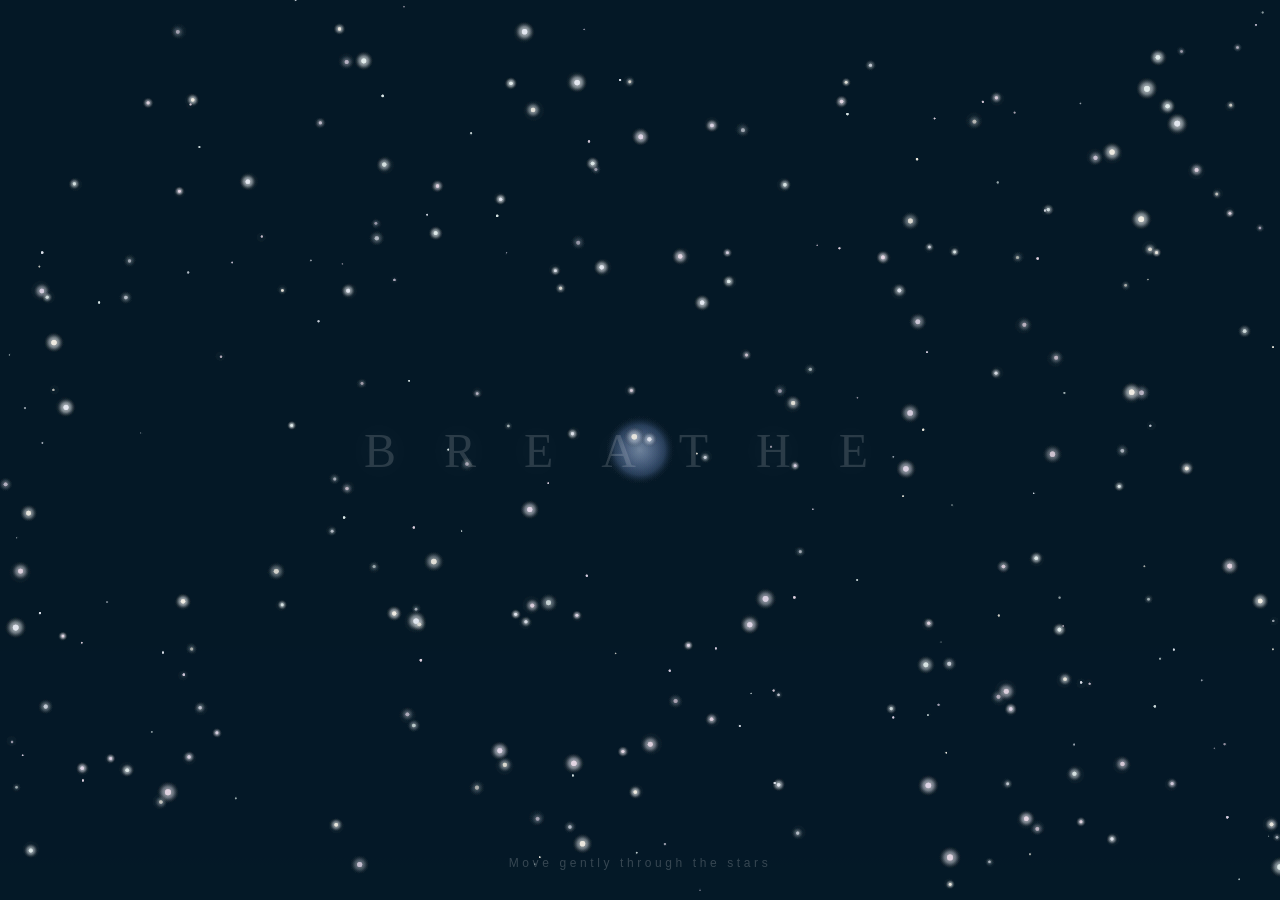
<file: web/starfield.html>
<!DOCTYPE html>
<html lang="en">
<head>
    <meta charset="UTF-8">
    <meta name="viewport" content="width=device-width, initial-scale=1.0">
    <title>Calming Starfield</title>
    <style>
        * {
            margin: 0;
            padding: 0;
            box-sizing: border-box;
        }

        body {
            overflow: hidden;
            background: linear-gradient(to bottom, #0d1b2a 0%, #1b263b 50%, #415a77 100%);
            min-height: 100vh;
        }

        canvas {
            display: block;
            position: fixed;
            top: 0;
            left: 0;
        }

        .title {
            position: fixed;
            top: 50%;
            left: 50%;
            transform: translate(-50%, -50%);
            color: rgba(255, 255, 255, 0.15);
            font-family: 'Georgia', serif;
            font-size: 3rem;
            font-weight: 300;
            letter-spacing: 1em;
            text-transform: uppercase;
            pointer-events: none;
            z-index: 1;
            text-shadow: 0 0 30px rgba(255, 255, 255, 0.1);
            transition: opacity 0.5s ease;
        }

        .hint {
            position: fixed;
            bottom: 30px;
            left: 50%;
            transform: translateX(-50%);
            color: rgba(255, 255, 255, 0.2);
            font-family: 'Arial', sans-serif;
            font-size: 0.75rem;
            letter-spacing: 0.3em;
            pointer-events: none;
            z-index: 1;
            transition: opacity 0.5s ease;
        }

        .hint.hidden {
            opacity: 0;
        }
    </style>
</head>
<body>
    <canvas id="starfield"></canvas>
    <div class="title">Breathe</div>
    <div class="hint">Move gently through the stars</div>

    <script>
        const canvas = document.getElementById('starfield');
        const ctx = canvas.getContext('2d');
        const title = document.querySelector('.title');
        const hint = document.querySelector('.hint');

        let width = canvas.width = window.innerWidth;
        let height = canvas.height = window.innerHeight;

        // Mouse state with smooth interpolation
        const mouse = {
            x: width / 2,
            y: height / 2,
            targetX: width / 2,
            targetY: height / 2,
            vx: 0,
            vy: 0
        };

        // Configuration
        const STAR_COUNT = 300;
        const STAR_LAYERS = 4;
        const TRAIL_POINTS = 20;
        
        const stars = [];
        const trailPoints = [];

        // Color palettes for stars
        const starColors = [
            { h: 220, s: 30, l: 90 },  // Soft blue
            { h: 270, s: 25, l: 85 },  // Lavender
            { h: 180, s: 20, l: 88 },  // Cyan tint
            { h: 300, s: 20, l: 85 },  // Pink tint
            { h: 45, s: 30, l: 90 }    // Warm white
        ];

        class TrailPoint {
            constructor(x, y) {
                this.x = x;
                this.y = y;
                this.alpha = 0;
                this.maxAlpha = 0.03;
                this.size = 0;
            }

            update() {
                this.alpha *= 0.95;
                this.size *= 0.98;
            }

            draw() {
                if (this.alpha < 0.001) return;
                const gradient = ctx.createRadialGradient(
                    this.x, this.y, 0,
                    this.x, this.y, 50 + this.size
                );
                gradient.addColorStop(0, `rgba(200, 220, 255, ${this.alpha})`);
                gradient.addColorStop(1, 'transparent');
                ctx.beginPath();
                ctx.arc(this.x, this.y, 50 + this.size, 0, Math.PI * 2);
                ctx.fillStyle = gradient;
                ctx.fill();
            }
        }

        class Star {
            constructor() {
                this.reset();
                // Spread initially across entire canvas
                this.x = Math.random() * width;
                this.y = Math.random() * height;
            }

            reset() {
                this.x = Math.random() * width;
                this.y = Math.random() * height;
                this.baseSize = Math.random() * 2 + 0.5;
                this.size = this.baseSize;
                this.color = starColors[Math.floor(Math.random() * starColors.length)];
                this.twinkleSpeed = Math.random() * 0.015 + 0.003;
                this.twinklePhase = Math.random() * Math.PI * 2;
                this.parallaxDepth = Math.random() * 0.8 + 0.2;
                this.driftSpeed = (Math.random() - 0.5) * 0.1;
                this.driftAngle = Math.random() * Math.PI * 2;
            }

            update(time) {
                // Calculate mouse influence with smooth easing
                const mouseOffsetX = (mouse.x - width / 2) * this.parallaxDepth;
                const mouseOffsetY = (mouse.y - height / 2) * this.parallaxDepth;
                
                // Slow natural drift
                this.driftAngle += this.driftSpeed * 0.01;
                const driftX = Math.cos(this.driftAngle) * 0.02;
                const driftY = Math.sin(this.driftAngle) * 0.02;

                // Apply movement
                this.x += driftX + mouseOffsetX * 0.002;
                this.y += driftY + mouseOffsetY * 0.002;

                // Wrap around edges smoothly
                const margin = 50;
                if (this.x < -margin) this.x = width + margin;
                if (this.x > width + margin) this.x = -margin;
                if (this.y < -margin) this.y = height + margin;
                if (this.y > height + margin) this.y = -margin;

                // Gentle twinkle
                this.twinklePhase += this.twinkleSpeed;
                const twinkle = Math.sin(this.twinklePhase) * 0.4 + 0.6;
                this.alpha = twinkle;

                // Size pulse
                this.size = this.baseSize * (1 + Math.sin(time * 0.5 + this.twinklePhase) * 0.2);
            }

            draw() {
                // Core star
                ctx.beginPath();
                ctx.arc(this.x, this.y, this.size, 0, Math.PI * 2);
                ctx.fillStyle = `hsla(${this.color.h}, ${this.color.s}%, ${this.color.l}%, ${this.alpha})`;
                ctx.fill();

                // Outer glow for larger stars
                if (this.size > 1.2) {
                    const glowSize = this.size * 4;
                    const gradient = ctx.createRadialGradient(
                        this.x, this.y, 0,
                        this.x, this.y, glowSize
                    );
                    gradient.addColorStop(0, `hsla(${this.color.h}, ${this.color.s}%, ${this.color.l + 5}%, ${this.alpha * 0.3})`);
                    gradient.addColorStop(0.5, `hsla(${this.color.h}, ${this.color.s}%, ${this.color.l + 10}%, ${this.alpha * 0.1})`);
                    gradient.addColorStop(1, 'transparent');
                    ctx.beginPath();
                    ctx.arc(this.x, this.y, glowSize, 0, Math.PI * 2);
                    ctx.fillStyle = gradient;
                    ctx.fill();
                }
            }
        }

        // Breathing circle around mouse
        class BreathCircle {
            constructor() {
                this.x = 0;
                this.y = 0;
                this.radius = 0;
                this.targetRadius = 0;
                this.phase = 0;
            }

            update(time) {
                this.x = mouse.x;
                this.y = mouse.y;
                this.phase += 0.02;
                this.targetRadius = 30 + Math.sin(this.phase) * 10 + Math.sqrt(mouse.vx * mouse.vx + mouse.vy * mouse.vy) * 2;
                this.radius += (this.targetRadius - this.radius) * 0.05;
            }

            draw() {
                const alpha = 0.1 + Math.sin(this.phase) * 0.05;
                const gradient = ctx.createRadialGradient(
                    this.x, this.y, 0,
                    this.x, this.y, this.radius
                );
                gradient.addColorStop(0, `rgba(200, 220, 255, ${alpha})`);
                gradient.addColorStop(0.7, `rgba(150, 180, 255, ${alpha * 0.3})`);
                gradient.addColorStop(1, 'transparent');
                ctx.beginPath();
                ctx.arc(this.x, this.y, this.radius, 0, Math.PI * 2);
                ctx.fillStyle = gradient;
                ctx.fill();
            }
        }

        const breathCircle = new BreathCircle();

        // Initialize stars
        function initStars() {
            stars.length = 0;
            for (let i = 0; i < STAR_COUNT; i++) {
                stars.push(new Star());
            }
        }

        // Initialize trail points
        function initTrail() {
            for (let i = 0; i < TRAIL_POINTS; i++) {
                trailPoints.push(new TrailPoint(width / 2, height / 2));
            }
            trailPoints.forEach(p => {
                p.x = mouse.x;
                p.y = mouse.y;
            });
        }

        // Mouse event listeners
        let hasMoved = false;
        let hideHintTimeout;

        document.addEventListener('mousemove', (e) => {
            mouse.targetX = e.clientX;
            mouse.targetY = e.clientY;
            
            if (!hasMoved) {
                hasMoved = true;
                hint.classList.add('hidden');
                title.style.opacity = '0.3';
            }

            clearTimeout(hideHintTimeout);
            if (e.movementX === 0 && e.movementY === 0) return;
            
            hideHintTimeout = setTimeout(() => {
                hint.classList.remove('hidden');
                title.style.opacity = '0.15';
            }, 2000);

            // Add trail point
            const trailPoint = trailPoints.shift();
            if (trailPoint) {
                trailPoint.x = mouse.x;
                trailPoint.y = mouse.y;
                trailPoint.alpha = trailPoint.maxAlpha;
                trailPoint.size = Math.sqrt(mouse.vx * mouse.vx + mouse.vy * mouse.vy);
                trailPoints.push(trailPoint);
            }
        });

        document.addEventListener('touchmove', (e) => {
            e.preventDefault();
            mouse.targetX = e.touches[0].clientX;
            mouse.targetY = e.touches[0].clientY;
        }, { passive: false });

        // Handle resize
        window.addEventListener('resize', () => {
            width = canvas.width = window.innerWidth;
            height = canvas.height = window.innerHeight;
        });

        // Handle mouse leaving window
        document.addEventListener('mouseleave', () => {
            mouse.targetX = width / 2;
            mouse.targetY = height / 2;
        });

        // Animation loop
        let time = 0;
        function animate() {
            time += 0.016;

            // Smooth mouse interpolation
            mouse.x += (mouse.targetX - mouse.x) * 0.08;
            mouse.y += (mouse.targetY - mouse.y) * 0.08;
            
            // Calculate mouse velocity
            mouse.vx = mouse.targetX - mouse.x;
            mouse.vy = mouse.targetY - mouse.y;

            // Clear with fade effect for trails
            ctx.fillStyle = 'rgba(13, 27, 42, 0.15)';
            ctx.fillRect(0, 0, width, height);

            // Draw trail points
            for (const point of trailPoints) {
                point.update();
                point.draw();
            }

            // Draw breath circle
            breathCircle.update(time);
            breathCircle.draw();

            // Update and draw stars
            for (const star of stars) {
                star.update(time);
                star.draw();
            }

            requestAnimationFrame(animate);
        }

        // Initialize and start
        initStars();
        initTrail();
        animate();
    </script>
</body>
</html>
</file>
<file: web/css/styles.css>
/* Ultimate Defensive Driving School - Modern Redesign */

/* CSS Variables */
:root {
    --primary-color: #2563eb;
    --primary-dark: #1d4ed8;
    --primary-light: #3b82f6;
    --secondary-color: #f59e0b;
    --accent-color: #10b981;
    --dark-color: #1e293b;
    --light-color: #f8fafc;
    --text-color: #334155;
    --text-light: #64748b;
    --white: #ffffff;
    --shadow: 0 4px 6px -1px rgba(0, 0, 0, 0.1), 0 2px 4px -1px rgba(0, 0, 0, 0.06);
    --shadow-lg: 0 10px 15px -3px rgba(0, 0, 0, 0.1), 0 4px 6px -2px rgba(0, 0, 0, 0.05);
    --shadow-xl: 0 20px 25px -5px rgba(0, 0, 0, 0.1), 0 10px 10px -5px rgba(0, 0, 0, 0.04);
    --radius: 12px;
    --radius-lg: 16px;
    --transition: all 0.3s ease;
    --bg-secondary: #f1f5f9;
    --border-color: #e2e8f0;
    --text-dark: #1e293b;
}

/* Reset & Base */
* {
    margin: 0;
    padding: 0;
    box-sizing: border-box;
}

html {
    scroll-behavior: smooth;
}

body {
    font-family: 'Segoe UI', system-ui, -apple-system, sans-serif;
    line-height: 1.7;
    color: var(--text-color);
    background-color: var(--white);
}

.container {
    max-width: 2000px;
    margin: 0 auto;
    padding: 0 24px;
}

a {
    text-decoration: none;
    color: inherit;
    transition: var(--transition);
}

ul {
    list-style: none;
}

img {
    max-width: 100%;
    height: auto;
}

/* Typography */
h1, h2, h3, h4, h5, h6 {
    font-weight: 700;
    color: var(--dark-color);
    line-height: 1.3;
}

h1 { font-size: 3rem; }
h2 { font-size: 2.5rem; }
h3 { font-size: 1.5rem; }
h4 { font-size: 1.25rem; }

.section-title {
    text-align: center;
    margin-bottom: 1rem;
    color: var(--dark-color);
}

.section-subtitle {
    text-align: center;
    color: var(--text-light);
    margin-bottom: 3rem;
    font-size: 1.1rem;
}

/* Buttons */
.btn {
    display: inline-flex;
    align-items: center;
    justify-content: center;
    gap: 8px;
    padding: 14px 28px;
    border-radius: var(--radius);
    font-weight: 600;
    cursor: pointer;
    transition: var(--transition);
    border: none;
    font-size: 1rem;
    font-family: inherit;
}

.btn-primary {
    background-color: var(--primary-color);
    color: var(--white);
}

.btn-primary:hover {
    background-color: var(--primary-dark);
    transform: translateY(-2px);
    box-shadow: var(--shadow-lg);
}

.btn-secondary {
    background-color: var(--secondary-color);
    color: var(--white);
}

.btn-secondary:hover {
    background-color: #d97706;
    transform: translateY(-2px);
}

.btn-outline {
    background-color: transparent;
    border: 2px solid var(--primary-color);
    color: var(--primary-color);
}

.btn-outline:hover {
    background-color: var(--primary-color);
    color: var(--white);
}

.btn-large {
    padding: 14px 24px;
    font-size: 1rem;
    font-weight: 600;
}

.btn-block {
    display: flex;
    width: 100%;
}

.text-center { text-align: center; }

/* Navigation */
.navbar {
    background-color: rgba(255, 255, 255, 0.95);
    backdrop-filter: blur(10px);
    box-shadow: var(--shadow);
    position: fixed;
    width: 100%;
    top: 0;
    z-index: 1000;
    padding: 16px 0;
    transition: var(--transition);
}

.navbar.scrolled {
    padding: 12px 0;
    background-color: rgba(255, 255, 255, 0.98);
}

.navbar .container {
    display: flex;
    justify-content: space-between;
    align-items: center;
}

.logo {
    display: flex;
    align-items: center;
    gap: 12px;
    font-size: 1.5rem;
    font-weight: 700;
    color: var(--dark-color);
}

.logo-image {
    height: 45px;
    width: auto;
    object-fit: contain;
}

.logo-icon {
    width: 45px;
    height: 45px;
    background: linear-gradient(135deg, var(--primary-color), var(--primary-dark));
    border-radius: 10px;
    display: flex;
    align-items: center;
    justify-content: center;
    color: var(--white);
    font-size: 1.5rem;
}

.logo-text {
    color: var(--dark-color);
}

.logo-text span {
    color: var(--primary-color);
}

.footer-logo img {
    height: 50px;
    width: auto;
    border-radius: 10px;
    object-fit: contain;
}

/* Desktop Navigation */
.nav-links {
    display: flex;
    position: static;
    width: auto;
    background: transparent;
    flex-direction: row;
    padding: 0;
    gap: 8px;
    box-shadow: none;
    z-index: auto;
    transform: none;
    transition: none;
    justify-content: center;
    flex: 1;
}

.nav-links a {
    padding: 10px 20px;
    background: transparent;
    border-radius: 8px;
    text-align: center;
    width: auto;
    color: #000000;
    font-weight: 500;
    font-size: 0.95rem;
    transition: var(--transition);
}

.nav-links a:hover,
.nav-links a.active {
    color: #000000;
    background-color: #dbeafe;
}

.nav-links a.active {
    position: relative;
}

.nav-links a.active::after {
    content: '';
    position: absolute;
    bottom: 4px;
    left: 50%;
    transform: translateX(-50%);
    width: 20px;
    height: 3px;
    background-color: var(--primary-color);
    border-radius: 2px;
}

/* Login Button */
.btn-login {
    background-color: #2563eb;
    color: #000000 !important;
    padding: 10px 24px !important;
    border-radius: var(--radius);
    font-weight: 600;
}

.btn-login:hover {
    background-color: #dbeafe;
    transform: translateY(-2px);
}

/* Mobile Menu Button */
.mobile-menu-btn {
    display: none;
    background: none;
    border: none;
    cursor: pointer;
    color: var(--dark-color);
    padding: 8px 12px;
    border-radius: 8px;
    transition: var(--transition);
}

.mobile-menu-btn:hover {
    background: var(--light-color);
}

.mobile-menu-btn span {
    display: block;
    width: 26px;
    height: 3px;
    background: var(--dark-color);
    margin: 5px 0;
    border-radius: 3px;
    transition: var(--transition);
}

.mobile-menu-btn.active span:nth-child(1) {
    transform: rotate(45deg) translate(6px, 6px);
}

.mobile-menu-btn.active span:nth-child(2) {
    opacity: 0;
}

.mobile-menu-btn.active span:nth-child(3) {
    transform: rotate(-45deg) translate(6px, -6px);
}

/* Hero Section */
.hero {
    position: relative;
    min-height: 100vh;
    display: flex;
    align-items: center;
    background: linear-gradient(135deg, var(--dark-color) 0%, #0f172a 100%);
    padding: 120px 0 80px;
    overflow: hidden;
}

.hero::before {
    content: '';
    position: absolute;
    top: 0;
    left: 0;
    right: 0;
    bottom: 0;
    background: url("data:image/svg+xml,%3Csvg width='60' height='60' viewBox='0 0 60 60' xmlns='http://www.w3.org/2000/svg'%3E%3Cg fill='none' fill-rule='evenodd'%3E%3Cg fill='%23ffffff' fill-opacity='0.03'%3E%3Cpath d='M36 34v-4h-2v4h-4v2h4v4h2v-4h4v-2h-4zm0-30V0h-2v4h-4v2h4v4h2V6h4V4h-4zM6 34v-4H4v4H0v2h4v4h2v-4h4v-2H6zM6 4V0H4v4H0v2h4v4h2V6h4V4H6z'/%3E%3C/g%3E%3C/g%3E%3C/svg%3E");
    opacity: 0.5;
}

.hero .container {
    position: relative;
    z-index: 1;
}

.hero-content {
    max-width: 700px;
    color: var(--white);
}

.hero-badge {
    display: inline-flex;
    align-items: center;
    gap: 8px;
    background: rgba(37, 99, 235, 0.2);
    color: var(--primary-light);
    padding: 8px 16px;
    border-radius: 50px;
    font-size: 0.9rem;
    font-weight: 600;
    margin-bottom: 24px;
}

.hero-badge i {
    color: var(--secondary-color);
}

.hero-content h1 {
    font-size: 3.5rem;
    color: var(--white);
    margin-bottom: 24px;
    line-height: 1.2;
}

.hero-content h1 span {
    background: linear-gradient(135deg, var(--primary-light), var(--secondary-color));
    -webkit-background-clip: text;
    -webkit-text-fill-color: transparent;
    background-clip: text;
}

.hero-content p {
    font-size: 1.2rem;
    margin-bottom: 32px;
    opacity: 0.9;
    line-height: 1.8;
}

.hero-buttons {
    display: flex;
    gap: 16px;
    flex-wrap: wrap;
}

.hero-stats {
    display: flex;
    gap: 48px;
    margin-top: 60px;
    padding-top: 40px;
    border-top: 1px solid rgba(255, 255, 255, 0.1);
}

.hero-stat {
    text-align: left;
}

.hero-stat .number {
    font-size: 2.5rem;
    font-weight: 700;
    color: var(--white);
    display: block;
}

.hero-stat .label {
    font-size: 0.95rem;
    color: rgba(255, 255, 255, 0.7);
}

/* Hero Image */
.hero-image {
    position: absolute;
    right: -5%;
    top: 50%;
    transform: translateY(-50%);
    width: 50%;
    max-width: 700px;
}

.hero-image img {
    width: 100%;
    border-radius: var(--radius-lg);
    box-shadow: var(--shadow-xl);
}

/* About Section */
.about {
    padding: 100px 0;
    background-color: var(--white);
}

.about-grid {
    display: grid;
    grid-template-columns: 1fr 1fr;
    gap: 80px;
    align-items: center;
}

.about-image {
    position: relative;
}

.about-image-main {
    width: 100%;
    border-radius: var(--radius-lg);
    box-shadow: var(--shadow-xl);
}

.about-image-overlay {
    position: absolute;
    bottom: -30px;
    right: -30px;
    width: 200px;
    height: 200px;
    background: linear-gradient(135deg, var(--primary-color), var(--primary-dark));
    border-radius: var(--radius);
    display: flex;
    align-items: center;
    justify-content: center;
    color: var(--white);
    font-size: 4rem;
    box-shadow: var(--shadow-lg);
}

.about-content h2 {
    margin-bottom: 24px;
}

.about-content p {
    color: var(--text-light);
    margin-bottom: 20px;
    line-height: 1.8;
}

.about-features {
    display: grid;
    grid-template-columns: 1fr 1fr;
    gap: 20px;
    margin-top: 32px;
}

.about-feature {
    display: flex;
    align-items: flex-start;
    gap: 16px;
    padding: 20px;
    background: var(--light-color);
    border-radius: var(--radius);
    transition: var(--transition);
}

.about-feature:hover {
    transform: translateY(-4px);
    box-shadow: var(--shadow);
}

.about-feature-icon {
    width: 50px;
    height: 50px;
    background: linear-gradient(135deg, var(--primary-color), var(--primary-dark));
    border-radius: 10px;
    display: flex;
    align-items: center;
    justify-content: center;
    color: var(--white);
    font-size: 1.25rem;
    flex-shrink: 0;
}

.about-feature-text h4 {
    margin-bottom: 4px;
    font-size: 1rem;
}

.about-feature-text p {
    font-size: 0.9rem;
    color: var(--text-light);
    margin: 0;
}

/* Services Section */
.services {
    padding: 100px 0;
    background-color: var(--light-color);
}

.services-grid {
    display: grid;
    grid-template-columns: repeat(3, 1fr);
    gap: 30px;
}

.service-card {
    background: var(--white);
    padding: 40px 30px;
    border-radius: var(--radius-lg);
    box-shadow: var(--shadow);
    transition: var(--transition);
    text-align: center;
    position: relative;
    overflow: hidden;
}

.service-card::before {
    content: '';
    position: absolute;
    top: 0;
    left: 0;
    right: 0;
    height: 4px;
    background: linear-gradient(90deg, var(--primary-color), var(--secondary-color));
    transform: scaleX(0);
    transition: var(--transition);
}

.service-card:hover {
    transform: translateY(-8px);
    box-shadow: var(--shadow-xl);
}

.service-card:hover::before {
    transform: scaleX(1);
}

.service-icon {
    width: 80px;
    height: 80px;
    background: linear-gradient(135deg, rgba(37, 99, 235, 0.1), rgba(37, 99, 235, 0.05));
    border-radius: 50%;
    display: flex;
    align-items: center;
    justify-content: center;
    margin: 0 auto 24px;
    transition: var(--transition);
}

.service-icon i {
    font-size: 2rem;
    color: var(--primary-color);
}

.service-card:hover .service-icon {
    background: linear-gradient(135deg, var(--primary-color), var(--primary-dark));
}

.service-card:hover .service-icon i {
    color: var(--white);
}

.service-card h3 {
    margin-bottom: 12px;
    color: var(--dark-color);
}

.service-card p {
    color: var(--text-light);
    font-size: 0.95rem;
    margin-bottom: 20px;
}

.service-link {
    color: var(--primary-color);
    font-weight: 600;
    display: inline-flex;
    align-items: center;
    gap: 8px;
}

.service-link:hover {
    gap: 12px;
}

/* Why Choose Us */
.why-choose-us {
    padding: 100px 0;
    background-color: var(--white);
}

.why-choose-grid {
    display: grid;
    grid-template-columns: repeat(4, 1fr);
    gap: 30px;
}

.why-choose-item {
    text-align: center;
    padding: 30px;
}

.why-choose-icon {
    width: 80px;
    height: 80px;
    background: linear-gradient(135deg, var(--primary-color), var(--primary-dark));
    border-radius: 50%;
    display: flex;
    align-items: center;
    justify-content: center;
    margin: 0 auto 20px;
    color: var(--white);
    font-size: 1.75rem;
    box-shadow: var(--shadow-lg);
}

.why-choose-item h3 {
    margin-bottom: 12px;
    font-size: 1.1rem;
}

.why-choose-item p {
    color: var(--text-light);
    font-size: 0.9rem;
}

/* Testimonials */
.testimonials {
    padding: 100px 0;
    background-color: var(--light-color);
}

.testimonials-grid {
    display: grid;
    grid-template-columns: repeat(3, 1fr);
    gap: 30px;
}

.testimonial-card {
    background: var(--white);
    padding: 32px;
    border-radius: var(--radius-lg);
    box-shadow: var(--shadow);
    transition: var(--transition);
}

.testimonial-card:hover {
    transform: translateY(-4px);
    box-shadow: var(--shadow-lg);
}

.testimonial-rating {
    color: var(--secondary-color);
    margin-bottom: 16px;
    font-size: 1.1rem;
}

.testimonial-text {
    color: var(--text-color);
    font-style: italic;
    margin-bottom: 24px;
    line-height: 1.8;
}

.testimonial-author {
    display: flex;
    align-items: center;
    gap: 16px;
}

.author-avatar {
    width: 50px;
    height: 50px;
    background: linear-gradient(135deg, var(--primary-color), var(--primary-dark));
    border-radius: 50%;
    display: flex;
    align-items: center;
    justify-content: center;
    color: var(--white);
    font-weight: 700;
    font-size: 1.1rem;
}

.author-info strong {
    display: block;
    color: var(--dark-color);
    margin-bottom: 2px;
}

.author-info span {
    font-size: 0.85rem;
    color: var(--text-light);
}

/* Contact Section */
.contact {
    padding: 100px 0;
    background-color: var(--white);
}

.contact-grid {
    display: grid;
    grid-template-columns: 1fr 1fr;
    gap: 60px;
}

.contact-info h2 {
    margin-bottom: 16px;
}

.contact-info > p {
    color: var(--text-light);
    margin-bottom: 32px;
}

.contact-details {
    display: flex;
    flex-direction: column;
    gap: 24px;
}

.contact-item {
    display: flex;
    align-items: flex-start;
    gap: 16px;
}

.contact-item i {
    width: 50px;
    height: 50px;
    background: linear-gradient(135deg, rgba(37, 99, 235, 0.1), rgba(37, 99, 235, 0.05));
    border-radius: 12px;
    display: flex;
    align-items: center;
    justify-content: center;
    color: var(--primary-color);
    font-size: 1.2rem;
    flex-shrink: 0;
}

.contact-item strong {
    display: block;
    color: var(--dark-color);
    margin-bottom: 4px;
}

.contact-item p {
    color: var(--text-light);
    font-size: 0.95rem;
}

/* Contact Form */
.contact-form-wrapper {
    background: var(--light-color);
    padding: 40px;
    border-radius: var(--radius-lg);
}

.contact-form h3 {
    margin-bottom: 24px;
    text-align: center;
}

.form-group {
    margin-bottom: 12px;
}

.form-group label {
    display: block;
    margin-bottom: 6px;
    font-weight: 500;
    color: var(--dark-color);
    font-size: 0.9rem;
}

.form-group input,
.form-group select,
.form-group textarea {
    width: 100%;
    padding: 12px 16px;
    border: 2px solid #e2e8f0;
    border-radius: var(--radius);
    font-size: 0.95rem;
    font-family: inherit;
    transition: var(--transition);
    background: var(--white);
}

.form-group input:focus,
.form-group select:focus,
.form-group textarea:focus {
    outline: none;
    border-color: var(--primary-color);
    box-shadow: 0 0 0 3px rgba(37, 99, 235, 0.1);
}

.form-group textarea {
    resize: vertical;
    min-height: 120px;
}

.form-row {
    display: grid;
    grid-template-columns: 1fr 1fr;
    gap: 20px;
}

/* Enrollment Form Styles */
.enrollment-form-wrapper,
#enrollment-modal .modal-body {
    background: linear-gradient(135deg, #f8fafc 0%, #e2e8f0 100%);
    border-radius: 12px;
    padding: 24px;
    box-shadow: inset 0 1px 3px rgba(0, 0, 0, 0.05);
}

.enrollment-form-section {
    background: #ffffff;
    border-radius: 10px;
    padding: 20px;
    margin-bottom: 20px;
    border: 1px solid #e2e8f0;
    box-shadow: 0 2px 4px rgba(0, 0, 0, 0.04);
}

.enrollment-form-section h4 {
    color: #1e3a5f;
    font-size: 16px;
    font-weight: 600;
    margin-bottom: 4px;
    display: flex;
    align-items: center;
    gap: 8px;
}

.enrollment-form-section h4::before {
    content: '';
    display: inline-block;
    width: 4px;
    height: 16px;
    background: linear-gradient(135deg, var(--primary-color), var(--secondary-color));
    border-radius: 2px;
}

.enrollment-form-section p {
    color: #64748b;
    font-size: 13px;
    margin-bottom: 16px;
}

.enrollment-form-wrapper .form-group input,
.enrollment-form-wrapper .form-group select,
.enrollment-form-wrapper .form-group textarea {
    background: #ffffff;
    border: 2px solid #e2e8f0;
    transition: all 0.3s ease;
}

.enrollment-form-wrapper .form-group input:focus,
.enrollment-form-wrapper .form-group select:focus,
.enrollment-form-wrapper .form-group textarea:focus {
    border-color: var(--primary-color);
    box-shadow: 0 0 0 4px rgba(37, 99, 235, 0.1);
    background: #f8fafc;
}

.enrollment-form-wrapper .form-group input::placeholder {
    color: #94a3b8;
}

/* Footer */
.footer {
    background-color: var(--dark-color);
    color: rgba(255, 255, 255, 0.8);
    padding: 60px 0 30px;
}

.footer-grid {
    display: grid;
    grid-template-columns: 2fr 1fr 1fr 1fr;
    gap: 40px;
    margin-bottom: 40px;
}

.footer-logo {
    display: flex;
    align-items: center;
    gap: 12px;
    margin-bottom: 16px;
}

.footer-logo-icon {
    width: 50px;
    height: 50px;
    background: linear-gradient(135deg, var(--primary-color), var(--primary-light));
    border-radius: 10px;
    display: flex;
    align-items: center;
    justify-content: center;
    color: var(--white);
    font-size: 1.5rem;
    flex-shrink: 0;
}

.footer-logo span {
    font-size: 1.25rem;
    font-weight: 700;
    color: var(--white);
}

.footer-section p {
    font-size: 0.9rem;
    line-height: 1.7;
    margin-bottom: 16px;
}

.footer-section h4 {
    color: var(--white);
    margin-bottom: 20px;
    font-size: 1.1rem;
}

.footer-section ul {
    display: flex;
    flex-direction: column;
    gap: 10px;
}

.footer-section ul a:hover {
    color: var(--primary-light);
}

.social-links {
    display: flex;
    gap: 10px;
    margin-top: 16px;
}

.social-links a {
    width: 40px;
    height: 40px;
    background: rgba(255, 255, 255, 0.1);
    border-radius: 10px;
    display: flex;
    align-items: center;
    justify-content: center;
    color: var(--white);
    transition: var(--transition);
    flex-shrink: 0;
}

.social-links a:hover {
    background: var(--primary-color);
    transform: translateY(-4px);
}

.contact-info-list {
    display: flex;
    flex-direction: column;
    gap: 10px;
}

.contact-info-list li {
    display: flex;
    align-items: flex-start;
    gap: 12px;
    font-size: 0.9rem;
    line-height: 1.5;
}

.contact-info-list i {
    color: var(--primary-light);
    flex-shrink: 0;
    margin-top: 3px;
}

.footer-bottom {
    text-align: center;
    padding-top: 24px;
    border-top: 1px solid rgba(255, 255, 255, 0.1);
}

.footer-bottom p {
    font-size: 0.85rem;
    color: rgba(255, 255, 255, 0.6);
}

.footer-bottom .designer {
    margin-top: 6px;
}

.footer-bottom .designer i {
    color: #ef4444;
}

/* Course Cards */
.course-card {
    background: var(--white);
    border-radius: var(--radius-lg);
    overflow: visible;
    box-shadow: var(--shadow);
    transition: var(--transition);
    position: relative;
}

.course-card:hover {
    transform: translateY(-8px);
    box-shadow: var(--shadow-xl);
}

.course-image {
    height: 200px;
    background: linear-gradient(135deg, var(--primary-color), var(--primary-dark));
    display: flex;
    align-items: center;
    justify-content: center;
    position: relative;
    overflow: hidden;
}

.course-image::before {
    content: '';
    position: absolute;
    top: -50%;
    left: -50%;
    width: 200%;
    height: 200%;
    background: radial-gradient(circle, rgba(255,255,255,0.1) 0%, transparent 60%);
}

.course-image i {
    font-size: 4rem;
    color: var(--white);
    position: relative;
    z-index: 1;
}

.course-content {
    padding: 24px;
}

.course-content h3 {
    margin-bottom: 12px;
    color: var(--dark-color);
}

.course-content p {
    color: var(--text-light);
    font-size: 0.95rem;
    margin-bottom: 16px;
    line-height: 1.6;
}

.course-meta {
    display: flex;
    justify-content: space-between;
    align-items: center;
    margin-bottom: 20px;
    padding-bottom: 16px;
    border-bottom: 1px solid #e2e8f0;
}

.course-duration {
    color: var(--text-light);
    font-size: 0.9rem;
    display: flex;
    align-items: center;
    gap: 6px;
}

.course-duration i {
    color: var(--primary-color);
}

.course-price {
    font-size: 1.5rem;
    font-weight: 700;
    color: var(--primary-color);
}

/* Dashboard */
.dashboard {
    padding: 100px 0 60px;
    background-color: var(--light-color);
    min-height: 100vh;
}

.dashboard-header {
    margin-bottom: 40px;
}

.dashboard-header h1 {
    margin-bottom: 8px;
}

.dashboard-header p {
    color: var(--text-light);
}

.dashboard-grid {
    display: grid;
    grid-template-columns: 280px 1fr;
    gap: 40px;
}

.sidebar {
    background: var(--white);
    border-radius: var(--radius-lg);
    padding: 24px;
    box-shadow: var(--shadow);
    height: fit-content;
    position: sticky;
    top: 100px;
}

.sidebar-menu {
    display: flex;
    flex-direction: column;
    gap: 8px;
}

.sidebar-menu a {
    display: flex;
    align-items: center;
    gap: 12px;
    padding: 14px 16px;
    border-radius: var(--radius);
    color: var(--text-color);
    font-weight: 500;
    transition: var(--transition);
}

.sidebar-menu a:hover,
.sidebar-menu a.active {
    background: rgba(37, 99, 235, 0.1);
    color: var(--primary-color);
}

.sidebar-menu a.active {
    background: var(--primary-color);
    color: var(--white);
}

.dashboard-content {
    background: var(--white);
    border-radius: var(--radius-lg);
    padding: 32px;
    box-shadow: var(--shadow);
}

.stats-grid {
    display: grid;
    grid-template-columns: repeat(3, 1fr);
    gap: 24px;
    margin-bottom: 40px;
}

.stat-card {
    background: linear-gradient(135deg, var(--primary-color), var(--primary-dark));
    color: var(--white);
    padding: 24px;
    border-radius: var(--radius);
    text-align: center;
}

.stat-card h3 {
    font-size: 2rem;
    color: var(--white);
    margin-bottom: 8px;
}

.stat-card p {
    opacity: 0.9;
    font-size: 0.95rem;
}

/* Applications Table */
.applications-table {
    width: 100%;
    border-collapse: collapse;
}

.applications-table th,
.applications-table td {
    padding: 16px;
    text-align: left;
    border-bottom: 1px solid #e2e8f0;
}

.applications-table th {
    background: var(--light-color);
    font-weight: 600;
    color: var(--dark-color);
}

.applications-table tr:hover {
    background: var(--light-color);
}

/* Status Badge */
.status-badge {
    display: inline-block;
    padding: 6px 14px;
    border-radius: 50px;
    font-size: 0.85rem;
    font-weight: 600;
}

.status-pending {
    background: #fef3c7;
    color: #92400e;
}

.status-approved {
    background: #d1fae5;
    color: #065f46;
}

.status-rejected {
    background: #fee2e2;
    color: #991b1b;
}

.status-active {
    background: #dbeafe;
    color: #1e40af;
}

/* Course Latest Badge */
.course-badge {
    position: absolute;
    top: 15px;
    right: 15px;
    background: linear-gradient(135deg, #667eea 0%, #764ba2 100%);
    color: white;
    padding: 6px 14px;
    border-radius: 50px;
    font-size: 0.75rem;
    font-weight: 700;
    text-transform: uppercase;
    letter-spacing: 0.5px;
    z-index: 10;
    box-shadow: 0 2px 8px rgba(102, 126, 234, 0.4);
}

.course-card {
    position: relative;
}

/* Auth Forms */
.auth-section {
    padding: 120px 0 60px;
    min-height: 105vh;
    background: linear-gradient(135deg, var(--dark-color) 0%, #0f172a 100%);
    display: flex;
    align-items: center;
}

.auth-wrapper {
    display: flex;
    justify-content: center;
    max-width: 1800px;
    margin: 0 auto;
}

.auth-card {
    background: var(--white);
    border-radius: var(--radius-lg);
    box-shadow: var(--shadow-xl);
    padding: 24px 32px;
    width: 100%;
}

.auth-header {
    text-align: center;
    margin-bottom: 16px;
}

.auth-logo {
    width: 60px;
    height: 60px;
    background: linear-gradient(135deg, var(--primary-color), var(--primary-dark));
    border-radius: 50%;
    display: flex;
    align-items: center;
    justify-content: center;
    margin: 0 auto 12px;
    box-shadow: 0 4px 8px rgba(37, 99, 235, 0.2);
}

.auth-logo i {
    font-size: 1.5rem;
    color: var(--white);
}

.auth-header h2 {
    font-size: 1.5rem;
    margin-bottom: 4px;
}

.auth-header p {
    font-size: 0.9rem;
    color: var(--text-light);
}

.input-wrapper {
    position: relative;
}

.input-wrapper i {
    position: absolute;
    left: 16px;
    top: 50%;
    transform: translateY(-50%);
    color: var(--text-light);
}

.input-wrapper input {
    padding-left: 48px;
}

.form-actions {
    display: flex;
    justify-content: space-between;
    align-items: center;
    margin-bottom: 12px;
}

.checkbox-label {
    display: flex;
    align-items: center;
    gap: 8px;
    cursor: pointer;
    color: var(--text-light);
    font-size: 0.85rem;
}

.checkbox-label input {
    width: 16px;
    height: 16px;
    accent-color: var(--primary-color);
}

.forgot-password {
    color: var(--primary-color);
    font-size: 0.85rem;
    font-weight: 500;
}

.auth-divider {
    display: flex;
    align-items: center;
    margin: 16px 0;
}

.auth-divider::before,
.auth-divider::after {
    content: '';
    flex: 1;
    height: 1px;
    background: #e2e8f0;
}

.auth-divider span {
    padding: 0 12px;
    color: var(--text-light);
    font-size: 0.85rem;
}

.social-login {
    display: grid;
    grid-template-columns: 1fr 1fr;
    gap: 12px;
    margin-bottom: 16px;
}

.social-btn {
    display: flex;
    align-items: center;
    justify-content: center;
    gap: 8px;
    padding: 10px 16px;
    border: 2px solid #e2e8f0;
    border-radius: var(--radius);
    background: var(--white);
    cursor: pointer;
    font-size: 0.9rem;
    font-weight: 500;
    transition: var(--transition);
}

.social-btn:hover {
    border-color: var(--primary-color);
    background: var(--light-color);
}

.auth-footer {
    text-align: center;
    margin-top: 16px;
    padding-top: 16px;
    border-top: 1px solid #e2e8f0;
    font-size: 0.9rem;
}

.auth-footer p {
    color: var(--text-light);
}

.auth-footer a {
    color: var(--primary-color);
    font-weight: 600;
}

/* Alert Messages */
.alert {
    padding: 14px 20px;
    border-radius: var(--radius);
    margin-bottom: 20px;
    font-weight: 500;
}

.alert-success {
    background-color: #d1fae5;
    color: #065f46;
    border: 1px solid #a7f3d0;
}

.alert-error {
    background-color: #fee2e2;
    color: #991b1b;
    border: 1px solid #fecaca;
}

.alert-info {
    background-color: #dbeafe;
    color: #1e40af;
    border: 1px solid #bfdbfe;
}

/* Course Loader */
.course-loader {
    width: 40px;
    height: 40px;
    border: 4px solid #e2e8f0;
    border-top-color: var(--primary-color);
    border-radius: 50%;
    animation: spin 1s linear infinite;
    margin: 0 auto 16px;
}

@keyframes spin {
    to { transform: rotate(360deg); }
}

/* Mobile Responsive */
@media (max-width: 1024px) {
    .hero-content h1 {
        font-size: 2.75rem;
    }
    
    .hero-image {
        display: none;
    }
    
    .about-grid,
    .contact-grid {
        grid-template-columns: 1fr;
        gap: 40px;
    }
    
    .services-grid {
        grid-template-columns: repeat(2, 1fr);
    }
    
    .why-choose-grid {
        grid-template-columns: repeat(2, 1fr);
    }
    
    .testimonials-grid {
        grid-template-columns: 1fr;
    }
    
    .footer-grid {
        grid-template-columns: repeat(2, 1fr);
        gap: 30px;
    }
    
    .footer-logo {
        grid-column: 1 / -1;
    }
    
    .footer-section {
        min-width: 0;
    }
    
    .dashboard-grid {
        grid-template-columns: 1fr;
    }
    
    .sidebar {
        position: static;
    }
}

/* Desktop Dashboard Layout */
@media (min-width: 769px) {
    .dashboard-grid {
        grid-template-columns: 280px 1fr;
        gap: 40px;
    }
    
    .sidebar {
        background: var(--white);
        border-radius: var(--radius-lg);
        padding: 24px;
        box-shadow: var(--shadow);
        height: fit-content;
        position: sticky;
        top: 100px;
    }
}

@media (max-width: 768px) {
    .nav-links {
        display: none;
        position: fixed;
        top: 70px;
        left: 0;
        transform: none;
        width: 100%;
        max-width: 100%;
        background: var(--white);
        flex-direction: column;
        padding: 30px;
        gap: 16px;
        box-shadow: var(--shadow-xl);
        z-index: 999;
        border-radius: 0;
        margin: 0;
    }
    
    .nav-links.mobile-open {
        display: flex;
    }
    
    .nav-links a {
        display: flex;
        align-items: center;
        justify-content: center;
        padding: 18px 28px;
        background: #1e3a8a;
        color: #ffffff;
        border-radius: var(--radius);
        text-align: center;
        width: 100%;
        font-size: 18px;
        font-weight: 600;
        transition: all 0.2s ease;
        box-shadow: 0 2px 4px rgba(0, 0, 0, 0.1);
        margin: 4px 0;
    }
    
    .nav-links a:hover,
    .nav-links a.active {
        background: #dbeafe;
        color: #000000;
        transform: translateY(-1px);
        box-shadow: 0 4px 8px rgba(0, 0, 0, 0.15);
    }
    
    .mobile-menu-btn {
        display: block;
    }
    
    .hero {
        padding: 100px 0 60px;
    }
    
    .hero-content h1 {
        font-size: 2.25rem;
    }
    
    .hero-stats {
        flex-direction: column;
        gap: 24px;
    }
    
    .hero-buttons {
        flex-direction: column;
        align-items: flex-start;
    }
    
    .hero-buttons .btn {
        width: 100%;
    }
    
    .services-grid,
    .why-choose-grid {
        grid-template-columns: 1fr;
    }
    
    /* Admin Panel Mobile Styles */
    .dashboard-grid {
        grid-template-columns: 1fr;
    }
    
    .sidebar {
        position: fixed;
        left: -280px;
        top: 0;
        height: 100vh;
        width: 280px;
        z-index: 1001;
        transition: left 0.3s ease;
        box-shadow: var(--shadow-xl);
    }
    
    .sidebar.mobile-open {
        left: 0;
    }
    
    .sidebar-overlay {
        display: none;
        position: fixed;
        top: 0;
        left: 0;
        width: 100%;
        height: 100%;
        background: rgba(0, 0, 0, 0.5);
        z-index: 1000;
    }
    
    .sidebar-overlay.active {
        display: block;
    }
    
    .sidebar-menu {
        flex-direction: column;
        padding: 20px;
    }
    
    .sidebar-menu a {
        padding: 14px 20px;
        font-size: 1rem;
    }
    
    .admin-header {
        flex-direction: column;
        gap: 16px;
        padding: 16px;
    }
    
    .admin-header h1 {
        font-size: 1.5rem;
    }
    
    .admin-header-actions {
        width: 100%;
        justify-content: space-between;
    }
    
    .admin-section {
        padding: 20px 16px;
    }
    
    .form-row {
        flex-direction: column;
        gap: 16px;
    }
    
    .form-row .form-group {
        width: 100%;
    }
    
    .form-group {
        margin-bottom: 16px;
    }
    
    /* Modal Base Styles */
    .modal {
        display: none;
        position: fixed;
        z-index: 1000;
        left: 0;
        top: 0;
        width: 100%;
        height: 100%;
        background-color: rgba(0, 0, 0, 0.5);
        overflow: auto;
        opacity: 0;
        transition: opacity 0.3s ease;
    }
    
    .modal.show {
        display: flex !important;
        align-items: center;
        justify-content: center;
        opacity: 1;
    }
    
    .modal.show .modal-content {
        display: block !important;
    }
    
    .modal-content {
        width: 95%;
        max-width: 95%;
        margin: 5vh auto;
        padding: 20px;
        position: relative;
        background-color: #fff;
        border-radius: 8px;
        box-shadow: 0 4px 20px rgba(0, 0, 0, 0.15);
    }
    
    #course-modal-content {
        background-color: #fff;
        padding: 20px;
        border-radius: 8px;
    }
    
    .modal-header {
        padding: 16px 20px;
        display: flex;
        justify-content: space-between;
        align-items: center;
    }
    
    .modal-close {
        background: none;
        border: none;
        font-size: 24px;
        cursor: pointer;
        color: #666;
        padding: 0;
        line-height: 1;
    }
    
    .modal-close:hover {
        color: #333;
    }
    
    .modal-body {
        padding: 20px;
        max-height: 60vh;
        overflow-y: auto;
    }
    
    /* Read-only field styling */
    .readonly-field {
        background-color: #f3f4f6 !important;
        color: #6b7280 !important;
        cursor: not-allowed !important;
        border-color: #d1d5db !important;
    }
    
    .stats-grid {
        grid-template-columns: repeat(2, 1fr);
        gap: 12px;
    }
    
    .stat-card {
        padding: 16px;
    }
    
    .stat-card .number {
        font-size: 1.5rem;
    }
    
    .data-table {
        display: block;
        overflow-x: auto;
    }
    
    .data-table table {
        min-width: 600px;
    }
    
    .data-table th,
    .data-table td {
        padding: 12px 8px;
        font-size: 0.875rem;
    }
    
    .table-actions {
        flex-direction: column;
        gap: 8px;
    }
    
    .btn {
        padding: 12px 20px;
        font-size: 0.9rem;
    }
    
    .btn-sm {
        padding: 8px 12px;
        font-size: 0.8rem;
    }
    
    .filter-bar {
        flex-direction: column;
        gap: 12px;
    }
    
    .filter-bar select,
    .filter-bar input {
        width: 100%;
    }
    
    .search-box {
        width: 100%;
    }
    
    .search-box input {
        width: 100%;
    }
    
    .header-actions {
        flex-wrap: wrap;
        gap: 8px;
    }
    
    .footer-grid {
        grid-template-columns: 1fr;
        gap: 28px;
    }
    
    .footer {
        padding: 48px 0 24px;
    }
    
    .footer-logo {
        flex-direction: row;
        justify-content: flex-start;
    }
    
    .footer-section p {
        font-size: 0.9rem;
    }
    
    .social-links {
        justify-content: flex-start;
    }
    
    .footer-bottom {
        padding-top: 20px;
    }
    
    .form-row {
        grid-template-columns: 1fr;
    }
    
    .stats-grid {
        grid-template-columns: 1fr;
    }
    
    .auth-card {
        padding: 32px 24px;
    }
    
    .social-login {
        grid-template-columns: 1fr;
    }
    
    .about-features {
        grid-template-columns: 1fr;
    }
    
    .about-image-overlay {
        width: 120px;
        height: 120px;
        font-size: 2.5rem;
        bottom: -20px;
        right: -20px;
    }
}

@media (max-width: 480px) {
    h1 { font-size: 1.75rem; }
    h2 { font-size: 1.5rem; }
    h3 { font-size: 1.25rem; }
    
    .container {
        padding: 0 12px;
    }
    
    .hero-content h1 {
        font-size: 1.5rem;
    }
    
    .hero-stat .number {
        font-size: 1.75rem;
    }
    
    .section-title {
        font-size: 1.25rem;
    }
    
    .service-card,
    .contact-form-wrapper {
        padding: 16px;
    }
    
    .auth-card {
        padding: 20px 16px;
    }
    
    .footer-grid {
        grid-template-columns: 1fr;
        gap: 20px;
    }
    
    .footer {
        padding: 28px 0 16px;
    }
    
    .footer-logo {
        flex-direction: row;
        justify-content: flex-start;
        margin-bottom: 8px;
    }
    
    .footer-logo-icon {
        width: 36px;
        height: 36px;
        font-size: 1rem;
    }
    
    .footer-logo span {
        font-size: 0.9rem;
    }
    
    .footer-section h4 {
        font-size: 0.9rem;
        margin-bottom: 10px;
    }
    
    .footer-section p {
        font-size: 0.8rem;
        line-height: 1.4;
        margin-bottom: 10px;
    }
    
    .social-links {
        gap: 6px;
        margin-top: 10px;
    }
    
    .social-links a {
        width: 32px;
        height: 32px;
        font-size: 0.8rem;
    }
    
    .contact-info-list li {
        font-size: 0.75rem;
        gap: 6px;
    }
    
    .footer-bottom {
        padding-top: 12px;
    }
    
    .footer-bottom p {
        font-size: 0.7rem;
    }
    
    /* Extra Small Mobile Admin Styles */
    .admin-header {
        padding: 12px;
    }
    
    .admin-header h1 {
        font-size: 1.25rem;
    }
    
    .admin-section {
        padding: 16px 12px;
    }
    
    .stats-grid {
        grid-template-columns: 1fr 1fr;
        gap: 10px;
    }
    
    .stat-card {
        padding: 12px;
    }
    
    .stat-card .number {
        font-size: 1.25rem;
    }
    
    .stat-card .label {
        font-size: 0.75rem;
    }
    
    .form-group {
        margin-bottom: 12px;
    }
    
    .form-group label {
        font-size: 0.875rem;
        margin-bottom: 6px;
    }
    
    .form-group input,
    .form-group select,
    .form-group textarea {
        padding: 10px 12px;
        font-size: 0.9rem;
    }
    
    .modal-content {
        width: 98%;
        margin: 10px auto;
        padding: 16px;
    }
    
    .modal-header {
        padding: 12px 16px;
    }
    
    .modal-header h3 {
        font-size: 1.1rem;
    }
    
    .modal-body {
        padding: 16px;
        max-height: 55vh;
    }
    
    .modal-footer {
        padding: 12px 16px;
        flex-direction: column;
        gap: 10px;
    }
    
    .modal-footer .btn {
        width: 100%;
    }
    
    .data-table th,
    .data-table td {
        padding: 10px 6px;
        font-size: 0.8rem;
    }
    
    .btn {
        padding: 10px 16px;
        font-size: 0.85rem;
    }
    
    .btn-sm {
        padding: 6px 10px;
        font-size: 0.75rem;
    }
    
    .filter-bar {
        gap: 10px;
    }
    
    .search-box {
        width: 100%;
    }
    
    .search-box input {
        padding: 10px 12px;
        font-size: 0.9rem;
    }
    
    .header-actions {
        gap: 6px;
    }
    
    .header-actions .btn {
        padding: 8px 12px;
        font-size: 0.8rem;
    }
    
    .course-card {
        padding: 16px;
    }
    
    .course-card h3 {
        font-size: 1rem;
    }
    
    .course-card p {
        font-size: 0.85rem;
    }
    
    .course-price {
        font-size: 1.1rem;
    }
    
    .course-duration {
        font-size: 0.85rem;
    }
    
    .badge {
        padding: 4px 8px;
        font-size: 0.7rem;
    }
    
    .alert {
        padding: 12px;
        font-size: 0.85rem;
    }
}

/* Toast Notifications */
.toast-container {
    position: fixed;
    top: 20px;
    right: 20px;
    z-index: 10000;
    display: flex;
    flex-direction: column;
    gap: 10px;
    max-width: 400px;
}

.toast {
    display: flex;
    align-items: center;
    gap: 12px;
    padding: 14px 20px;
    background: var(--white);
    border-radius: var(--radius);
    box-shadow: var(--shadow-lg);
    animation: slideIn 0.3s ease;
    border-left: 4px solid var(--primary-color);
}

.toast-success {
    border-left-color: #10b981;
}

.toast-error {
    border-left-color: #ef4444;
}

.toast-warning {
    border-left-color: #f59e0b;
}

.toast-info {
    border-left-color: #3b82f6;
}

.toast-icon {
    font-size: 1.2rem;
    width: 28px;
    height: 28px;
    display: flex;
    align-items: center;
    justify-content: center;
    border-radius: 50%;
    flex-shrink: 0;
}

.toast-success .toast-icon {
    background: #dcfce7;
    color: #10b981;
}

.toast-error .toast-icon {
    background: #fee2e2;
    color: #ef4444;
}

.toast-warning .toast-icon {
    background: #fef3c7;
    color: #f59e0b;
}

.toast-info .toast-icon {
    background: #dbeafe;
    color: #3b82f6;
}

.toast-message {
    flex: 1;
    font-size: 0.95rem;
    color: var(--text-color);
}

.toast-close {
    background: none;
    border: none;
    font-size: 1.25rem;
    color: var(--text-light);
    cursor: pointer;
    padding: 4px;
    line-height: 1;
    transition: color 0.2s;
}

.toast-close:hover {
    color: var(--text-color);
}

@keyframes slideIn {
    from {
        transform: translateX(100%);
        opacity: 0;
    }
    to {
        transform: translateX(0);
        opacity: 1;
    }
}

@keyframes slideOut {
    from {
        transform: translateX(0);
        opacity: 1;
    }
    to {
        transform: translateX(100%);
        opacity: 0;
    }
}
</file>
